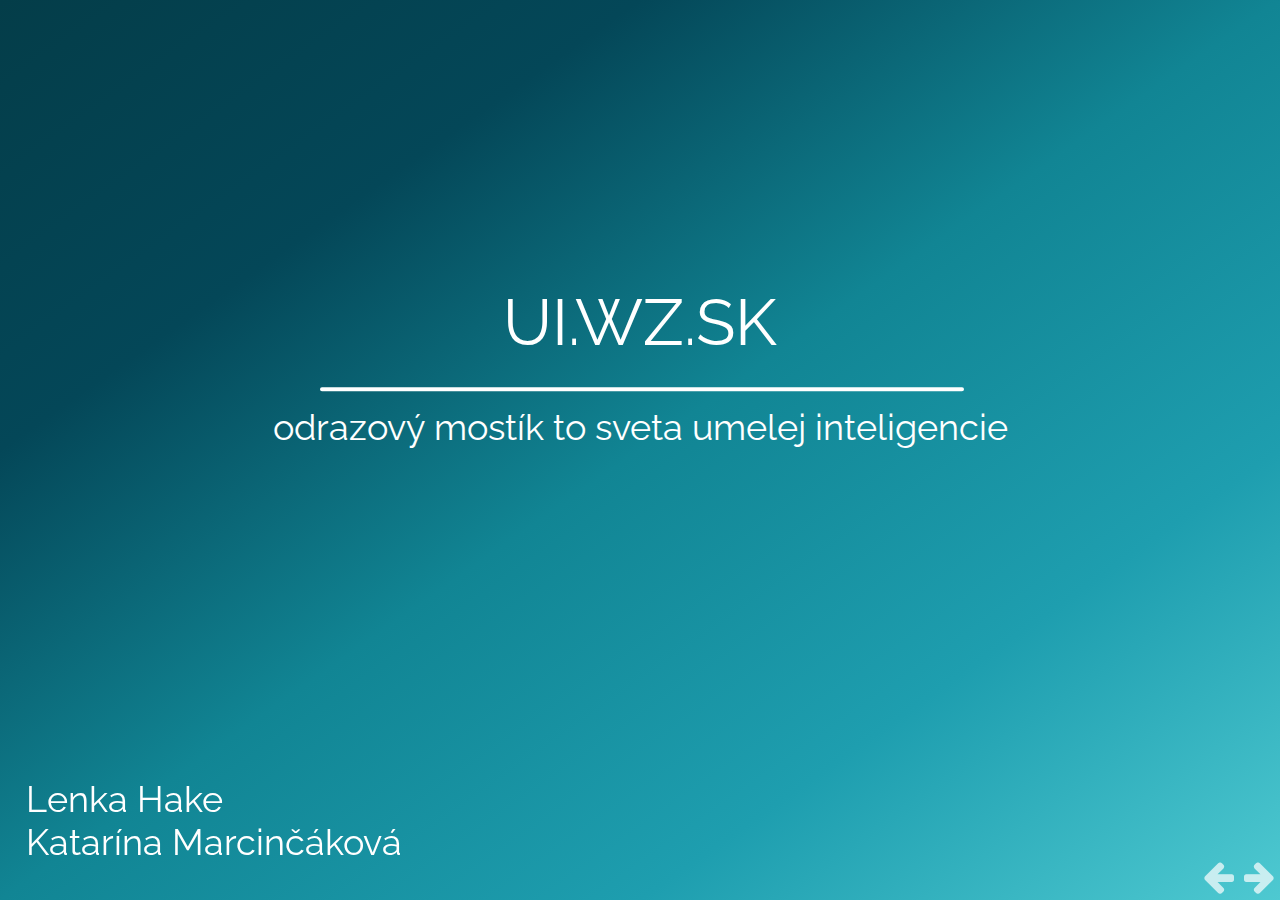
<file: presentation/index.html>
<!DOCTYPE html>
<html>
    <head>
        <title>AI - web</title>
        <meta charset="UTF-8">
        <meta name="viewport" content="width=device-width, initial-scale=1">
        <link rel="stylesheet" href="https://www.w3schools.com/w3css/4/w3.css">
        <link rel="stylesheet" href="https://fonts.googleapis.com/css?family=Raleway">
        <link rel="stylesheet" href="https://cdnjs.cloudflare.com/ajax/libs/font-awesome/4.7.0/css/font-awesome.min.css">
        <script src="//ajax.googleapis.com/ajax/libs/jquery/1.9.1/jquery.min.js"></script>
        <link href="style.css" rel="stylesheet">
    </head>
    <body onkeydown="myFunction(event)">

        <div class="content shown">
            <div class="title"> 
                <p class="titleText">UI.WZ.SK</p> <br>
                <hr>
                <p>odrazový mostík to sveta umelej inteligencie</p> 
            </div>
            <p class="author">
                Lenka Hake <br>
                Katarína Marcinčáková
            </p>
        </div>

        <div class="content hidden">
            <div class="w3-row w3-center">
                <div class="w3-quater w3-hide-small"> </div>
                <div class="w3-rest">
                    <p class="titleText ttContent">Ciele</p> <br>
                    <hr>
                </div>
                <div class="w3-quater w3-hide-small"> </div>
            </div>
            <div class="w3-row-padding w3-center text">
                <div class="w3-third">
                    <i class="fa fa-desktop w3-margin-bottom w3-jumbo w3-center"></i>
                    <p>Propagovať</p>
                </div>
                <div class="w3-third">
                    <i class="fa fa-heart w3-margin-bottom w3-jumbo"></i>
                    <p>Láska k UI</p>
                </div>
                <div class="w3-third">
                    <i class="fa fa-leanpub w3-margin-bottom w3-jumbo"></i>
                    <p>Vysvetľovať</p>
                </div>
            </div>
        </div>

        <div class="content hidden">
            <div class="w3-row w3-center">
                <div class="w3-quater w3-hide-small"> </div>
                <div class="w3-rest">
                    <p class="titleText ttContent">Nástroje</p> <br>
                    <hr>
                </div>
                <div class="w3-quater w3-hide-small"> </div>
            </div>
            <div class="w3-row-padding w3-center text2">
                <div class="w3-third">
                    <img src="../images/html.png" alt="html logo" class="logo">
                </div>
                <div class="w3-third">
                    <img src="../images/css.png" alt="css logo" class="logo">
                </div>
                <div class="w3-third">
                    <img src="../images/js.png" alt="js logo" class="logo">
                </div>
            </div>
            <div class="w3-row-padding w3-center text2">
                <div class="w3-col s2 m2 l2 padText">a </div>
                <div class="w3-col s3 m3 l3">
                    <img src="../images/Octocat.png" alt="github logo" class="logo">
                </div>
                <div class="w3-col s2 m2 l2 padText">a </div>
                <div class="w3-col s3 m3 l3">
                    <img src="../images/vscode.png" alt="vs code logo" class="logo">
                </div>
                <div class="w3-col s2 m2 l2 padText">a </div>
            </div>
        </div>

        <div class="title">
            <div class="content hidden"> 
                <p class="titleText">Výsledok</p> <br>
                <hr>
            </div>
        </div> 

        <div class="content hidden">
            <div class="w3-row w3-center">
                <div class="w3-quater w3-hide-small"> </div>
                <div class="w3-rest">
                    <p class="titleText ttContent">Plány do budúcna</p> <br>
                    <hr>
                </div>
                <div class="w3-quater w3-hide-small"> </div>
            </div>
            <div class="text2 w3-center">
                <p>
                    <ul>
                        <li>prihlasovanie</li><br>
                        <li>on-line testy</li><br>
                        <li>viac ukážkových kódov</li><br>
                    </ul>
                </p>
            </div>
        </div>

        <div class="content hidden">
            <div class="w3-row w3-center">
                <div class="w3-quater w3-hide-small"> </div>
                <div class="w3-rest">
                    <p class="titleText ttContent">Zhrnutie</p> <br>
                    <hr>
                </div>
                <div class="w3-quater w3-hide-small"> </div>
            </div>
            <div class="text2 w3-center">
                <p>
                    <ul>
                        <li>základné poznatky o AI v slovenskom jazyku</li><br>
                        <li>ľahko dostupný zdroj informácií</li><br>
                        <li>vhodný aj pre úplných nováčikov</li><br>
                        <li>odrazový mostík do sveta umelej inteligencie</li><br>
                    </ul>
                </p>
            </div>
        </div>
 
        <div class="title">
            <div class="content hidden"> 
                <p class="titleText">Ďakujeme za pozornosť</p> <br>
                <hr>
            </div>
        </div> 

        <div class="navbar">
            <i class="fa fa-arrow-right navArrow" aria-hidden="true" onclick="changeSlide(0)"></i>
            <i class="fa fa-arrow-left navArrow" aria-hidden="true" onclick="changeSlide(1)"></i>
        </div>

        <script src="https://ajax.aspnetcdn.com/ajax/jQuery/jquery-3.4.1.min.js"></script>
        <script src="https://github.com/twbs/bootstrap/blob/master/dist/js/bootstrap.bundle.min.js"></script>
        <script src="script.js"></script>
    </body>
</html>
</file>
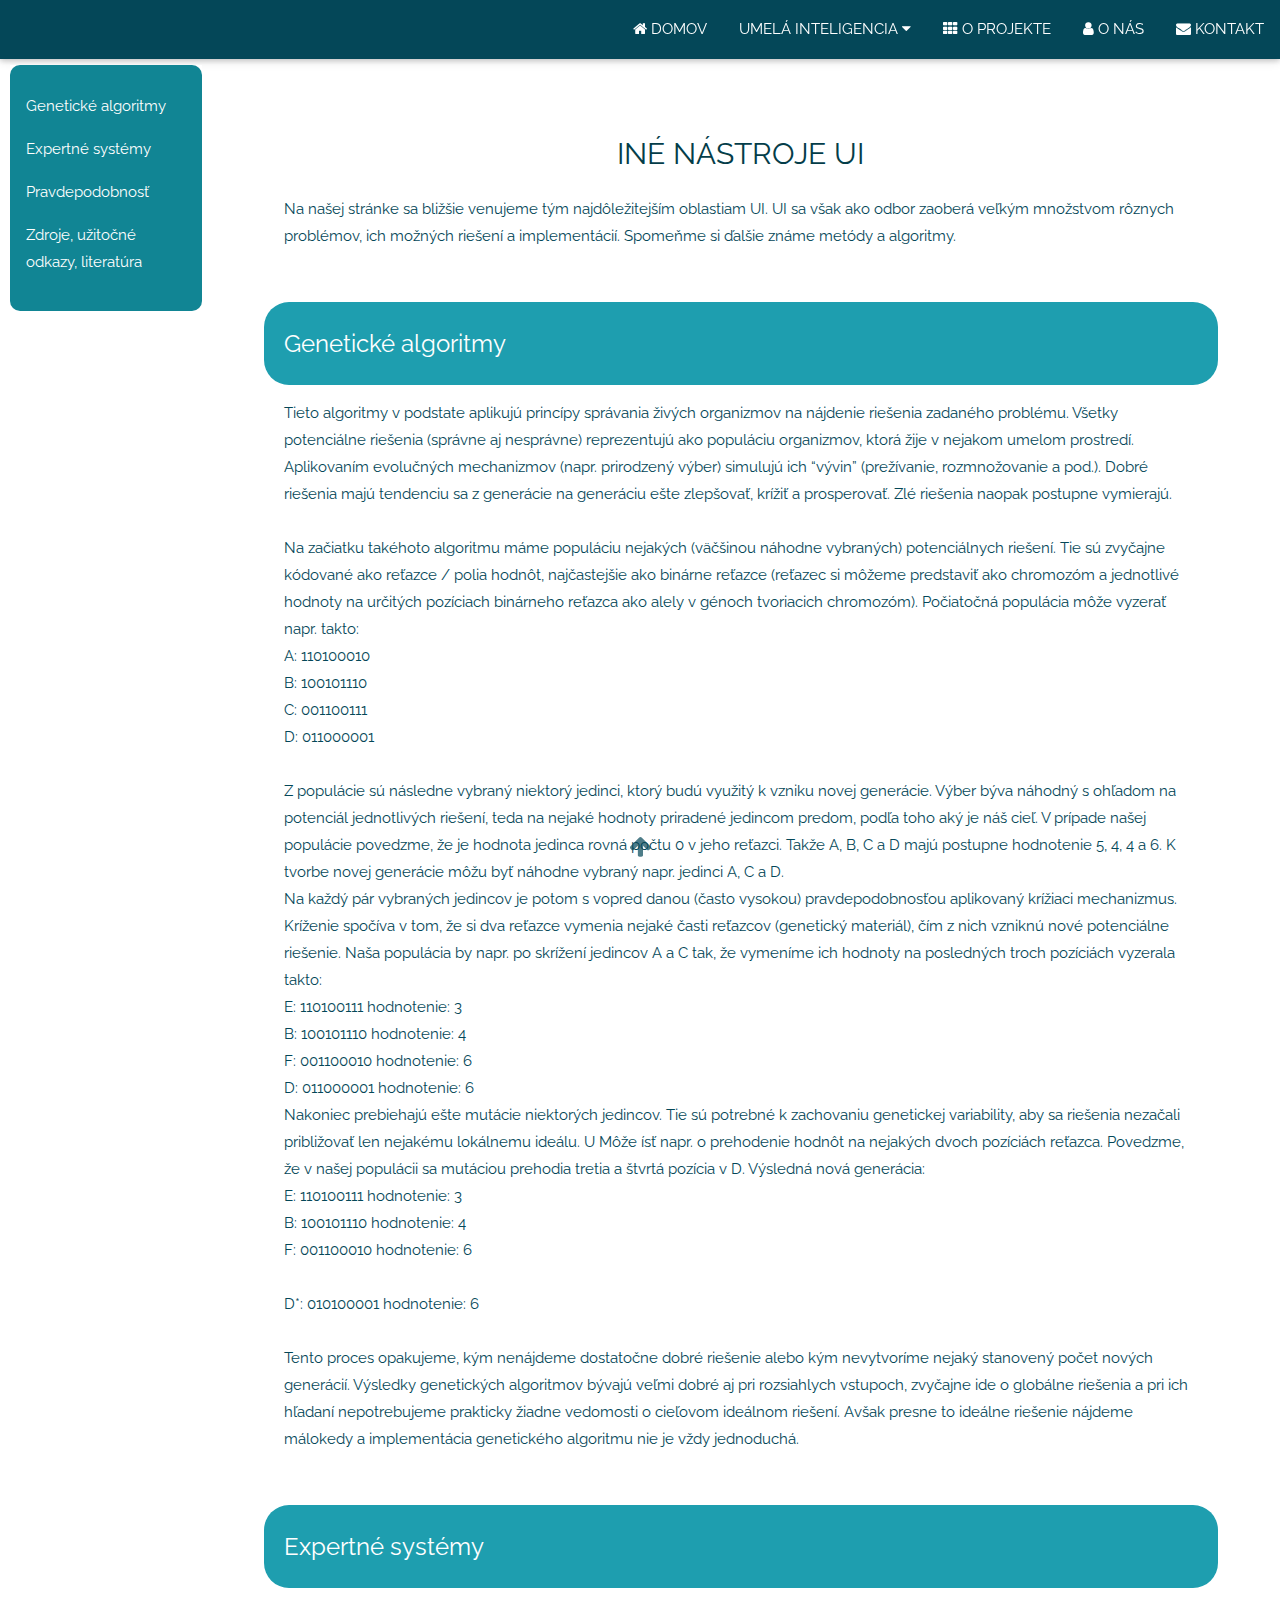
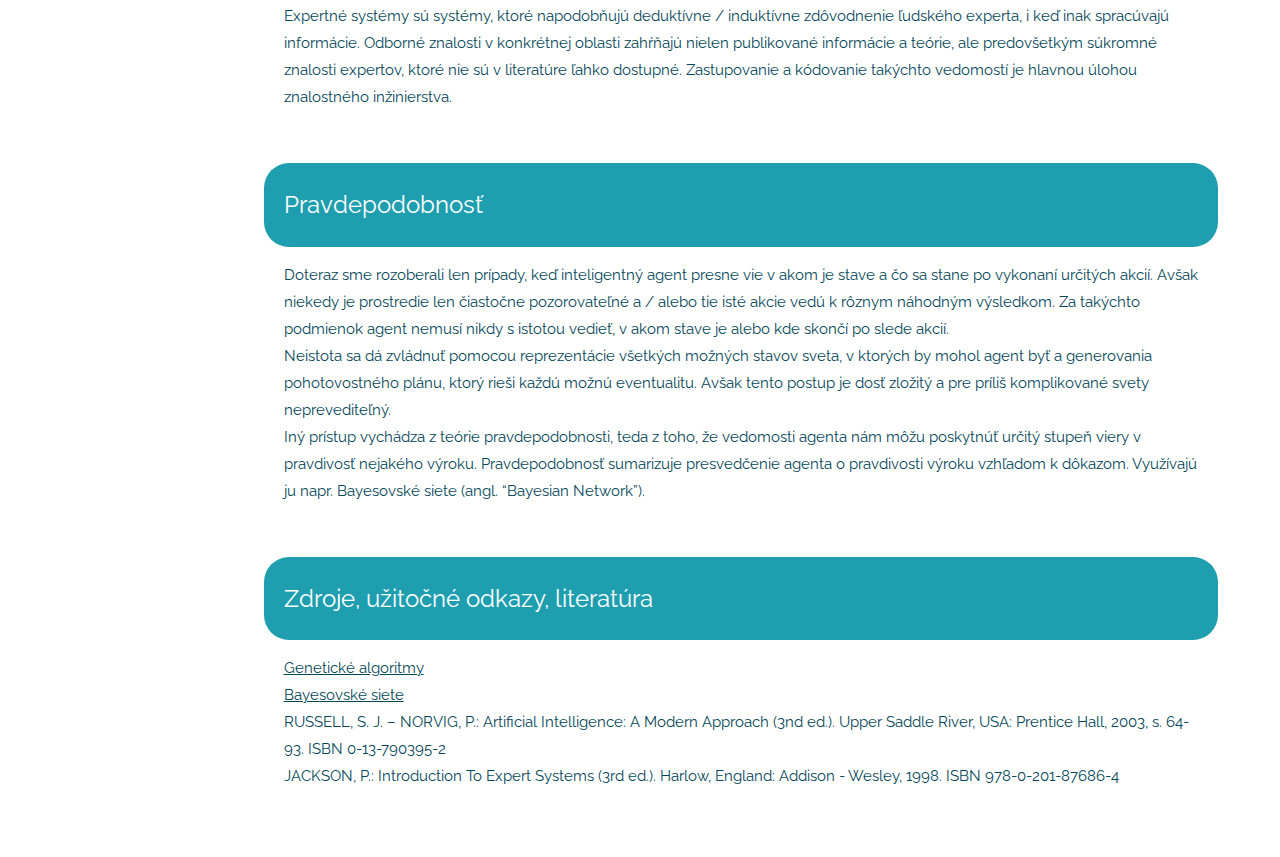
<file: in.html>
<!DOCTYPE html>
<html>
  <title>Umelá inteligencia</title>
  <meta charset="UTF-8">
  <meta name="viewport" content="width=device-width, initial-scale=1">
  <link rel="stylesheet" href="https://www.w3schools.com/w3css/4/w3.css">
  <link rel="stylesheet" href="https://fonts.googleapis.com/css?family=Raleway">
  <link rel="stylesheet" href="https://cdnjs.cloudflare.com/ajax/libs/font-awesome/4.7.0/css/font-awesome.min.css">
  <link href="style.css" rel="stylesheet">

  <body>

    <!-- Navbar (sit on top) -->
    <div class="w3-top">
      <div class="w3-bar bgcol-0 w3-card" id="myNavbar">
        <!-- Right-sided navbar links -->
        <div class="w3-right w3-hide-small w3-hide-medium">
        <a href="index.html#home" class="w3-bar-item w3-button"><i class="fa fa-home"></i> DOMOV</a>
        <div class="w3-dropdown-hover w3-mobile">
          <button class="w3-button">UMELÁ INTELIGENCIA <i class="fa fa-caret-down"></i></button>
          <div class="w3-dropdown-content w3-bar-block scbr">
            <a href="uvod.html" class="w3-bar-item w3-button w3-mobile">Úvod</a>
            <a href="uav.html" class="w3-bar-item w3-button w3-mobile">Úlohy a výzvy</a>
            <a href="sh.html" class="w3-bar-item w3-button w3-mobile">Stručná história</a>
            <a href="nv.html" class="w3-bar-item w3-button w3-mobile">Nástroje - Vyhľadávanie</a>
            <a href="ns.html" class="w3-bar-item w3-button w3-mobile">Nástroje - Strojové učenie a UNS</a>
            <a href="nl.html" class="w3-bar-item w3-button w3-mobile">Nástroje - Logika</a>
            <a href="in.html" class="w3-bar-item w3-button w3-mobile">Iné nástroje UI</a>
          </div>
        </div>
          <a href="index.html#work" class="w3-bar-item w3-button"><i class="fa fa-th"></i> O PROJEKTE</a>
          <a href="index.html#team" class="w3-bar-item w3-button"><i class="fa fa-user"></i> O NÁS</a>
          <a href="index.html#contact" class="w3-bar-item w3-button"><i class="fa fa-envelope"></i> KONTAKT</a>
        </div>
        <!-- Hide right-floated links on small screens and replace them with a menu icon -->

        <a href="javascript:void(0)" class="w3-bar-item w3-button w3-right w3-hide-large" onclick="w3_open()">
          <i class="fa fa-bars"></i>
        </a>
      </div>
    </div>

    <!-- Sidebar on small screens when clicking the menu icon -->
    <nav class="w3-sidebar w3-bar-block w3-black w3-card w3-animate-left w3-hide-large" style="display:none" id="mySidebar">
      <a href="javascript:void(0)" onclick="w3_close()" class="w3-bar-item w3-button w3-large w3-padding-16">Close ×</a>
      <a href="index.html#home" onclick="w3_close()" class="w3-bar-item w3-button">DOMOV</a>
      <div class="w3-dropdown-hover w3-mobile">
        <button class="w3-button">UMELÁ INTELIGENCIA <i class="fa fa-caret-down"></i></button>
        <div class="w3-dropdown-content w3-bar-block scbr">
          <a href="uvod.html" class="w3-bar-item w3-button w3-mobile">Úvod</a>
          <a href="uav.html" class="w3-bar-item w3-button w3-mobile">Úlohy a výzvy</a>
          <a href="sh.html" class="w3-bar-item w3-button w3-mobile">Stručná história</a>
          <a href="nv.html" class="w3-bar-item w3-button w3-mobile">Nástroje - Vyhľadávanie</a>
          <a href="ns.html" class="w3-bar-item w3-button w3-mobile">Nástroje - Strojové učenie a UNS</a>
          <a href="nl.html" class="w3-bar-item w3-button w3-mobile">Nástroje - Logika</a>
          <a href="in.html" class="w3-bar-item w3-button w3-mobile">Iné nástroje UI</a>
        </div>
      </div>
      <a href="index.html#work" onclick="w3_close()" class="w3-bar-item w3-button">O PROJEKTE</a>
      <a href="index.html#team" onclick="w3_close()" class="w3-bar-item w3-button">O NÁS</a>
      <a href="index.html#contact" onclick="w3_close()" class="w3-bar-item w3-button">KONTAKT</a>
    </nav>


    <!-- content -->
         <div id="main">

           <div class="w3-sidebar w3-bar-block" id="nav">
             <div id="sideNav">
               <!-- Navbar (ntb/pc screen) -->
               <div class="w3-hide-small w3-hide-medium">
                 <a href="#ga" class="w3-bar-item w3-button">Genetické algoritmy</a>
                 <a href="#es" class="w3-bar-item w3-button">Expertné systémy</a>
                 <a href="#pr" class="w3-bar-item w3-button">Pravdepodobnosť</a>
                 <a href="#zao" class="w3-bar-item w3-button">Zdroje, užitočné odkazy, literatúra</a> <br>
               </div>
               <!-- Hide right-floated links on small screens and replace them with a menu icon -->
               <a href="javascript:void(0)" class="w3-bar-item w3-button w3-right w3-hide-large" onclick="s_open()">
                 <i class="fa fa-bars"></i>
               </a>
             </div>
           </div>

           <!-- Sidebar on small screens when clicking the menu icon -->
           <nav class="w3-sidebar w3-bar-block w3-black w3-card w3-animate-left w3-hide-large" style="display:none" id="Sidebar">
             <a href="javascript:void(0)" onclick="s_close()" class="w3-bar-item w3-button w3-large w3-padding-16">Close ×</a>
             <a href="#ga" onclick="s_close()" class="w3-bar-item w3-button">Genetické algoritmy</a> <br>
             <a href="#es" onclick="s_close()" class="w3-bar-item w3-button">Expertné systémy</a> <br>
             <a href="#pr" onclick="s_close()" class="w3-bar-item w3-button">Pravdepodobnosť</a> <br>
             <a href="#zao" onclick="s_close()" class="w3-bar-item w3-button">Zdroje, užitočné odkazy, literatúra</a>
           </nav>

           <!-- text -->
           <div class="bgcol-2 w3-right" id="content">
               <h2 class="w3-center">INÉ NÁSTROJE UI</h2>
               <p>
                 Na našej stránke sa bližšie venujeme tým najdôležitejším oblastiam UI. UI sa však ako odbor zaoberá veľkým množstvom rôznych problémov, ich možných riešení a implementácií. Spomeňme si ďalšie známe metódy a algoritmy.
               </p> <br>

               <span id="ga" class="spanPad"></span>
               <h3>Genetické algoritmy</h3>
               <p>
                 Tieto algoritmy v podstate aplikujú princípy správania živých organizmov na nájdenie riešenia zadaného problému. Všetky potenciálne riešenia (správne aj nesprávne) reprezentujú ako populáciu organizmov, ktorá žije v nejakom umelom prostredí. Aplikovaním evolučných mechanizmov (napr. prirodzený výber) simulujú ich “vývin” (prežívanie, rozmnožovanie a pod.). Dobré riešenia majú tendenciu sa z generácie na generáciu ešte zlepšovať, krížiť a prosperovať. Zlé riešenia naopak postupne vymierajú. <br> <br>
                 Na začiatku takéhoto algoritmu máme populáciu nejakých (väčšinou náhodne vybraných) potenciálnych riešení. Tie sú zvyčajne kódované ako reťazce / polia hodnôt, najčastejšie ako binárne reťazce (reťazec si môžeme predstaviť ako chromozóm a jednotlivé hodnoty na určitých pozíciach binárneho reťazca ako alely v génoch tvoriacich chromozóm). Počiatočná populácia môže vyzerať napr. takto:<br>
                 A:    110100010 <br>
                 B:    100101110 <br>
                 C:    001100111 <br>
                 D:    011000001 <br> <br>
                 Z populácie sú následne vybraný niektorý jedinci, ktorý budú využitý k vzniku novej generácie. Výber býva náhodný s ohľadom na potenciál jednotlivých riešení, teda na nejaké hodnoty priradené jedincom predom, podľa toho aký je náš cieľ. V prípade našej populácie povedzme, že je hodnota jedinca rovná počtu 0 v jeho reťazci. Takže A, B, C a D majú postupne hodnotenie 5, 4, 4 a 6. K tvorbe novej generácie môžu byť náhodne vybraný napr. jedinci A, C a D. <br>
                 Na každý pár vybraných jedincov je potom s vopred danou (často vysokou) pravdepodobnosťou aplikovaný krížiaci mechanizmus. Kríženie spočíva v tom, že si dva reťazce vymenia nejaké časti reťazcov (genetický materiál), čím z nich vzniknú nové potenciálne riešenie. Naša populácia by napr. po skrížení jedincov A a C tak, že vymeníme ich hodnoty na posledných troch pozíciách vyzerala takto: <br>
                 E:    110100111    hodnotenie:    3 <br>
                 B:    100101110    hodnotenie:    4 <br>
                 F:    001100010    hodnotenie:    6 <br>
                 D:    011000001    hodnotenie:    6 <br>
                 Nakoniec prebiehajú ešte mutácie niektorých jedincov. Tie sú potrebné k zachovaniu genetickej variability, aby sa riešenia nezačali približovať len nejakému lokálnemu ideálu. U Môže ísť napr. o prehodenie hodnôt na nejakých dvoch pozíciách reťazca. Povedzme, že v našej populácii sa mutáciou prehodia tretia a štvrtá pozícia v D. Výsledná nová generácia: <br>
                 E:    110100111    hodnotenie:    3 <br>
                 B:    100101110    hodnotenie:    4 <br>
                 F:    001100010    hodnotenie:    6 <br> <br>
                 D*:    010100001    hodnotenie:    6 <br> <br>
                Tento proces opakujeme, kým nenájdeme dostatočne dobré riešenie alebo kým nevytvoríme nejaký stanovený počet nových generácií. Výsledky genetických algoritmov bývajú veľmi dobré aj pri rozsiahlych vstupoch, zvyčajne ide o globálne riešenia a pri ich hľadaní nepotrebujeme prakticky žiadne vedomosti o cieľovom ideálnom riešení. Avšak presne to ideálne riešenie nájdeme málokedy a implementácia genetického algoritmu nie je vždy jednoduchá.

               </p> <br>

               <span id="es" class="spanPad"></span>
               <h3>Expertné systémy</h3>
               <p>
                 Expertné systémy sú systémy, ktoré napodobňujú deduktívne / induktívne zdôvodnenie ľudského experta, i keď inak spracúvajú informácie. Odborné znalosti v konkrétnej oblasti zahŕňajú nielen publikované informácie a teórie, ale predovšetkým súkromné znalosti expertov, ktoré nie sú v literatúre ľahko dostupné. Zastupovanie a kódovanie takýchto vedomostí je hlavnou úlohou znalostného inžinierstva.
               </p> <br>

               <span id="pr" class="spanPad"></span>
               <h3>Pravdepodobnosť</h3>
               <p>
                 Doteraz sme rozoberali len prípady, keď inteligentný agent presne vie v akom je stave a čo sa stane po vykonaní určitých akcií. Avšak niekedy je prostredie len čiastočne pozorovateľné a / alebo tie isté akcie vedú k rôznym náhodným výsledkom. Za takýchto podmienok agent nemusí nikdy s istotou vedieť, v akom stave je alebo kde skončí po slede akcií. <br>
                 Neistota sa dá zvládnuť pomocou reprezentácie všetkých možných stavov sveta, v ktorých by mohol agent byť a generovania pohotovostného plánu, ktorý rieši každú možnú eventualitu. Avšak tento postup je dosť zložitý a pre príliš komplikované svety neprevediteľný. <br>
                 Iný prístup vychádza z teórie pravdepodobnosti, teda z toho, že vedomosti agenta nám môžu poskytnúť určitý stupeň viery v pravdivosť nejakého výroku. Pravdepodobnosť sumarizuje presvedčenie agenta o pravdivosti výroku vzhľadom k dôkazom. Využívajú ju napr. Bayesovské siete (angl. “Bayesian Network”). <br>

               </p> <br>

               <span id="zao" class="spanPad"></span>
               <h3>Zdroje, užitočné odkazy, literatúra</h3>
               <p>
                 <a href="https://cgg.mff.cuni.cz/~pepca/prg022/luner.html">Genetické algoritmy</a> <br>
                 <a href="http://staff.utia.cas.cz/vomlel/slides/presentace-medic-info-new-1250.pdf">Bayesovské siete</a> <br>
                 RUSSELL, S. J. – NORVIG, P.: Artificial Intelligence: A Modern Approach (3nd ed.). Upper Saddle River, USA: Prentice Hall, 2003, s. 64-93. ISBN 0-13-790395-2 <br>
                 JACKSON, P.: Introduction To Expert Systems (3rd ed.). Harlow, England: Addison - Wesley, 1998. ISBN 978-0-201-87686-4
               </p>

           </div>

         </div>


        <!-- Footer -->
        <footer class="w3-xlarge w3-center w3-padding-32 w3-bottom">
          <a href="#main" class="w3-center arrow w3-circle"><i class="fa fa-arrow-up w3-center"></i></a>
        <!--
            <div class="w3-xlarge w3-section">
            <i class="fa fa-facebook-official w3-hover-opacity"></i>
            <i class="fa fa-instagram w3-hover-opacity"></i>
            <i class="fa fa-snapchat w3-hover-opacity"></i>
            <i class="fa fa-pinterest-p w3-hover-opacity"></i>
            <i class="fa fa-twitter w3-hover-opacity"></i>
            <i class="fa fa-linkedin w3-hover-opacity"></i>
          </div> -->
        </footer>

        <script>

        // Toggle between showing and hiding the sidebar when clicking the menu icon
        var mySidebar = document.getElementById("mySidebar");

        function w3_open() {
          if (mySidebar.style.display === 'block') {
            mySidebar.style.display = 'none';
          } else {
            mySidebar.style.display = 'block';
            sidebar.style.display = "none";
          }
        }

        // Close the sidebar with the close button
        function w3_close() {
            mySidebar.style.display = "none";
        }

        var sidebar = document.getElementById("Sidebar");

        function s_open() {
          if (sidebar.style.display === 'block') {
            sidebar.style.display = 'none';
          } else {
            sidebar.style.display = 'block';
            mySidebar.style.display = "none";
          }
        }

        // Close the sidebar with the close button
        function s_close() {
            sidebar.style.display = "none";
        }

        </script>

      </body>
</html>
</file>
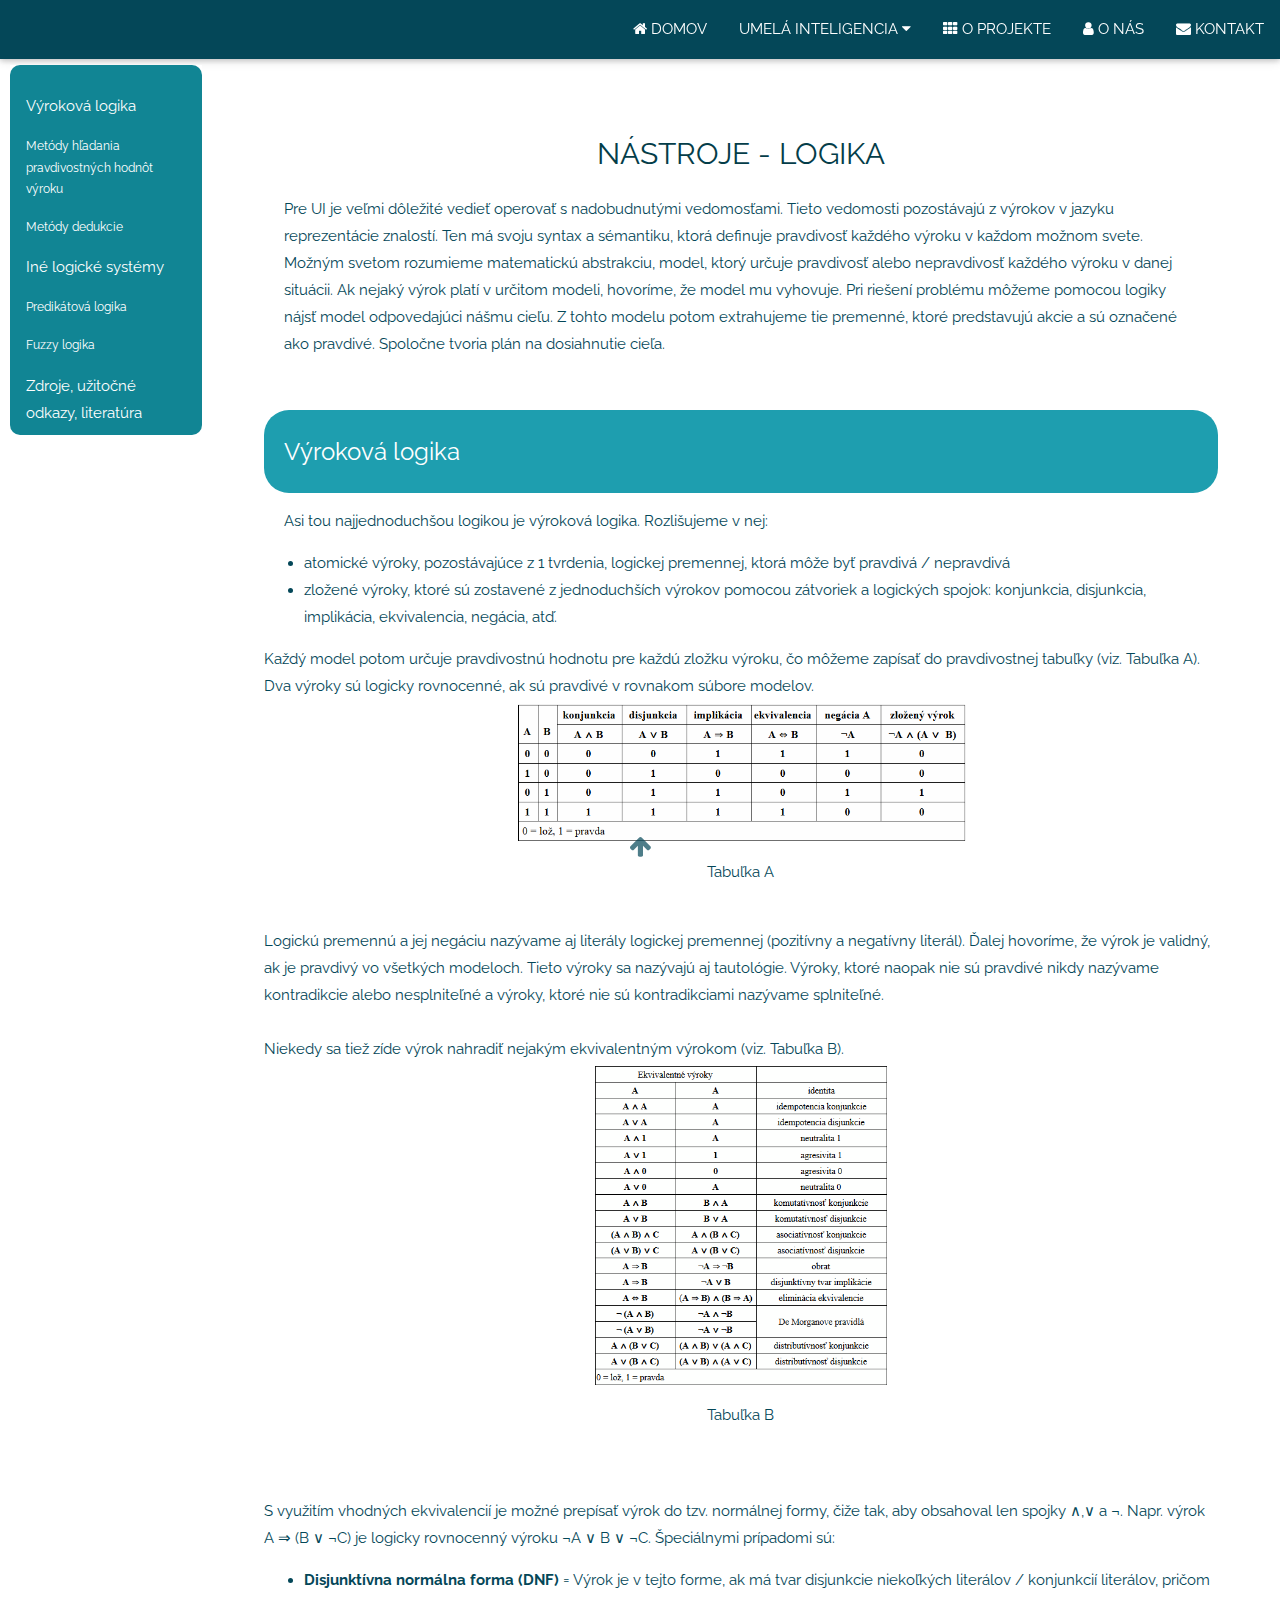
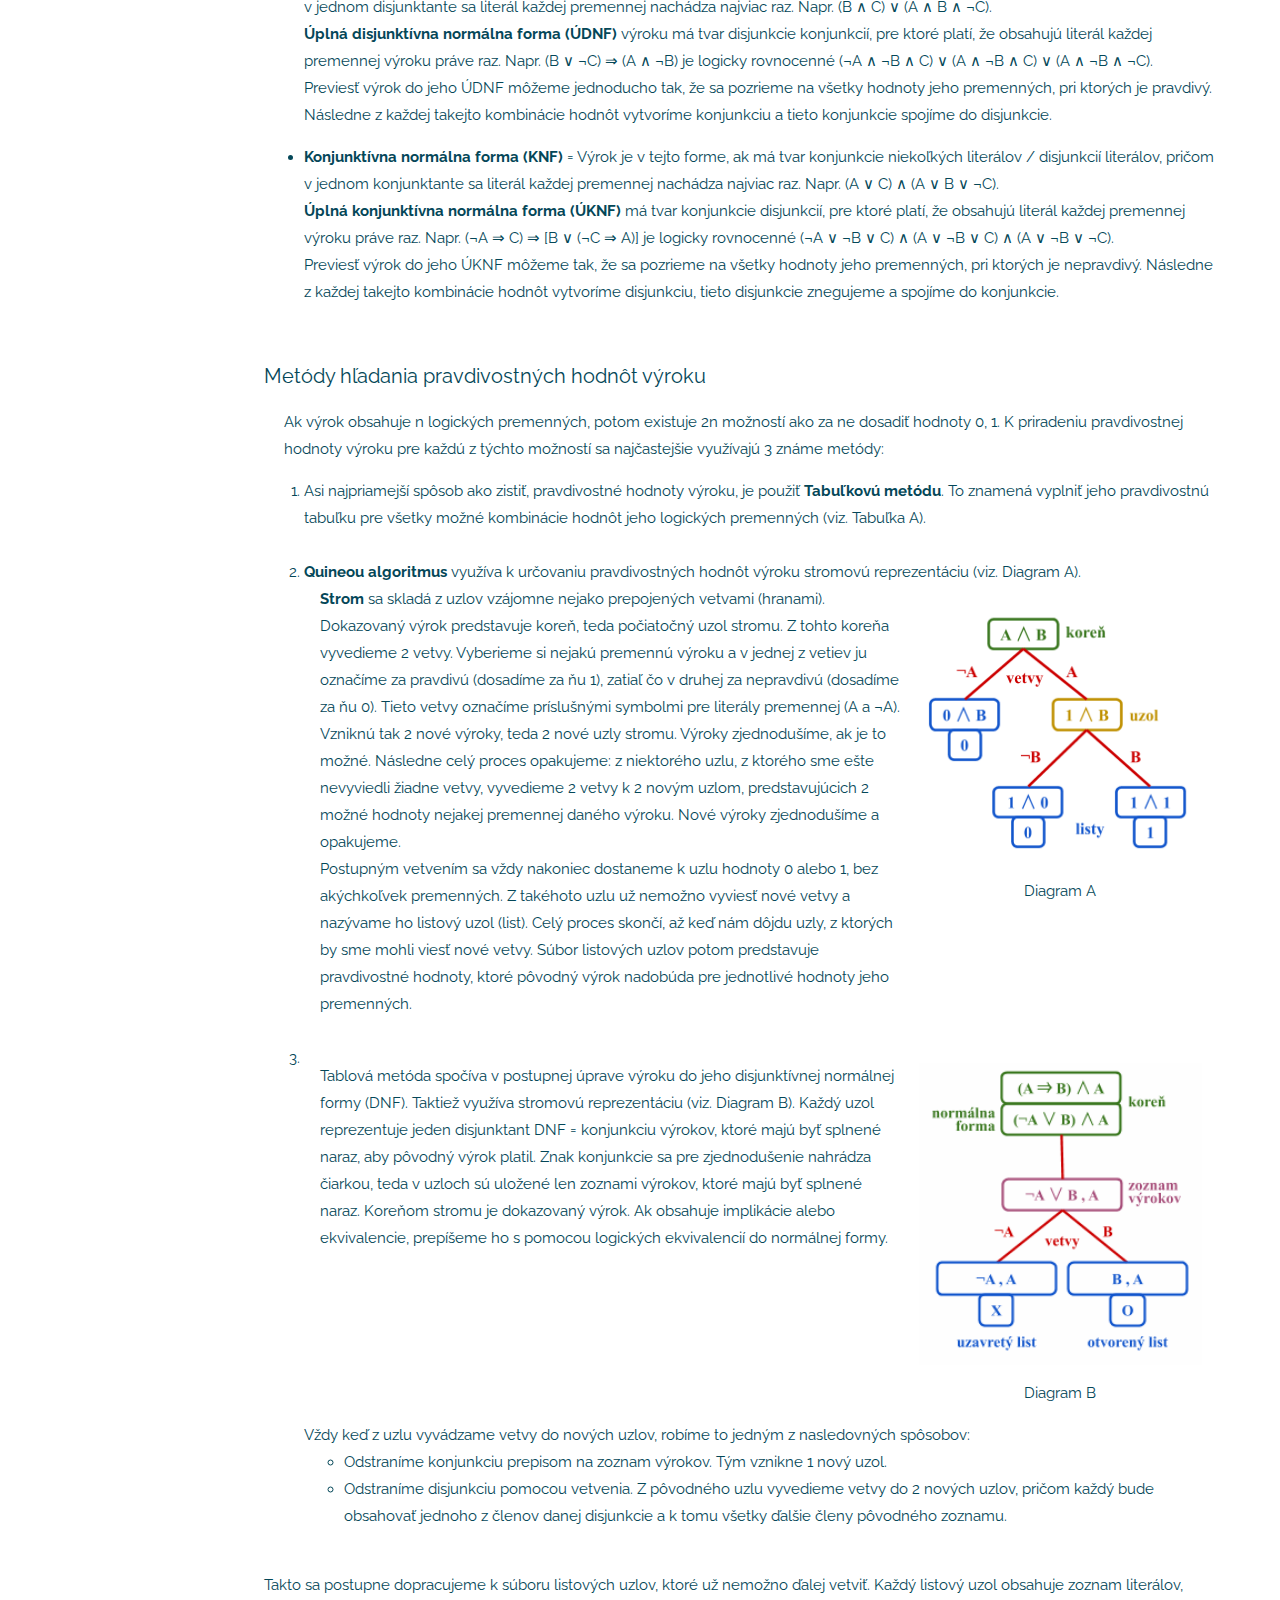
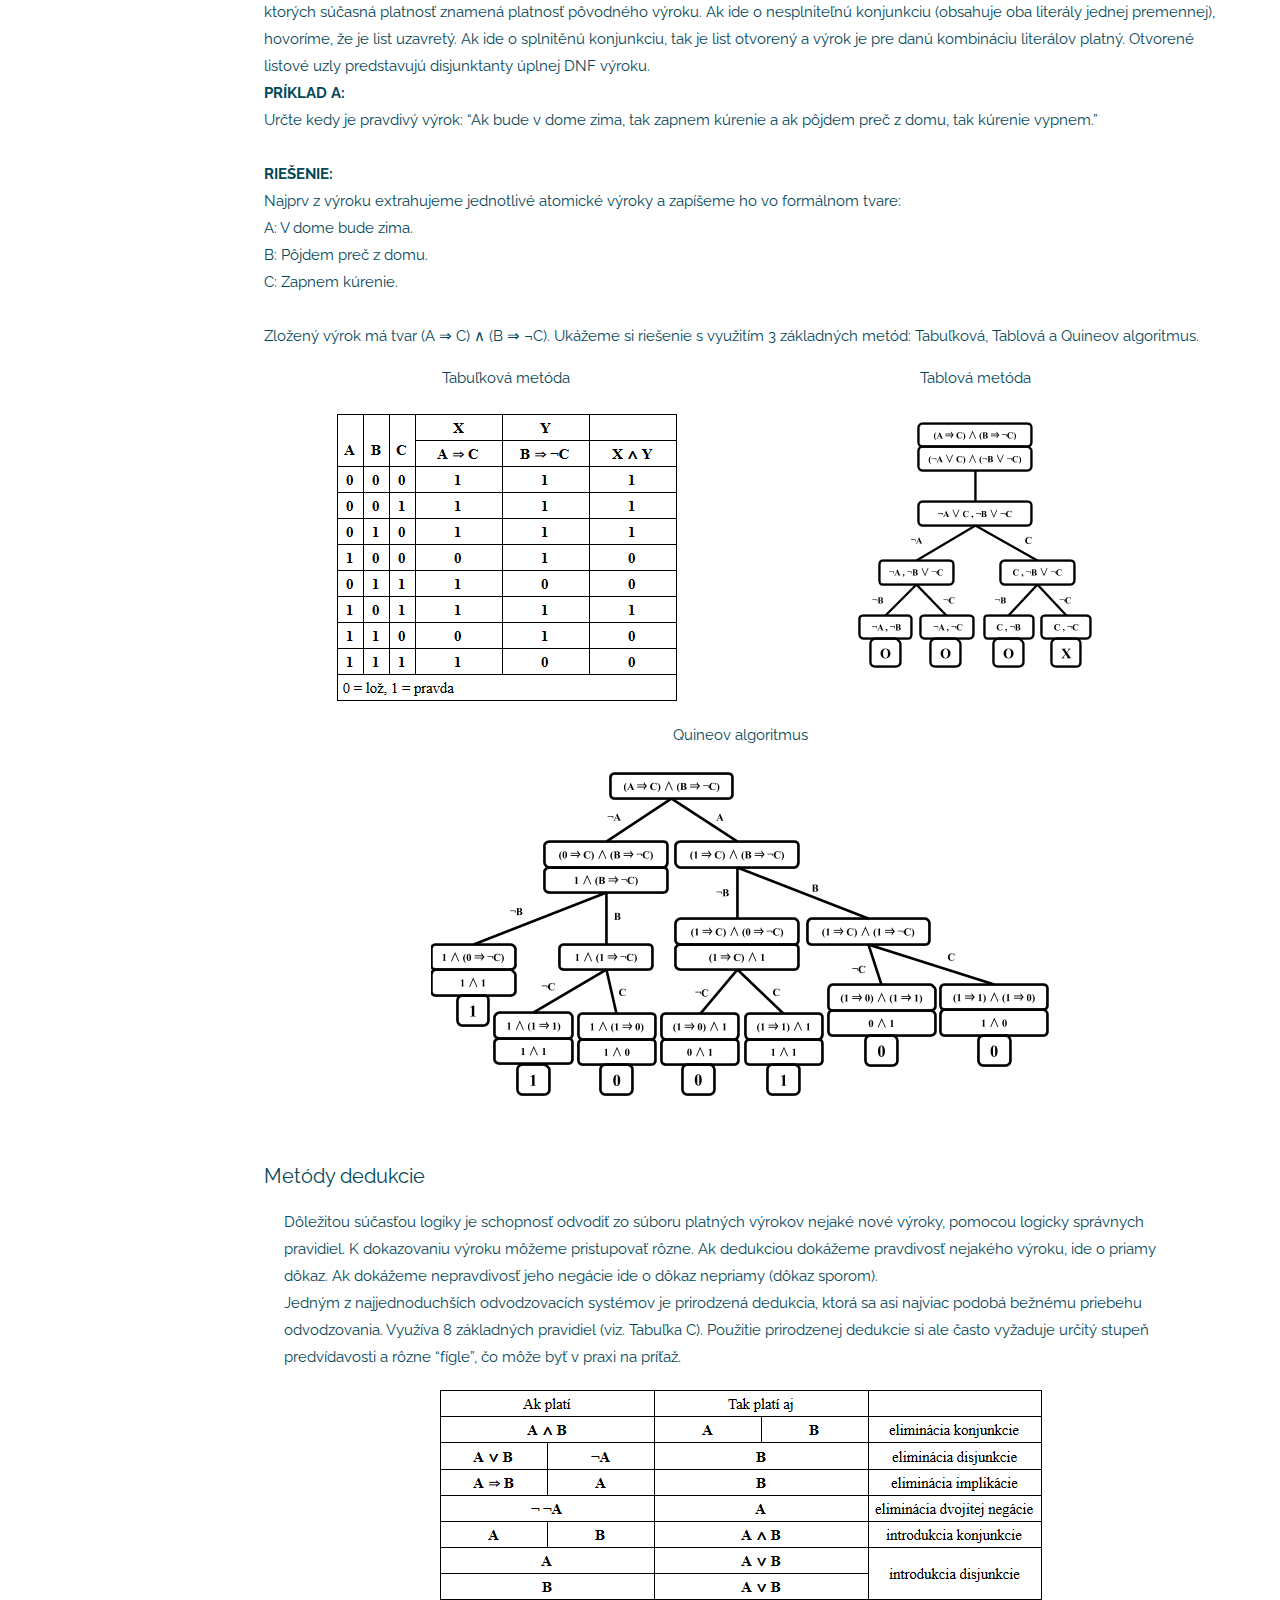
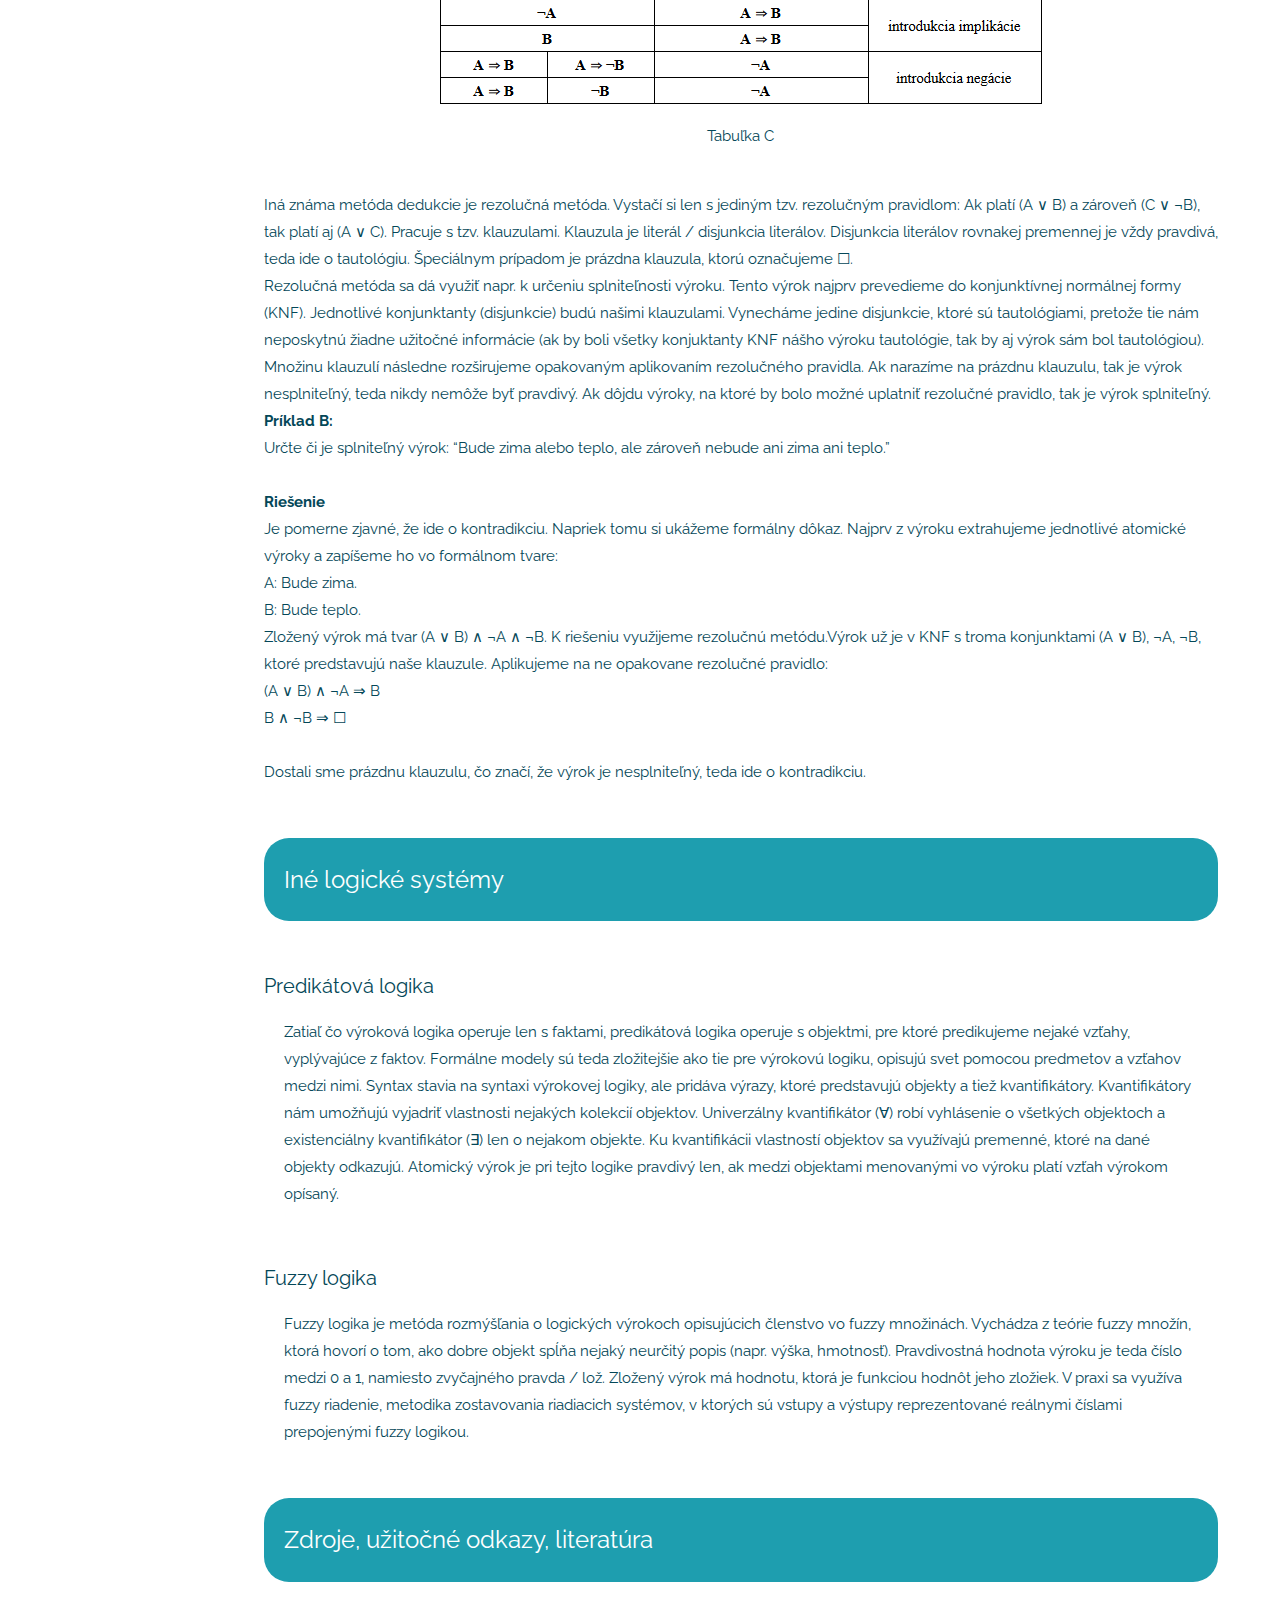
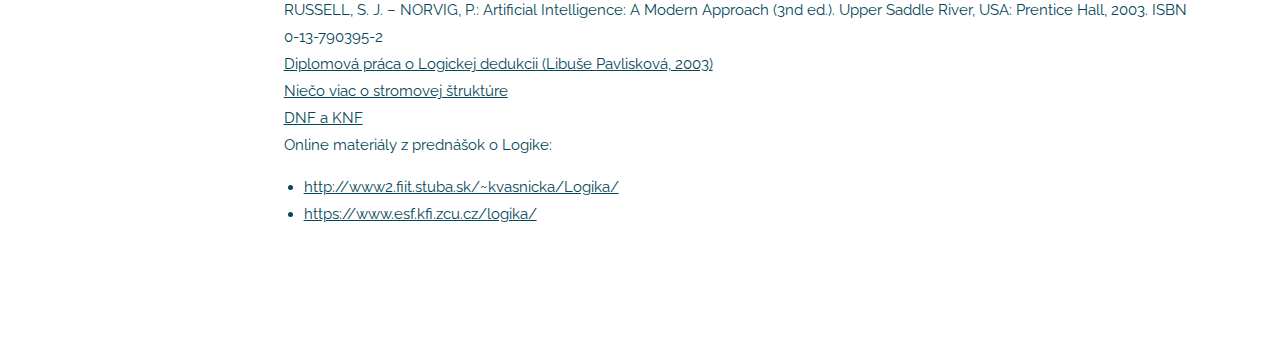
<file: nl.html>
<!DOCTYPE html>
<html>
  <head>
    <title>Umelá inteligencia</title>
    <meta charset="UTF-8">
    <meta name="viewport" content="width=device-width, initial-scale=1">
    <link rel="stylesheet" href="https://www.w3schools.com/w3css/4/w3.css">
    <link rel="stylesheet" href="https://fonts.googleapis.com/css?family=Raleway">
    <link rel="stylesheet" href="https://cdnjs.cloudflare.com/ajax/libs/font-awesome/4.7.0/css/font-awesome.min.css">
    <link href="style.css" rel="stylesheet">
    <link href="https://fonts.googleapis.com/css?family=Montserrat&display=swap" rel="stylesheet">
    
  </head>

  <body>

    <!-- Navbar (ntb/pc screen) -->
    <div class="w3-top">
      <div class="w3-bar bgcol-0 w3-card" id="myNavbar">
        <div class="w3-right w3-hide-small w3-hide-medium">
        <a href="index.html#home" class="w3-bar-item w3-button"><i class="fa fa-home"></i> DOMOV</a>
        <div class="w3-dropdown-hover w3-mobile">
          <button class="w3-button">UMELÁ INTELIGENCIA <i class="fa fa-caret-down"></i></button>
          <div class="w3-dropdown-content w3-bar-block scbr">
            <a href="uvod.html" class="w3-bar-item w3-button w3-mobile">Úvod</a>
            <a href="uav.html" class="w3-bar-item w3-button w3-mobile">Úlohy a výzvy</a>
            <a href="sh.html" class="w3-bar-item w3-button w3-mobile">Stručná história</a>
            <a href="nv.html" class="w3-bar-item w3-button w3-mobile">Nástroje - Vyhľadávanie</a>
            <a href="ns.html" class="w3-bar-item w3-button w3-mobile">Nástroje - Strojové učenie a UNS</a>
            <a href="nl.html" class="w3-bar-item w3-button w3-mobile">Nástroje - Logika</a>
            <a href="in.html" class="w3-bar-item w3-button w3-mobile">Iné nástroje UI</a>
          </div>
        </div>
          <a href="index.html#work" class="w3-bar-item w3-button"><i class="fa fa-th"></i> O PROJEKTE</a>
          <a href="index.html#team" class="w3-bar-item w3-button"><i class="fa fa-user"></i> O NÁS</a>
          <a href="index.html#contact" class="w3-bar-item w3-button"><i class="fa fa-envelope"></i> KONTAKT</a>
        </div>
        <!-- Hide right-floated links on small screens and replace them with a menu icon -->

        <a href="javascript:void(0)" class="w3-bar-item w3-button w3-right w3-hide-large" onclick="w3_open()">
          <i class="fa fa-bars"></i>
        </a>
      </div>
    </div>

    <!-- Sidebar on small screens when clicking the menu icon -->
    <nav class="w3-sidebar w3-bar-block w3-black w3-card w3-animate-left w3-hide-large" style="display:none" id="mySidebar">
      <a href="javascript:void(0)" onclick="w3_close()" class="w3-bar-item w3-button w3-large w3-padding-16">Close ×</a>
      <a href="#home" onclick="w3_close()" class="w3-bar-item w3-button">DOMOV</a>
      <div class="w3-dropdown-hover w3-mobile">
        <button class="w3-button">UMELÁ INTELIGENCIA <i class="fa fa-caret-down"></i></button>
        <div class="w3-dropdown-content w3-bar-block scbr">
          <a href="uvod.html" class="w3-bar-item w3-button w3-mobile">Úvod</a>
          <a href="uav.html" class="w3-bar-item w3-button w3-mobile">Úlohy a výzvy</a>
          <a href="sh.html" class="w3-bar-item w3-button w3-mobile">Stručná história</a>
          <a href="nv.html" class="w3-bar-item w3-button w3-mobile">Nástroje - Vyhľadávanie</a>
          <a href="ns.html" class="w3-bar-item w3-button w3-mobile">Nástroje - Strojové učenie a UNS</a>
          <a href="nl.html" class="w3-bar-item w3-button w3-mobile">Nástroje - Logika</a>
          <a href="in.html" class="w3-bar-item w3-button w3-mobile">Iné nástroje UI</a>
        </div>
      </div>
      <a href="#work" onclick="w3_close()" class="w3-bar-item w3-button">O PROJEKTE</a>
      <a href="#team" onclick="w3_close()" class="w3-bar-item w3-button">O NÁS</a>
      <a href="#contact" onclick="w3_close()" class="w3-bar-item w3-button">KONTAKT</a>
    </nav>

<!-- content -->
         <div id="main">

           <div class="w3-sidebar w3-bar-block" id="nav">
             <div id="sideNav">
               <!-- Navbar (ntb/pc screen) -->
               <div class="w3-hide-small w3-hide-medium">
                 <a href="#vl" class="w3-bar-item w3-button">Výroková logika</a>
                 <a href="#mhphv" class="w3-bar-item w3-button podtema">Metódy hľadania pravdivostných hodnôt výroku</a>
                 <a href="#md" class="w3-bar-item w3-button podtema">Metódy dedukcie</a>
                 <a href="#ils" class="w3-bar-item w3-button">Iné logické systémy</a>
                 <a href="#pl" class="w3-bar-item w3-button podtema">Predikátová logika</a>
                 <a href="#fl" class="w3-bar-item w3-button podtema">Fuzzy logika</a>
                 <a href="#zao" class="w3-bar-item w3-button">Zdroje, užitočné odkazy, literatúra</a>
               </div>
               <!-- Hide right-floated links on small screens and replace them with a menu icon -->
               <a href="javascript:void(0)" class="w3-bar-item w3-button w3-right w3-hide-large" onclick="s_open()">
                 <i class="fa fa-bars"></i>
               </a>
             </div>
           </div>

           <!-- Sidebar on small screens when clicking the menu icon -->
           <nav class="w3-sidebar w3-bar-block w3-black w3-card w3-animate-left w3-hide-large" style="display:none" id="Sidebar">
             <a href="javascript:void(0)" onclick="s_close()" class="w3-bar-item w3-button w3-large w3-padding-16">Close ×</a>
             <a href="#vl" onclick="s_close()" class="w3-bar-item w3-button">Výroková logika</a> <br>
             <a href="#mhphv" onclick="s_close()" class="w3-bar-item w3-button podtema">Metódy hľadania pravdivostných hodnôt výroku</a> <br>
             <a href="#md" onclick="s_close()" class="w3-bar-item w3-button podtema">Metódy dedukcie</a> <br>
             <a href="#ils" onclick="s_close()" class="w3-bar-item w3-button">Iné logické systémy</a> <br>
             <a href="#pl" onclick="s_close()" class="w3-bar-item w3-button podtema">Predikátová logika</a> <br>
             <a href="#fl" onclick="s_close()" class="w3-bar-item w3-button podtema">Fuzzy logika</a> <br>
             <a href="#zao" onclick="s_close()" class="w3-bar-item w3-button">Zdroje, užitočné odkazy, literatúra</a>
           </nav>

           <!-- text -->
           <div class="bgcol-2" id="content">
               <h2 class="w3-center">NÁSTROJE - LOGIKA</h2>
               <p>
                 Pre UI je veľmi dôležité vedieť operovať s nadobudnutými vedomosťami. Tieto vedomosti pozostávajú z výrokov v jazyku reprezentácie znalostí. Ten má svoju syntax a sémantiku, ktorá definuje pravdivosť každého výroku v každom možnom svete. Možným svetom rozumieme matematickú abstrakciu, model, ktorý určuje pravdivosť alebo nepravdivosť každého výroku v danej situácii. Ak nejaký výrok platí v určitom modeli, hovoríme, že model mu vyhovuje. Pri riešení problému môžeme pomocou logiky nájsť model odpovedajúci nášmu cieľu. Z tohto modelu potom extrahujeme tie premenné, ktoré predstavujú akcie a sú označené ako pravdivé. Spoločne tvoria plán na dosiahnutie cieľa.
               </p> <br>

               <span id="vl" class="spanPad"></span><h3>Výroková logika</h3>
               <p>
                 Asi tou najjednoduchšou logikou je výroková logika. Rozlišujeme v nej: <br>
                 <ul>
                   <li>atomické výroky, pozostávajúce z 1 tvrdenia, logickej premennej, ktorá môže byť pravdivá / nepravdivá</li>
                   <li>zložené výroky, ktoré sú zostavené z jednoduchších výrokov pomocou zátvoriek a logických spojok: konjunkcia, disjunkcia, implikácia, ekvivalencia, negácia, atď.</li>
                 </ul>
                 Každý model potom určuje pravdivostnú hodnotu pre každú zložku výroku, čo môžeme zapísať do pravdivostnej tabuľky (viz. Tabuľka A). Dva výroky sú logicky rovnocenné, ak sú pravdivé v rovnakom súbore modelov. <br>

                 <div class="w3-row-padding">
                   <div class="w3-col m3 l3">
                     <p> </p>
                   </div>
                   <div class="w3-col m6 l6">
                     <img src="images/table1.png" alt="tabulka 1" width="100%" height="auto">
                     <p class="center-T">Tabuľka A</p>
                   </div>
                   <div class="w3-col m3 l3">
                     <p> </p>
                   </div>
                 </div> <br>

                 Logickú premennú a jej negáciu nazývame aj literály logickej premennej (pozitívny a negatívny literál). Ďalej hovoríme, že výrok je validný, ak je pravdivý vo všetkých modeloch. Tieto výroky sa nazývajú aj tautológie. Výroky, ktoré naopak nie sú pravdivé nikdy nazývame kontradikcie alebo nesplniteľné a výroky, ktoré nie sú kontradikciami nazývame splniteľné. <br> <br>
                 Niekedy sa tiež zíde výrok nahradiť nejakým ekvivalentným výrokom (viz. Tabuľka B).
                 <div class="w3-row-padding">
                   <div class="w3-col m4 l4">
                     <p> </p>
                   </div>
                   <div class="w3-col m4 l4">
                     <img src="images/table2.png" alt="tabulka 2" width="100%" height="auto">
                     <p class="center-T">Tabuľka B</p>
                   </div>
                   <div class="w3-col m4 l4">
                     <p> </p>
                   </div>
                 </div> <br> <br>

                 S využitím vhodných ekvivalencií je možné prepísať výrok do tzv. normálnej formy, čiže tak, aby obsahoval len spojky ∧,∨ a ¬. Napr. výrok A ⇒ (B ∨ ¬C) je logicky rovnocenný výroku ¬A ∨ B ∨ ¬C. Špeciálnymi prípadomi sú:
                 <ul>
                   <li>
                     <b>Disjunktívna normálna forma (DNF)</b> = Výrok je v tejto forme, ak má tvar disjunkcie niekoľkých  literálov / konjunkcií literálov, pričom v jednom disjunktante sa literál každej premennej nachádza najviac raz. Napr. (B ∧ C) ∨ (A ∧ B ∧ ¬C). <br>
                     <b>Úplná disjunktívna normálna forma (ÚDNF)</b> výroku má tvar disjunkcie konjunkcií, pre ktoré platí, že obsahujú literál každej premennej výroku práve raz. Napr. (B ∨ ¬C) ⇒ (A ∧ ¬B) je logicky rovnocenné (¬A ∧ ¬B ∧ C) ∨ (A ∧ ¬B ∧ C) ∨ (A ∧ ¬B ∧ ¬C). <br>
                     Previesť výrok do jeho ÚDNF môžeme jednoducho tak, že sa pozrieme na všetky hodnoty jeho premenných, pri ktorých je pravdivý. Následne z každej takejto kombinácie hodnôt vytvoríme konjunkciu a tieto konjunkcie spojíme do disjunkcie.
                   </li>
                 </ul>
                 <ul>
                   <li>
                     <b>Konjunktívna normálna forma (KNF)</b>   = Výrok je v tejto forme, ak má tvar konjunkcie niekoľkých literálov / disjunkcií literálov, pričom v jednom konjunktante sa literál každej premennej nachádza najviac raz. Napr. (A ∨ C) ∧ (A ∨ B ∨ ¬C). <br>
                     <b>Úplná konjunktívna normálna forma (ÚKNF)</b> má tvar konjunkcie disjunkcií, pre ktoré platí, že obsahujú literál každej premennej výroku práve raz. Napr. (¬A ⇒ C) ⇒ [B ∨ (¬C ⇒ A)] je logicky rovnocenné (¬A ∨ ¬B ∨ C) ∧ (A ∨ ¬B ∨ C) ∧ (A ∨ ¬B ∨ ¬C). <br>
                     Previesť výrok do jeho ÚKNF môžeme tak, že sa pozrieme na všetky hodnoty jeho premenných, pri ktorých je nepravdivý. Následne z každej takejto kombinácie hodnôt vytvoríme disjunkciu, tieto disjunkcie znegujeme a spojíme do konjunkcie.
                   </li>
                 </ul>

               </p><br>

               <span id="mhphv" class="spanPad"></span><h4>Metódy hľadania pravdivostných hodnôt výroku</h4>
               <p>
                 Ak výrok obsahuje n logických premenných, potom existuje 2n možností ako za ne dosadiť hodnoty 0, 1. K priradeniu pravdivostnej hodnoty výroku pre každú z týchto možností sa najčastejšie využívajú 3 známe metódy: <br>
                 <ol>
                   <li>Asi najpriamejší spôsob ako zistiť, pravdivostné hodnoty výroku, je použiť <b>Tabuľkovú metódu</b>. To znamená vyplniť jeho pravdivostnú tabuľku pre všetky možné kombinácie hodnôt jeho logických premenných (viz. Tabuľka A).</li> <br>
                   <li>
                     <b>Quineou algoritmus</b> využíva k určovaniu pravdivostných hodnôt výroku stromovú reprezentáciu (viz. Diagram A). <br>
                     <div class="w3-row-padding">
                       <div class="w3-col m8 l8">
                         <b>Strom</b> sa skladá z uzlov vzájomne nejako prepojených vetvami (hranami). Dokazovaný výrok predstavuje koreň, teda počiatočný uzol stromu. Z tohto koreňa vyvedieme 2 vetvy. Vyberieme si nejakú premennú výroku a v jednej z vetiev ju označíme za pravdivú (dosadíme za ňu 1), zatiaľ čo v druhej za nepravdivú (dosadíme za ňu 0). Tieto vetvy označíme príslušnými symbolmi pre literály premennej (A a ¬A). Vzniknú tak 2 nové výroky, teda 2 nové uzly stromu. Výroky zjednodušíme, ak je to možné. Následne celý proces opakujeme: z niektorého uzlu, z ktorého sme ešte nevyviedli žiadne vetvy, vyvedieme 2 vetvy k 2 novým uzlom, predstavujúcich 2 možné hodnoty nejakej premennej daného výroku. Nové výroky zjednodušíme a opakujeme. <br>
                         Postupným vetvením sa vždy nakoniec dostaneme k uzlu hodnoty 0 alebo 1, bez akýchkoľvek premenných. Z takéhoto uzlu už nemožno vyviesť nové vetvy a nazývame ho listový uzol (list). Celý proces skončí, až keď nám dôjdu uzly, z ktorých by sme mohli viesť nové vetvy. Súbor listových uzlov potom predstavuje pravdivostné hodnoty, ktoré pôvodný výrok nadobúda pre jednotlivé hodnoty jeho premenných.
                       </div>
                         <div class="w3-col m4 l4">
                           <img src="images/strom.png" alt="strom" width="100%" height="auto">
                           <p class="center-T">Diagram A</p>
                         </div>
                     </div>
                   </li> <br>
                   <li>
                     <div class="w3-row-padding">
                       <div class="w3-col m8 l8">
                         Tablová metóda spočíva v postupnej úprave výroku do jeho disjunktívnej normálnej formy (DNF). Taktiež využíva stromovú reprezentáciu (viz. Diagram B). Každý uzol reprezentuje jeden disjunktant DNF = konjunkciu výrokov, ktoré majú byť splnené naraz, aby pôvodný výrok platil. Znak konjunkcie sa pre zjednodušenie nahrádza čiarkou, teda v uzloch sú uložené len zoznami výrokov, ktoré majú byť splnené naraz. Koreňom stromu je dokazovaný výrok. Ak obsahuje implikácie alebo ekvivalencie, prepíšeme ho s pomocou logických ekvivalencií do normálnej formy.<br>
                       </div>
                       <div class="w3-col m4 l4">
                         <img src="images/tablova.png" alt="tablova metoda" width="100%" height="auto">
                         <p class="center-T">Diagram B</p>
                       </div>
                     </div>
                     Vždy keď z uzlu vyvádzame vetvy do nových uzlov, robíme to jedným z nasledovných spôsobov:<br>
                     <ul>
                       <li>Odstraníme konjunkciu prepisom na zoznam výrokov. Tým vznikne 1 nový uzol.</li>
                       <li>Odstraníme disjunkciu pomocou vetvenia. Z pôvodného uzlu vyvedieme vetvy do 2 nových uzlov, pričom každý bude obsahovať jednoho z členov danej disjunkcie a k tomu všetky ďalšie členy pôvodného zoznamu.</li>
                     </ul>
                   </li>
                 </ol> <br>
                 Takto sa postupne dopracujeme k súboru listových uzlov, ktoré už nemožno ďalej vetviť. Každý listový uzol obsahuje zoznam literálov, ktorých súčasná platnosť znamená platnosť pôvodného výroku. Ak ide o nesplniteľnú konjunkciu (obsahuje oba literály jednej premennej), hovoríme, že je list uzavretý. Ak ide o splnitěnú konjunkciu, tak je list otvorený a výrok je pre danú kombináciu literálov platný. Otvorené listové uzly predstavujú disjunktanty úplnej DNF výroku. <br>
                 <b>PRÍKLAD A:</b><br>
                 Určte kedy je pravdivý výrok: “Ak bude v dome zima, tak zapnem kúrenie a ak pôjdem preč z domu, tak kúrenie vypnem.” <br> <br>
                 <b>RIEŠENIE:</b><br>
                 Najprv z výroku extrahujeme jednotlivé atomické výroky a zapíšeme ho vo formálnom tvare: <br>
                 A: V dome bude zima. <br>
                 B: Pôjdem preč z domu. <br>
                 C: Zapnem kúrenie. <br><br>

                 Zložený výrok má tvar (A ⇒ C) ∧ (B ⇒ ¬C). Ukážeme si riešenie s využitím 3 základných metód: Tabuľková, Tablová a Quineov algoritmus. <br>

                 <div class="w3-row-padding">
                   <div class="w3-col m6 l6 w3-center">
                     <p class="center-T">Tabuľková metóda</p>
                     <img src="images/nltabm.png" alt="tabulka">
                   </div>
                   <div class="w3-col m6 l6 w3-center">
                     <p class="center-T">Tablová metóda</p>
                     <img src="images/nltablm.png" alt="tabulka">
                   </div>
                 </div>
                 <div class="w3-center">
                   <p class="center-T">Quineov algoritmus</p>
                   <img src="images/quina.png" alt="Quineov algoritmus">
                 </div>

               </p> <br>

               <span id="md" class="spanPad"></span><h4>Metódy dedukcie</h4>
               <p>
                 Dôležitou súčasťou logiky je schopnosť odvodiť zo súboru platných výrokov nejaké nové výroky, pomocou logicky správnych pravidiel. K dokazovaniu výroku môžeme pristupovať rôzne. Ak dedukciou dokážeme pravdivosť nejakého výroku, ide o priamy dôkaz. Ak dokážeme nepravdivosť jeho negácie ide o dôkaz nepriamy (dôkaz sporom). <br>
                 Jedným z najjednoduchších odvodzovacích systémov je prirodzená dedukcia, ktorá sa asi najviac podobá bežnému priebehu odvodzovania. Využíva 8 základných pravidiel (viz. Tabuľka C). Použitie prirodzenej dedukcie si ale často vyžaduje určitý stupeň predvídavosti a rôzne “fígle”, čo môže byť v praxi na príťaž.<br>
                 <div class="w3-center">
                   <img src="images/mdtab.png" alt="tabulka">
                     <p class="center-T">Tabuľka C</p>
                 </div> <br>
                 Iná známa metóda dedukcie je rezolučná metóda. Vystačí si len s jediným tzv. rezolučným pravidlom: Ak platí (A ∨ B) a zároveň (C ∨ ¬B), tak platí aj (A ∨ C). Pracuje s tzv. klauzulami. Klauzula je literál / disjunkcia literálov. Disjunkcia literálov rovnakej premennej je vždy pravdivá, teda ide o tautológiu. Špeciálnym prípadom je prázdna klauzula, ktorú označujeme ☐. <br>
                 Rezolučná metóda sa dá využiť napr. k určeniu splniteľnosti výroku. Tento výrok najprv prevedieme do konjunktívnej normálnej formy (KNF). Jednotlivé konjunktanty (disjunkcie) budú našimi klauzulami. Vynecháme jedine disjunkcie, ktoré sú tautológiami, pretože tie nám neposkytnú žiadne užitočné informácie (ak by boli všetky konjuktanty KNF nášho výroku tautológie, tak by aj výrok sám bol tautológiou). Množinu klauzulí následne rozširujeme opakovaným aplikovaním rezolučného pravidla. Ak narazíme na prázdnu klauzulu, tak je výrok nesplniteľný, teda nikdy nemôže byť pravdivý. Ak dôjdu výroky, na ktoré by bolo možné uplatniť rezolučné pravidlo, tak je výrok splniteľný. <br>

                 <b>Príklad B:</b><br>
                 Určte či je splniteľný výrok: “Bude zima alebo teplo, ale zároveň nebude ani zima ani teplo.” <br><br>
                 <b>Riešenie</b> <br>
                 Je pomerne zjavné, že ide o kontradikciu. Napriek tomu si ukážeme formálny dôkaz. Najprv z výroku extrahujeme jednotlivé atomické výroky a zapíšeme ho vo formálnom tvare: <br>
                 A: Bude zima.<br>
                 B: Bude teplo.<br>
                 Zložený výrok má tvar (A ∨ B) ∧ ¬A ∧ ¬B. K riešeniu využijeme rezolučnú metódu.Výrok už je v KNF s troma konjunktami (A ∨ B), ¬A, ¬B, ktoré predstavujú naše klauzule. Aplikujeme na ne opakovane rezolučné pravidlo: <br>
                 (A ∨ B) ∧ ¬A ⇒ B <br>
                 B ∧ ¬B ⇒ ☐  <br> <br>
                 Dostali sme prázdnu klauzulu, čo značí, že výrok je nesplniteľný, teda ide o kontradikciu.
               </p> <br>

               <span id="ils" class="spanPad"></span><h3>Iné logické systémy</h3> <br>

               <span id="pl" class="spanPad"></span><h4>Predikátová logika</h4>
               <p>
                 Zatiaľ čo výroková logika operuje len s faktami, predikátová logika operuje s objektmi, pre ktoré predikujeme nejaké vzťahy, vyplývajúce z faktov. Formálne modely sú teda zložitejšie ako tie pre výrokovú logiku, opisujú svet pomocou predmetov a vzťahov medzi nimi. Syntax stavia na syntaxi výrokovej logiky, ale pridáva výrazy, ktoré predstavujú objekty a tiež kvantifikátory. Kvantifikátory nám umožňujú vyjadriť vlastnosti nejakých kolekcií objektov. Univerzálny kvantifikátor (∀) robí vyhlásenie o všetkých objektoch a existenciálny kvantifikátor (∃) len o nejakom objekte. Ku kvantifikácii vlastností objektov sa využívajú premenné, ktoré na dané objekty odkazujú. Atomický výrok je pri tejto logike pravdivý len, ak medzi objektami menovanými vo výroku platí vzťah výrokom opísaný.
               </p> <br>

               <span id="fl" class="spanPad"></span><h4>Fuzzy logika</h4>
               <p>
                 Fuzzy logika je metóda rozmýšľania o logických výrokoch opisujúcich členstvo vo fuzzy množinách. Vychádza z teórie fuzzy množín, ktorá hovorí o tom, ako dobre objekt spĺňa nejaký neurčitý popis (napr. výška, hmotnosť). Pravdivostná hodnota výroku je teda číslo medzi 0 a 1, namiesto zvyčajného pravda / lož. Zložený výrok má hodnotu, ktorá je funkciou hodnôt jeho zložiek. V praxi sa využíva fuzzy riadenie, metodika zostavovania riadiacich systémov, v ktorých sú vstupy a výstupy reprezentované reálnymi číslami prepojenými fuzzy logikou.
               </p> <br>

               <span id="zao" class="spanPad"></span><h3>Zdroje, užitočné odkazy, literatúra</h3>
               <p>
                 RUSSELL, S. J. – NORVIG, P.: Artificial Intelligence: A Modern Approach (3nd ed.). Upper Saddle River, USA: Prentice Hall, 2003. ISBN 0-13-790395-2 <br>
                 <a href=" https://www1.osu.cz/home/habibal/dedukce/">Diplomová práca o Logickej dedukcii (Libuše Pavlisková, 2003)</a> <br>
                 <a href="https://cs.wikipedia.org/wiki/Strom_(datov%C3%A1_struktura)#Hloubka,_v%C3%BD%C5%A1ka,_%C5%A1%C3%AD%C5%99ka,_%C3%BArove%C5%88_a_cesta">Niečo viac o stromovej štruktúre</a> <br>
                 <a href="https://is.mendelu.cz/eknihovna/opory/zobraz_cast.pl?cast=65564">DNF a KNF</a> <br>
                 Online materiály z prednášok o Logike:
                 <ul>
                   <li><a href="http://www2.fiit.stuba.sk/~kvasnicka/Logika/">http://www2.fiit.stuba.sk/~kvasnicka/Logika/</a></li>
                   <li><a href="https://www.esf.kfi.zcu.cz/logika/">https://www.esf.kfi.zcu.cz/logika/</a></li>
                 </ul> <br>
               </p>

           </div>

         </div>





        <!-- Footer -->
        <footer class="w3-xlarge w3-center w3-padding-32 w3-bottom">
          <a href="#main" class="w3-center arrow w3-circle"><i class="fa fa-arrow-up w3-center"></i></a>
        <!--
            <div class="w3-xlarge w3-section">
            <i class="fa fa-facebook-official w3-hover-opacity"></i>
            <i class="fa fa-instagram w3-hover-opacity"></i>
            <i class="fa fa-snapchat w3-hover-opacity"></i>
            <i class="fa fa-pinterest-p w3-hover-opacity"></i>
            <i class="fa fa-twitter w3-hover-opacity"></i>
            <i class="fa fa-linkedin w3-hover-opacity"></i>
          </div> -->
        </footer>

        <script>

        // Toggle between showing and hiding the sidebar when clicking the menu icon
        var mySidebar = document.getElementById("mySidebar");

        function w3_open() {
          if (mySidebar.style.display === 'block') {
            mySidebar.style.display = 'none';
          } else {
            mySidebar.style.display = 'block';
            sidebar.style.display = "none";
          }
        }

        // Close the sidebar with the close button
        function w3_close() {
            mySidebar.style.display = "none";
        }

        var sidebar = document.getElementById("Sidebar");

        function s_open() {
          if (sidebar.style.display === 'block') {
            sidebar.style.display = 'none';
          } else {
            sidebar.style.display = 'block';
            mySidebar.style.display = "none";
          }
        }

        // Close the sidebar with the close button
        function s_close() {
            sidebar.style.display = "none";
        }

        </script>

      </body>
</html>
</file>
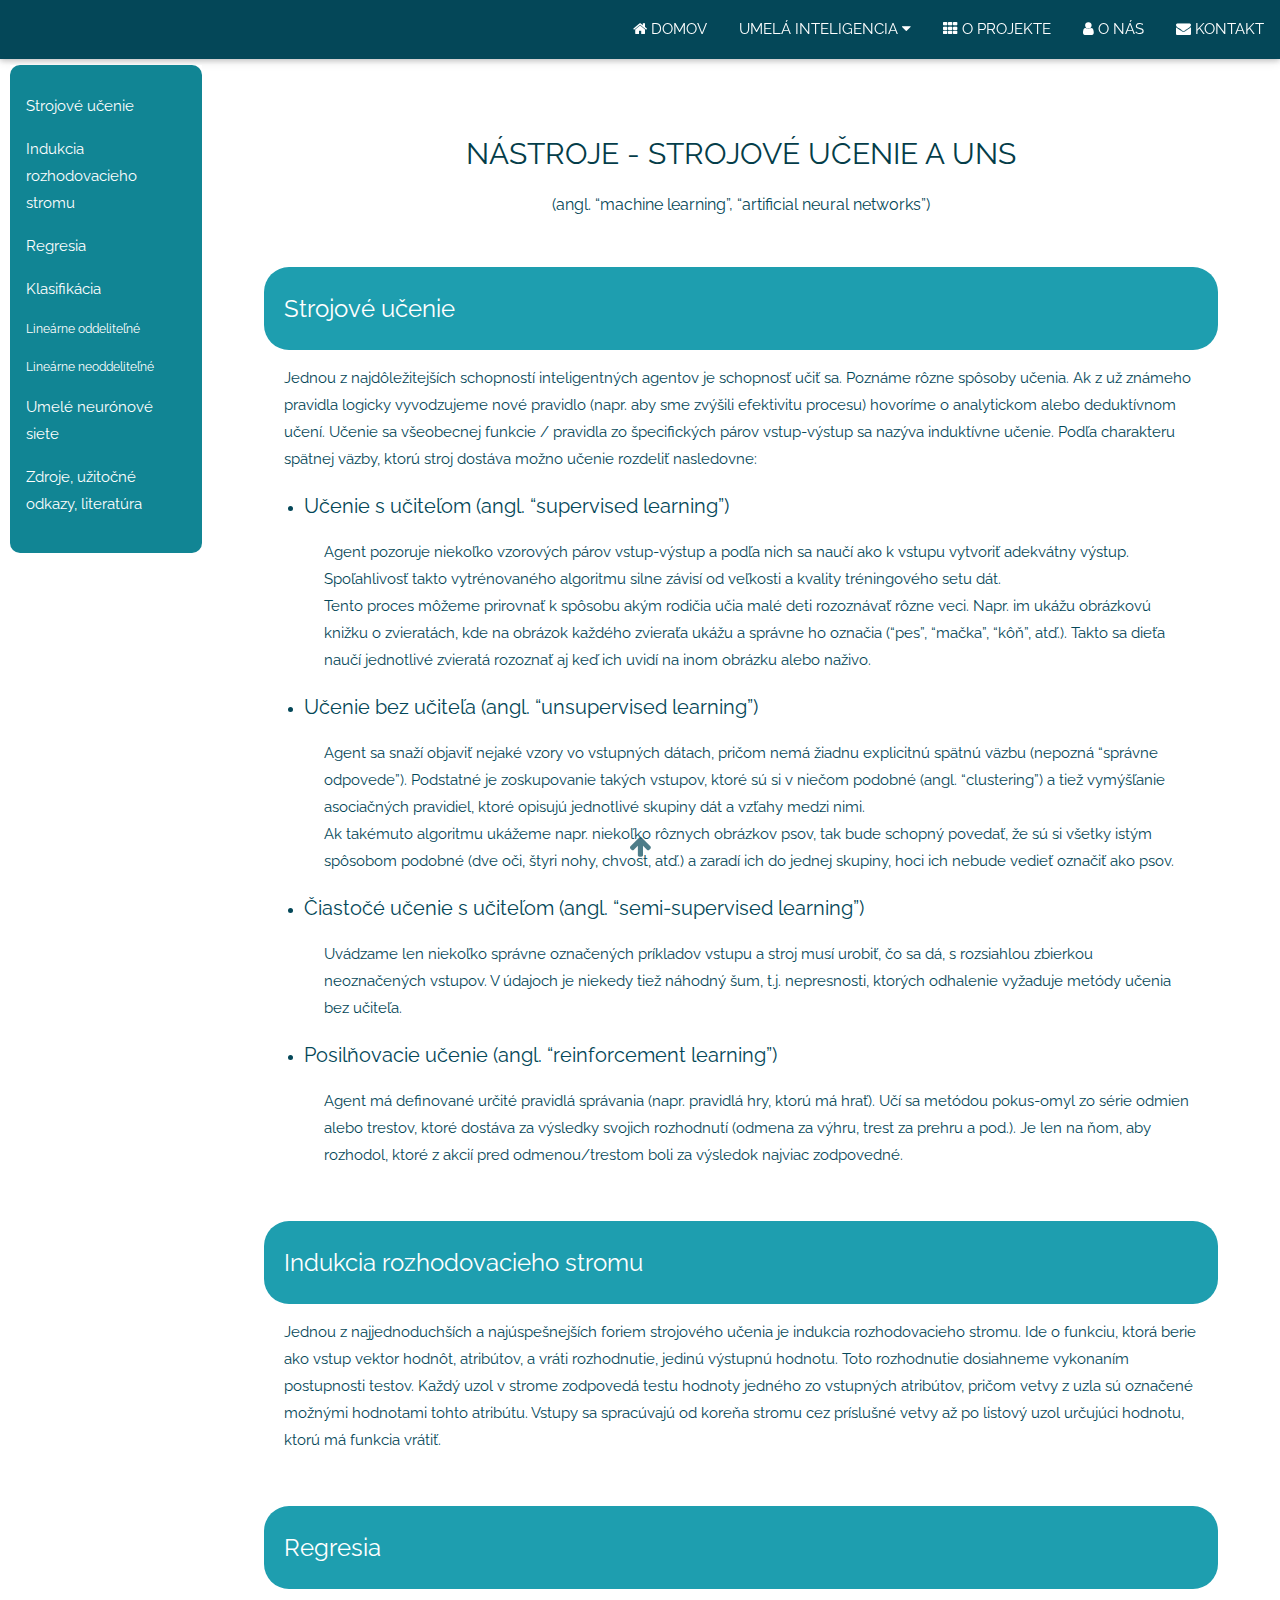
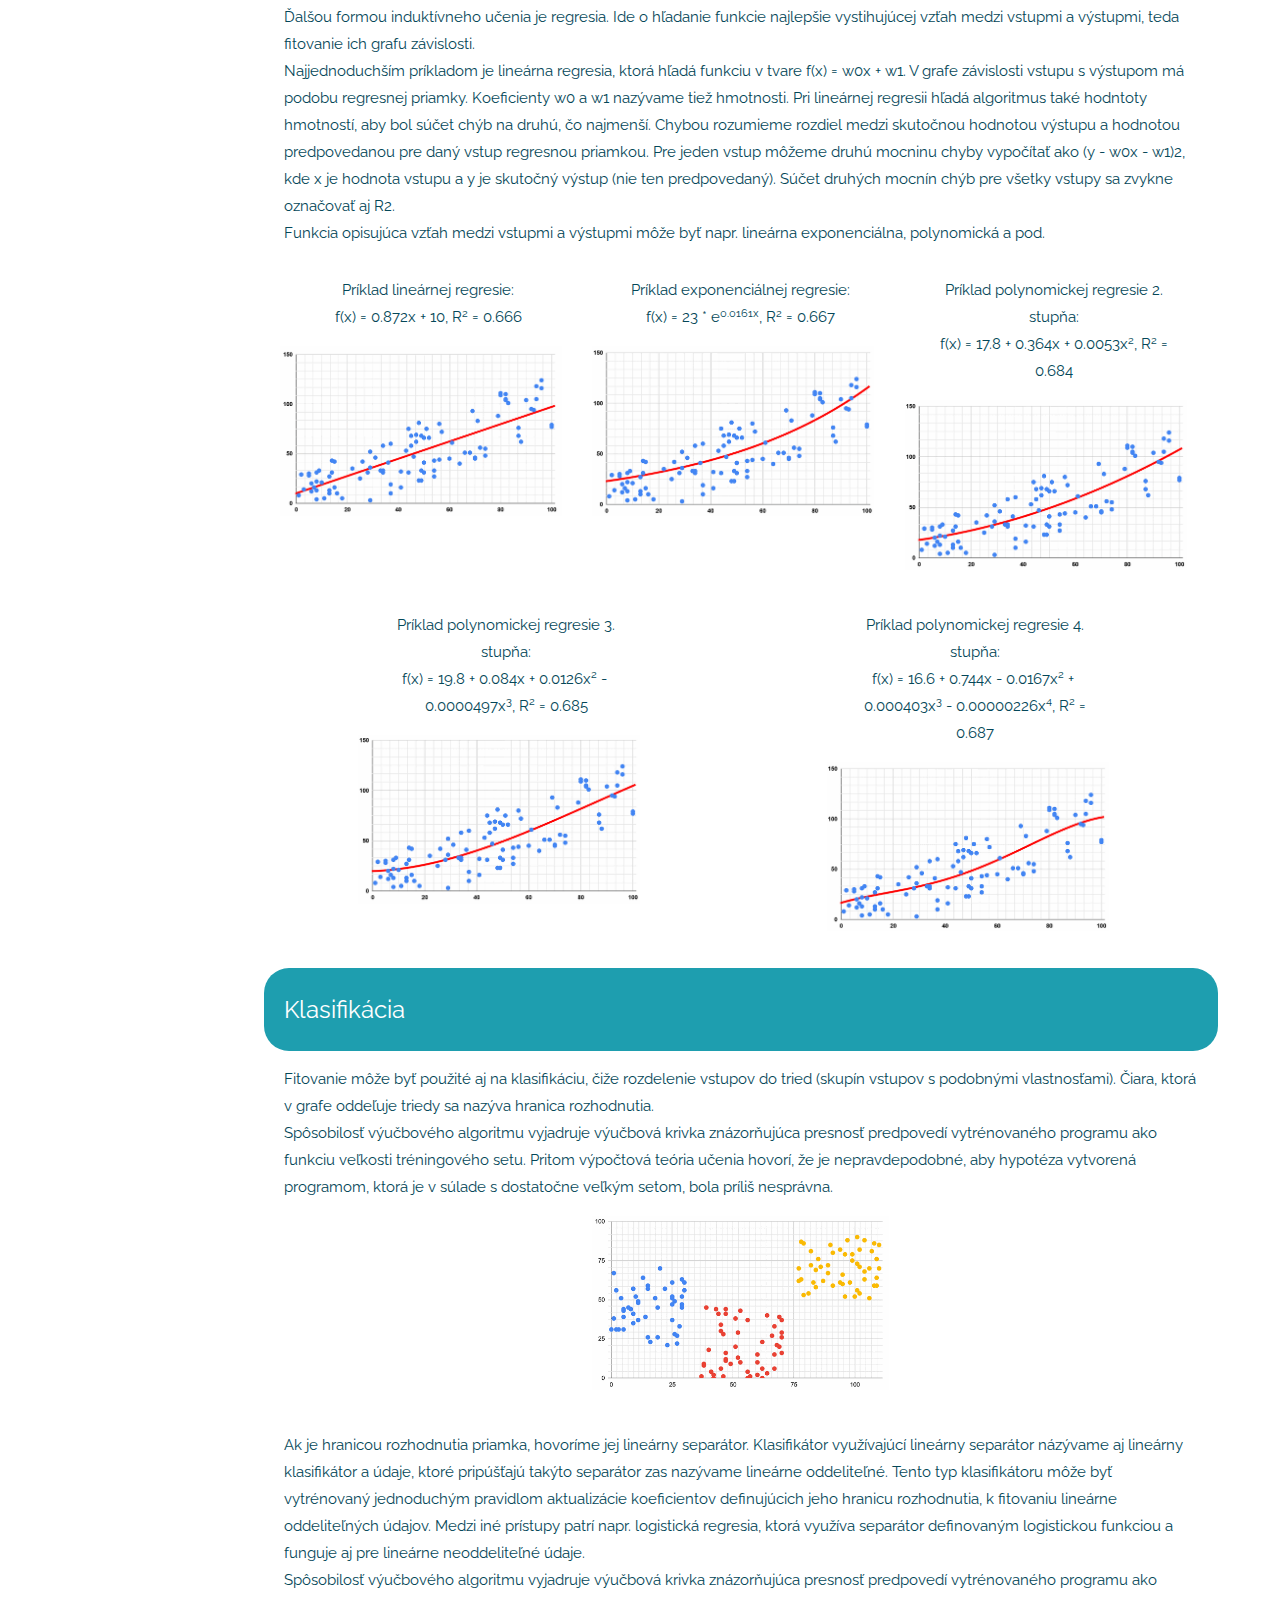
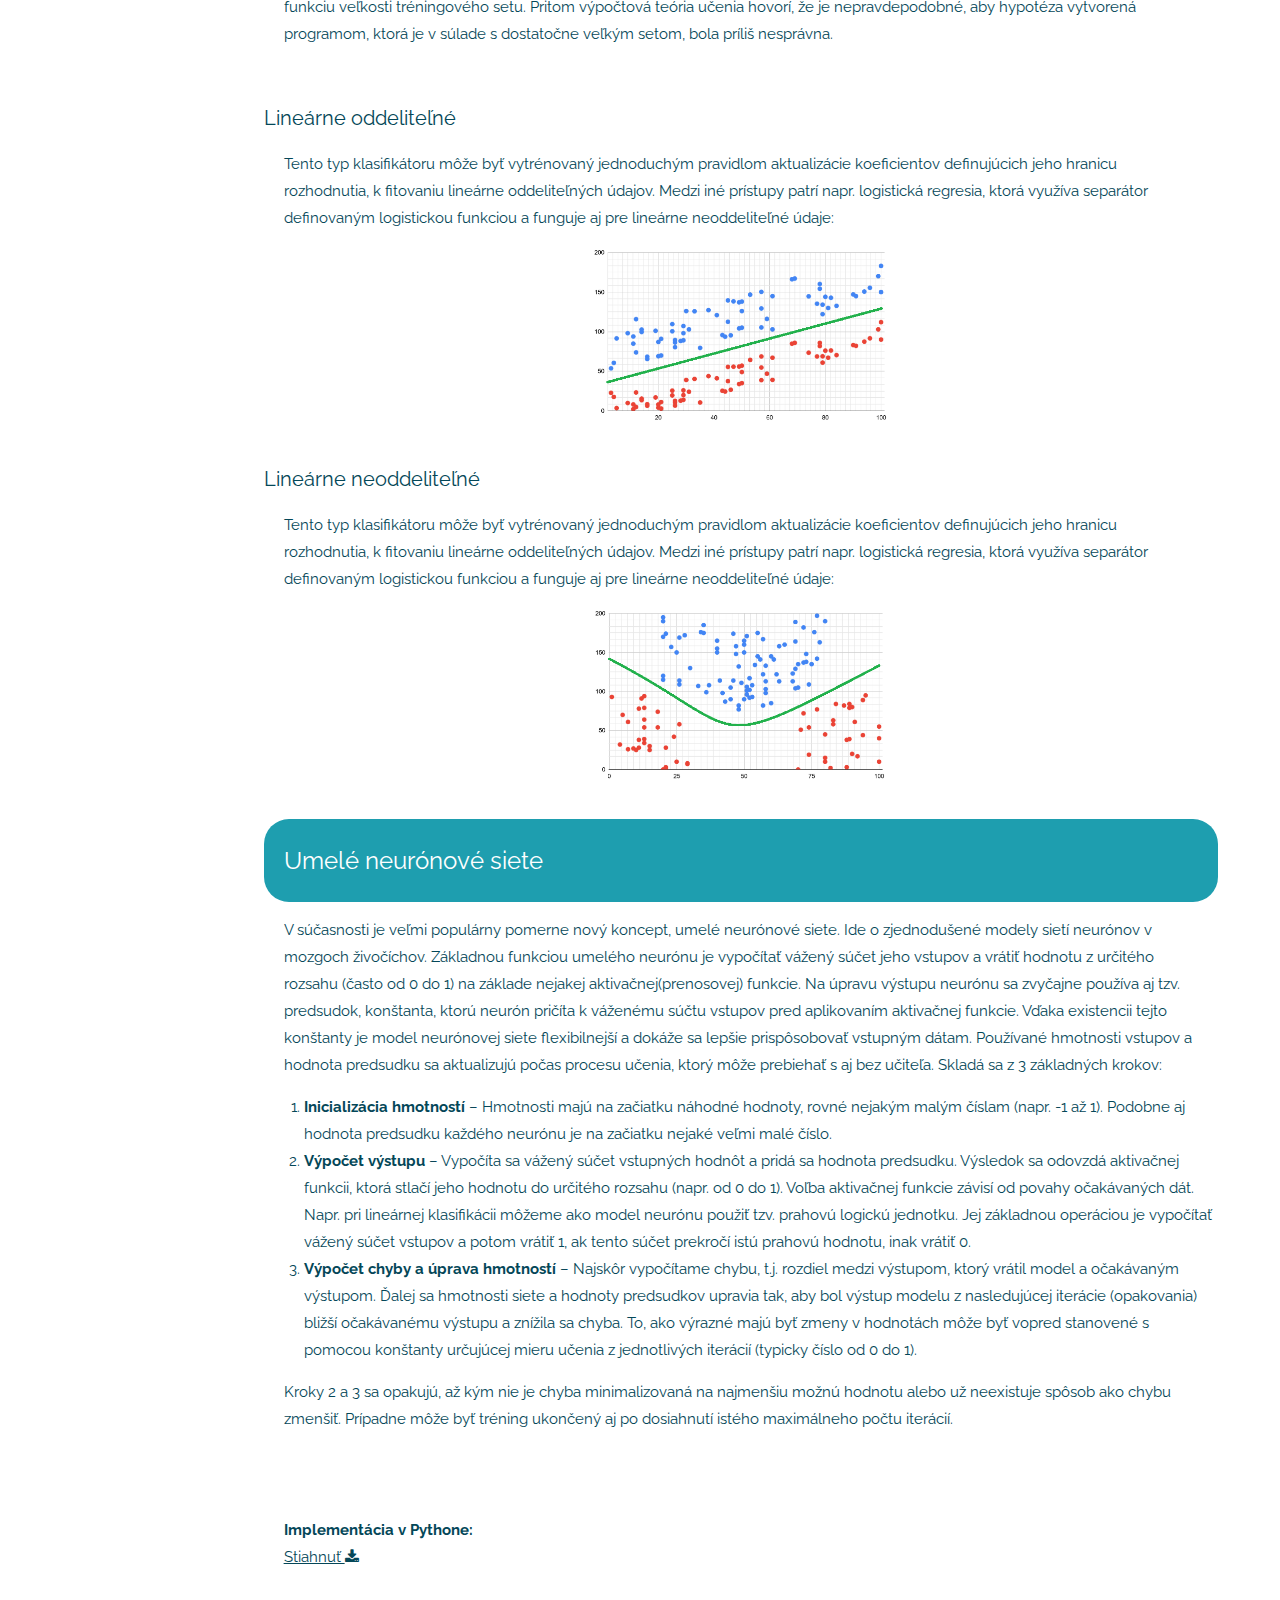
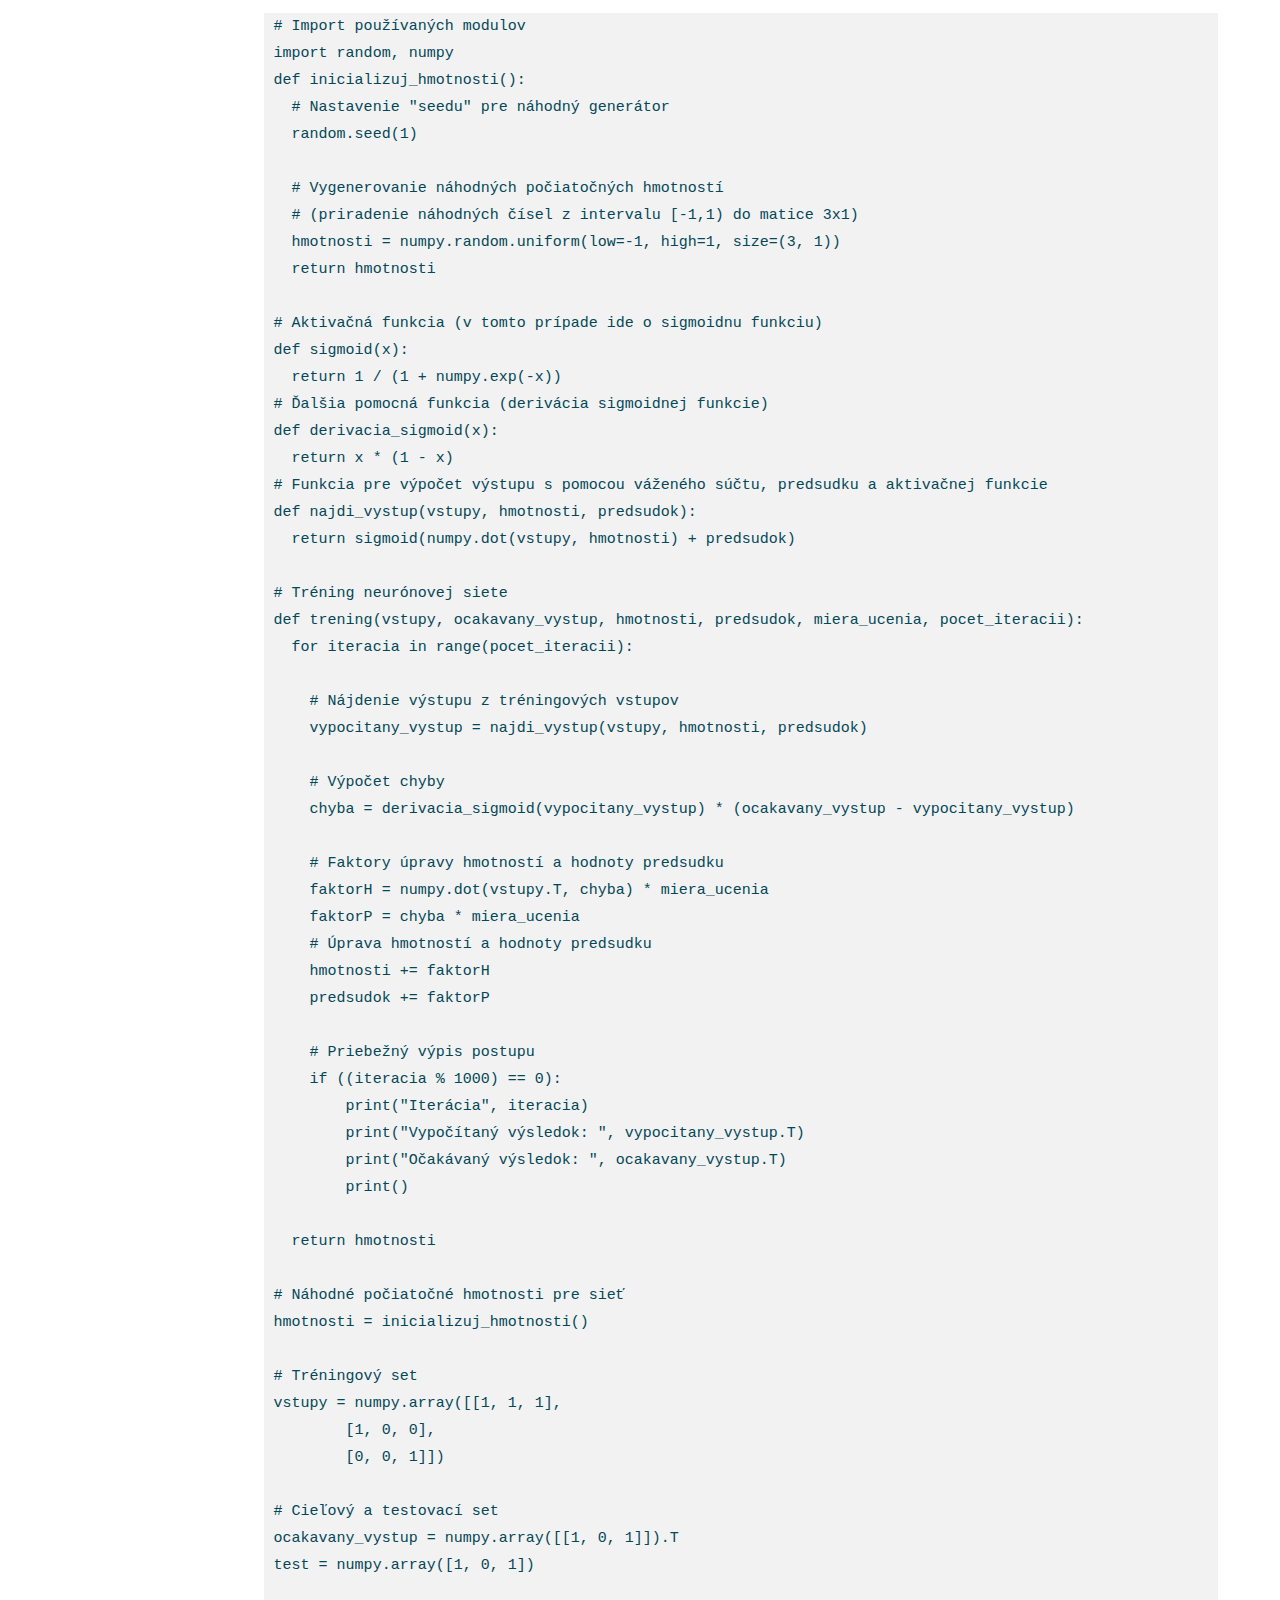
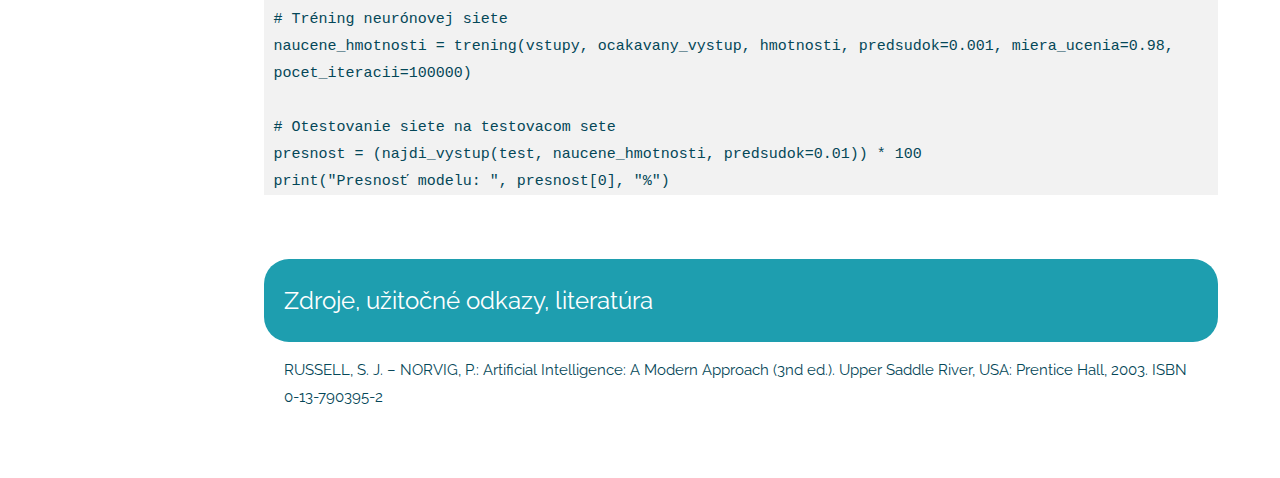
<file: ns.html>
<!DOCTYPE html>
<html>
  <head>
    <title>Umelá inteligencia</title>
    <meta charset="UTF-8">
    <link rel="icon" href="/images/icon9.png" type="image/png">
    <meta name="viewport" content="width=device-width, initial-scale=1">
    <link rel="stylesheet" href="https://www.w3schools.com/w3css/4/w3.css">
    <link rel="stylesheet" href="https://fonts.googleapis.com/css?family=Raleway">
    <link rel="stylesheet" href="https://cdnjs.cloudflare.com/ajax/libs/font-awesome/4.7.0/css/font-awesome.min.css">
    <link href="style.css" rel="stylesheet">
    <script src="script.js"></script>
    <link href="https://fonts.googleapis.com/css?family=Montserrat&display=swap" rel="stylesheet">
    <link rel="manifest" href="manifest.json">
    <script>
      if ("serviceWorker" in navigator) {
        window.addEventListener("load", function () {
            navigator.serviceWorker.register("sw.js");
        });
      }
    </script>
  </head>

  <body>

    <!-- Navbar (sit on top) -->
    <div class="w3-top">
      <div class="w3-bar bgcol-0 w3-card" id="myNavbar">
        <!-- Right-sided navbar links -->
        <div class="w3-right w3-hide-small w3-hide-medium">
        <a href="index.html#home" class="w3-bar-item w3-button"><i class="fa fa-home"></i> DOMOV</a>
        <div class="w3-dropdown-hover w3-mobile">
          <button class="w3-button">UMELÁ INTELIGENCIA <i class="fa fa-caret-down"></i></button>
          <div class="w3-dropdown-content w3-bar-block scbr">
            <a href="uvod.html" class="w3-bar-item w3-button w3-mobile">Úvod</a>
            <a href="uav.html" class="w3-bar-item w3-button w3-mobile">Úlohy a výzvy</a>
            <a href="sh.html" class="w3-bar-item w3-button w3-mobile">Stručná história</a>
            <a href="nv.html" class="w3-bar-item w3-button w3-mobile">Nástroje - Vyhľadávanie</a>
            <a href="ns.html" class="w3-bar-item w3-button w3-mobile">Nástroje - Strojové učenie a UNS</a>
            <a href="nl.html" class="w3-bar-item w3-button w3-mobile">Nástroje - Logika</a>
            <a href="in.html" class="w3-bar-item w3-button w3-mobile">Iné nástroje UI</a>
          </div>
        </div>
          <a href="index.html#work" class="w3-bar-item w3-button"><i class="fa fa-th"></i> O PROJEKTE</a>
          <a href="index.html#team" class="w3-bar-item w3-button"><i class="fa fa-user"></i> O NÁS</a>
          <a href="index.html#contact" class="w3-bar-item w3-button"><i class="fa fa-envelope"></i> KONTAKT</a>
        </div>
        <!-- Hide right-floated links on small screens and replace them with a menu icon -->

        <a href="javascript:void(0)" class="w3-bar-item w3-button w3-right w3-hide-large" onclick="w3_open()">
          <i class="fa fa-bars"></i>
        </a>
      </div>
    </div>

    <!-- Sidebar on small screens when clicking the menu icon -->
    <nav class="w3-sidebar w3-bar-block w3-black w3-card w3-animate-left w3-hide-large" style="display:none" id="mySidebar">
      <a href="javascript:void(0)" onclick="w3_close()" class="w3-bar-item w3-button w3-large w3-padding-16">Close ×</a>
      <a href="index.html#home" onclick="w3_close()" class="w3-bar-item w3-button">DOMOV</a>
      <div class="w3-dropdown-hover w3-mobile">
        <button class="w3-button">UMELÁ INTELIGENCIA <i class="fa fa-caret-down"></i></button>
        <div class="w3-dropdown-content w3-bar-block scbr">
          <a href="uvod.html" class="w3-bar-item w3-button w3-mobile">Úvod</a>
          <a href="uav.html" class="w3-bar-item w3-button w3-mobile">Úlohy a výzvy</a>
          <a href="sh.html" class="w3-bar-item w3-button w3-mobile">Stručná história</a>
          <a href="nv.html" class="w3-bar-item w3-button w3-mobile">Nástroje - Vyhľadávanie</a>
          <a href="ns.html" class="w3-bar-item w3-button w3-mobile">Nástroje - Strojové učenie a UNS</a>
          <a href="nl.html" class="w3-bar-item w3-button w3-mobile">Nástroje - Logika</a>
          <a href="in.html" class="w3-bar-item w3-button w3-mobile">Iné nástroje UI</a>
        </div>
      </div>
      <a href="index.html#work" onclick="w3_close()" class="w3-bar-item w3-button">O PROJEKTE</a>
      <a href="index.html#team" onclick="w3_close()" class="w3-bar-item w3-button">O NÁS</a>
      <a href="index.html#contact" onclick="w3_close()" class="w3-bar-item w3-button">KONTAKT</a>
    </nav>


    <!-- content -->
         <div id="main">

           <div class="w3-sidebar w3-bar-block" id="nav">
             <div id="sideNav">
               <!-- Navbar (ntb/pc screen) -->
               <div class="w3-hide-small w3-hide-medium">
                 <a href="#su" class="w3-bar-item w3-button">Strojové učenie</a>
                 <a href="#irs" class="w3-bar-item w3-button">Indukcia rozhodovacieho stromu</a>
                 <a href="#reg" class="w3-bar-item w3-button">Regresia</a>
                 <a href="#klasif" class="w3-bar-item w3-button">Klasifikácia</a>
                 <a href="#lo" class="w3-bar-item w3-button podtema">Lineárne oddeliteľné</a>
                 <a href="#ln" class="w3-bar-item w3-button podtema">Lineárne neoddeliteľné</a>
                 <a href="#uns" class="w3-bar-item w3-button">Umelé neurónové siete</a>
                 <a href="#zao" class="w3-bar-item w3-button">Zdroje, užitočné odkazy, literatúra</a> <br>
               </div>
               <!-- Hide right-floated links on small screens and replace them with a menu icon -->
               <a href="javascript:void(0)" class="w3-bar-item w3-button w3-right w3-hide-large" onclick="s_open()">
                 <i class="fa fa-bars"></i>
               </a>
             </div>
           </div>

           <!-- Sidebar on small screens when clicking the menu icon -->
           <nav class="w3-sidebar w3-bar-block w3-black w3-card w3-animate-left w3-hide-large" style="display:none" id="Sidebar">
             <a href="javascript:void(0)" onclick="s_close()" class="w3-bar-item w3-button w3-large w3-padding-16">Close ×</a>
             <a href="#su" onclick="s_close()" class="w3-bar-item w3-button">Strojové učenie</a> <br>
             <a href="#irs" onclick="s_close()" class="w3-bar-item w3-button">Indukcia rozhodovacieho stromu</a> <br>
             <a href="#reg" onclick="s_close()" class="w3-bar-item w3-button">Regresia</a> <br>
             <a href="#klasif" onclick="s_close()" class="w3-bar-item w3-button">Klasifikácia</a> <br>
             <a href="#lo" onclick="s_close()" class="w3-bar-item w3-button podtema">Lineárne oddeliteľné</a> <br>
             <a href="#ln" onclick="s_close()" class="w3-bar-item w3-button podtema">Lineárne neoddeliteľné</a> <br>
             <a href="#uns" onclick="s_close()" class="w3-bar-item w3-button">Umelé neurónové siete</a> <br>
             <a href="#zao" onclick="s_close()" class="w3-bar-item w3-button">Zdroje, užitočné odkazy, literatúra</a>
           </nav>

           <!-- text -->
           <div class="bgcol-2" id="content">
               <h2 class="w3-center">NÁSTROJE - STROJOVÉ UČENIE A UNS</h2>
               <h6 class="w3-center">(angl. “machine learning”, “artificial neural networks”)</h6> <br>

               <span id="su" class="spanPad"></span><h3>Strojové učenie</h3>
               <p>
                 Jednou z najdôležitejších schopností inteligentných agentov je schopnosť učiť sa. Poznáme rôzne spôsoby učenia. Ak z už známeho pravidla logicky vyvodzujeme nové pravidlo (napr. aby sme zvýšili efektivitu procesu) hovoríme o analytickom alebo deduktívnom učení. Učenie sa všeobecnej funkcie / pravidla zo špecifických párov vstup-výstup sa nazýva induktívne učenie. Podľa charakteru spätnej väzby, ktorú stroj dostáva možno učenie rozdeliť nasledovne: <br>
                 <ul>
                   <li>
                     <h4>Učenie s učiteľom (angl. “supervised learning”)</h4>
                     <p>
                       Agent pozoruje niekoľko vzorových párov vstup-výstup a podľa nich sa naučí ako k vstupu vytvoriť adekvátny výstup. Spoľahlivosť takto vytrénovaného algoritmu silne závisí od veľkosti a kvality tréningového setu dát.<br>
                       Tento proces môžeme prirovnať k spôsobu akým rodičia učia malé deti rozoznávať rôzne veci. Napr. im ukážu obrázkovú knižku o zvieratách, kde na obrázok každého zvieraťa ukážu a správne ho označia (“pes”, “mačka”, “kôň”, atď.). Takto sa dieťa naučí jednotlivé zvieratá rozoznať aj keď ich uvidí na inom obrázku alebo naživo.
                     </p>
                   </li>
                   <li>
                     <h4>Učenie bez učiteľa (angl. “unsupervised learning”)</h4>
                     <p>
                       Agent sa snaží objaviť nejaké vzory vo vstupných dátach, pričom nemá žiadnu explicitnú spätnú väzbu (nepozná “správne odpovede”). Podstatné je zoskupovanie takých vstupov, ktoré sú si v niečom podobné (angl. “clustering”) a tiež vymýšľanie asociačných pravidiel, ktoré opisujú jednotlivé skupiny dát a vzťahy medzi nimi. <br>
                       Ak takémuto algoritmu ukážeme napr. niekoľko rôznych obrázkov psov, tak bude schopný povedať, že sú si všetky istým spôsobom podobné (dve oči, štyri nohy, chvost, atď.) a zaradí ich do jednej skupiny, hoci ich nebude vedieť označiť ako psov.
                     </p>
                   </li>
                   <li>
                     <h4>Čiastočé učenie s učiteľom (angl. “semi-supervised learning”)</h4>
                     <p>
                       Uvádzame len niekoľko správne označených príkladov vstupu a stroj musí urobiť, čo sa dá, s rozsiahlou zbierkou neoznačených vstupov. V údajoch je niekedy tiež náhodný šum, t.j. nepresnosti, ktorých odhalenie vyžaduje metódy učenia bez učiteľa.
                     </p>
                   </li>
                   <li>
                     <h4>Posilňovacie učenie (angl. “reinforcement learning”)</h4>
                     <p>
                       Agent má definované určité pravidlá správania (napr. pravidlá hry, ktorú má hrať). Učí sa metódou pokus-omyl zo série odmien alebo trestov, ktoré dostáva za výsledky svojich rozhodnutí (odmena za výhru, trest za prehru a pod.). Je len na ňom, aby rozhodol, ktoré z akcií pred odmenou/trestom boli za výsledok najviac zodpovedné.
                     </p>
                   </li>
                 </ul>
               </p> <br>

               <span id="irs" class="spanPad"></span><h3>Indukcia rozhodovacieho stromu</h3>
               <p>
                 Jednou z najjednoduchších a najúspešnejších foriem strojového učenia je indukcia rozhodovacieho stromu. Ide o funkciu, ktorá berie ako vstup vektor hodnôt, atribútov, a vráti rozhodnutie, jedinú výstupnú hodnotu. Toto rozhodnutie dosiahneme vykonaním postupnosti testov. Každý uzol v strome zodpovedá testu hodnoty jedného zo vstupných atribútov, pričom vetvy z uzla sú označené možnými hodnotami tohto atribútu. Vstupy sa spracúvajú od koreňa stromu cez príslušné vetvy až po listový uzol určujúci hodnotu, ktorú má funkcia vrátiť.
               </p> <br>

               <span id="reg" class="spanPad"></span><h3>Regresia</h3>
               <p>
                 Ďalšou formou induktívneho učenia je regresia. Ide o hľadanie funkcie najlepšie vystihujúcej vzťah medzi vstupmi a výstupmi, teda fitovanie ich grafu závislosti. <br>
                 Najjednoduchším príkladom je lineárna regresia, ktorá hľadá funkciu v tvare f(x) = w0x + w1. V grafe závislosti vstupu s výstupom má podobu regresnej priamky. Koeficienty w0 a w1 nazývame tiež hmotnosti. Pri lineárnej regresii hľadá algoritmus také hodntoty hmotností, aby bol súčet chýb na druhú, čo najmenší. Chybou rozumieme rozdiel medzi skutočnou hodnotou výstupu a hodnotou predpovedanou pre daný vstup regresnou priamkou. Pre jeden vstup môžeme druhú mocninu chyby vypočítať ako (y - w0x - w1)2, kde x je hodnota vstupu a y je skutočný výstup (nie ten predpovedaný). Súčet druhých mocnín chýb pre všetky vstupy sa zvykne označovať aj R2. <br>
                 Funkcia opisujúca vzťah medzi vstupmi a výstupmi môže byť napr. lineárna exponenciálna, polynomická a pod.
               </p>
               <div class="w3-row-padding">
                 <div class="w3-col m4 l4">
                   <p class="center-T">Príklad lineárnej regresie: <br> f(x) = 0.872x + 10, R<sup>2</sup> = 0.666</p>
                   <img src="images/lr.png" alt="obr1" width="95%" height="auto">
                 </div>
                 <div class="w3-col m4 l4">
                   <p class="center-T">Príklad exponenciálnej regresie: <br> f(x) = 23 * e<sup>0.0161x</sup>, R<sup>2</sup> = 0.667</p>
                   <img src="images/er.png" alt="obr2" width="95%" height="auto">
                 </div>
                 <div class="w3-col m4 l4">
                   <p class="center-T">Príklad polynomickej regresie 2. stupňa: <br> f(x) = 17.8 +​ 0.364​x + ​0.0053​x<sup>2</sup>, R<sup>2</sup> = 0.684</p>
                   <img src="images/pr.png" alt="obr3" width="95%" height="auto">
                 </div>
               </div> <br>

               <div class="w3-row-padding">
                 <div class="w3-col m1 l1">
                   <p> </p>
                 </div>
                 <div class="w3-col m4 l4">
                   <p class="center-T">Príklad polynomickej regresie 3. stupňa: <br> f(x) = 19.8 + ​0.084x + ​0.0126​x<sup>2</sup> - ​0.0000497x​<sup>3</sup>, R<sup>2</sup> = 0.685</p>
                   <img src="images/pr3.png" alt="obr1" width="95%" height="auto">
                 </div>
                 <div class="w3-col m2 l2">
                   <p> </p>
                 </div>
                 <div class="w3-col m4 l4">
                   <p class="center-T">Príklad polynomickej regresie 4. stupňa: <br> f(x) = 16.6 + ​0.744x - ​0.0167​x​<sup>2</sup> + ​0.000403x​<sup>3</sup> - 0.00000226x<sup>4</sup>, R<sup>2</sup> = 0.687</p>
                   <img src="images/pr4.png" alt="obr3" width="95%" height="auto">
                 </div>
                 <div class="w3-col m1 l1">
                   <p> </p>
                 </div>
               </div> <br>

               <span id="klasif" class="spanPad"></span><h3>Klasifikácia</h3>
               <p>
                 Fitovanie môže byť použité aj na klasifikáciu, čiže rozdelenie vstupov do tried (skupín vstupov s podobnými vlastnosťami). Čiara, ktorá v grafe oddeľuje triedy sa nazýva hranica rozhodnutia. <br>
                 Spôsobilosť výučbového algoritmu vyjadruje výučbová krivka znázorňujúca presnosť predpovedí vytrénovaného programu ako funkciu veľkosti tréningového setu. Pritom výpočtová teória učenia hovorí, že je nepravdepodobné, aby hypotéza vytvorená programom, ktorá je v súlade s dostatočne veľkým setom, bola príliš nesprávna.<br>
               </p>
                 <div class="w3-row-padding">
                   <div class="w3-col m4 l4">
                     <p> </p>
                   </div>
                   <div class="w3-col m4 l4">
                     <img src="images/klasif.png" alt="klasifikacia graf" width="100%" height="auto">
                   </div>
                   <div class="w3-col m4 l4">
                     <p> </p>
                   </div>
                 </div> <br>
               <p>
                  Ak je hranicou rozhodnutia priamka, hovoríme jej lineárny separátor. Klasifikátor využívajúcí lineárny separátor názývame aj lineárny klasifikátor a údaje, ktoré pripúšťajú takýto separátor zas nazývame lineárne oddeliteľné. Tento typ klasifikátoru môže byť vytrénovaný jednoduchým pravidlom aktualizácie koeficientov definujúcich jeho hranicu rozhodnutia, k fitovaniu lineárne oddeliteľných údajov. Medzi iné prístupy patrí napr. logistická regresia, ktorá využíva separátor definovaným logistickou funkciou a funguje aj pre lineárne neoddeliteľné údaje. <br>
                  Spôsobilosť výučbového algoritmu vyjadruje výučbová krivka znázorňujúca presnosť predpovedí vytrénovaného programu ako funkciu veľkosti tréningového setu. Pritom výpočtová teória učenia hovorí, že je nepravdepodobné, aby hypotéza vytvorená programom, ktorá je v súlade s dostatočne veľkým setom, bola príliš nesprávna.
               </p> <br>

               <span id="lo" class="spanPad"></span> <h4>Lineárne oddeliteľné</h4>
               <p>
                 Tento typ klasifikátoru môže byť vytrénovaný jednoduchým pravidlom aktualizácie koeficientov definujúcich jeho hranicu rozhodnutia, k fitovaniu lineárne oddeliteľných údajov. Medzi iné prístupy patrí napr. logistická regresia, ktorá využíva separátor definovaným logistickou funkciou a funguje aj pre lineárne neoddeliteľné údaje:
               </p>

               <div class="w3-row-padding">
                 <div class="w3-col m4 l4">
                   <p> </p>
                 </div>
                 <div class="w3-col m4 l4">
                   <img src="images/klasiflo.png" alt="klasifikacia linearne oddelitelna graf" width="100%" height="auto">
                 </div>
                 <div class="w3-col m4 l4">
                   <p> </p>
                 </div>
               </div> <br>

               <span id="ln" class="spanPad"></span> <h4>Lineárne neoddeliteľné</h4>
               <p>
                 Tento typ klasifikátoru môže byť vytrénovaný jednoduchým pravidlom aktualizácie koeficientov definujúcich jeho hranicu rozhodnutia, k fitovaniu lineárne oddeliteľných údajov. Medzi iné prístupy patrí napr. logistická regresia, ktorá využíva separátor definovaným logistickou funkciou a funguje aj pre lineárne neoddeliteľné údaje:
               </p>

               <div class="w3-row-padding">
                 <div class="w3-col m4 l4">
                   <p> </p>
                 </div>
                 <div class="w3-col m4 l4">
                   <img src="images/klasifln.png" alt="klasifikacia linearne neoddelitelna graf" width="100%" height="auto">
                 </div>
                 <div class="w3-col m4 l4">
                   <p> </p>
                 </div>
               </div> <br>

               <span id="uns" class="spanPad"></span><h3>Umelé neurónové siete</h3>
               <p>
                 V súčasnosti je veľmi populárny pomerne nový koncept, umelé neurónové siete. Ide o zjednodušené modely sietí neurónov v mozgoch živočíchov. Základnou funkciou umelého neurónu je vypočítať vážený súčet jeho vstupov a vrátiť hodnotu z určitého rozsahu (často od 0 do 1) na základe nejakej aktivačnej(prenosovej) funkcie. Na úpravu výstupu neurónu sa zvyčajne používa aj tzv. predsudok, konštanta, ktorú neurón pričíta k váženému súčtu vstupov pred aplikovaním aktivačnej funkcie. Vďaka existencii tejto konštanty je model neurónovej siete flexibilnejší a dokáže sa lepšie prispôsobovať vstupným dátam. Používané hmotnosti vstupov a hodnota predsudku sa aktualizujú počas procesu učenia, ktorý môže prebiehať s aj bez učiteľa. Skladá sa z 3 základných krokov:<br>
               </p>

               <ol>
                 <li>
                   <b>Inicializácia hmotností</b> – Hmotnosti majú na začiatku náhodné hodnoty, rovné nejakým malým číslam (napr. -1 až 1). Podobne aj hodnota predsudku každého neurónu je na začiatku nejaké veľmi malé číslo.
                 </li>
                 <li>
                   <b>Výpočet výstupu</b> – Vypočíta sa vážený súčet vstupných hodnôt a pridá sa hodnota predsudku. Výsledok sa odovzdá aktivačnej funkcii, ktorá stlačí jeho hodnotu do určitého rozsahu (napr. od 0 do 1). Voľba aktivačnej funkcie závisí od povahy očakávaných dát. Napr. pri lineárnej klasifikácii môžeme ako model neurónu použiť tzv. prahovú logickú jednotku. Jej základnou operáciou je vypočítať vážený súčet vstupov a potom vrátiť 1, ak tento súčet prekročí istú prahovú hodnotu, inak vrátiť 0.
                 </li>
                 <li>
                   <b>Výpočet chyby a úprava hmotností</b> – Najskôr vypočítame chybu, t.j. rozdiel medzi výstupom, ktorý vrátil model a očakávaným výstupom. Ďalej sa hmotnosti siete a hodnoty predsudkov upravia tak, aby bol výstup modelu z nasledujúcej iterácie (opakovania) bližší očakávanému výstupu a znížila sa chyba. To, ako výrazné majú byť zmeny v hodnotách môže byť vopred stanovené s pomocou konštanty určujúcej mieru učenia z jednotlivých iterácií (typicky číslo od 0 do 1).
                 </li>
               </ol>

               <p>
                 Kroky 2 a 3 sa opakujú, až kým nie je chyba minimalizovaná na najmenšiu možnú hodnotu alebo už neexistuje spôsob ako chybu zmenšiť. Prípadne môže byť tréning ukončený aj po dosiahnutí istého maximálneho počtu iterácií.
               </p><br> <br>

               <p> 
                 <b>Implementácia v Pythone:</b> <br>
                 <a href="python/neuronka.py" download="neuronka.py">Stiahnuť <i class="fa fa-download" aria-hidden="true"></i></a>
               </p> <br>
               <div class="code">
                 # Import používaných modulov <br>
                 import random, numpy <br>

                 def inicializuj_hmotnosti(): <br>
                &nbsp;&nbsp;# Nastavenie "seedu" pre náhodný generátor <br>
                &nbsp;&nbsp;random.seed(1) <br> <br>

                &nbsp;&nbsp;# Vygenerovanie náhodných počiatočných hmotností <br>
                &nbsp;&nbsp;# (priradenie náhodných čísel z intervalu [-1,1) do matice 3x1) <br>
                &nbsp;&nbsp;hmotnosti = numpy.random.uniform(low=-1, high=1, size=(3, 1)) <br>
                &nbsp;&nbsp;return hmotnosti <br> <br>

                 # Aktivačná funkcia (v tomto prípade ide o sigmoidnu funkciu)  <br>
                 def sigmoid(x): <br>
                &nbsp;&nbsp;return 1 / (1 + numpy.exp(-x)) <br>
                 # Ďalšia pomocná funkcia (derivácia sigmoidnej funkcie) <br>
                 def derivacia_sigmoid(x): <br>
                &nbsp;&nbsp;return x * (1 - x) <br>
                 # Funkcia pre výpočet výstupu s pomocou váženého súčtu, predsudku a aktivačnej funkcie <br>
                 def najdi_vystup(vstupy, hmotnosti, predsudok): <br>
                &nbsp;&nbsp;return sigmoid(numpy.dot(vstupy, hmotnosti) + predsudok) <br> <br>

                 # Tréning neurónovej siete <br>
                 def trening(vstupy, ocakavany_vystup, hmotnosti, predsudok, miera_ucenia, pocet_iteracii): <br>
                &nbsp;&nbsp;for iteracia in range(pocet_iteracii): <br> <br>

                  &nbsp;&nbsp;&nbsp;&nbsp;# Nájdenie výstupu z tréningových vstupov <br>
                  &nbsp;&nbsp;&nbsp;&nbsp;vypocitany_vystup = najdi_vystup(vstupy, hmotnosti, predsudok) <br> <br>

                  &nbsp;&nbsp;&nbsp;&nbsp;# Výpočet chyby <br>
                  &nbsp;&nbsp;&nbsp;&nbsp;chyba = derivacia_sigmoid(vypocitany_vystup) * (ocakavany_vystup - vypocitany_vystup) <br> <br>

                  &nbsp;&nbsp;&nbsp;&nbsp;# Faktory úpravy hmotností a hodnoty predsudku <br>
                  &nbsp;&nbsp;&nbsp;&nbsp;faktorH = numpy.dot(vstupy.T, chyba) * miera_ucenia <br>
                  &nbsp;&nbsp;&nbsp;&nbsp;faktorP = chyba * miera_ucenia <br>
                  &nbsp;&nbsp;&nbsp;&nbsp;# Úprava hmotností a hodnoty predsudku <br>
                  &nbsp;&nbsp;&nbsp;&nbsp;hmotnosti += faktorH <br>
                  &nbsp;&nbsp;&nbsp;&nbsp;predsudok += faktorP <br> <br>

                  &nbsp;&nbsp;&nbsp;&nbsp;# Priebežný výpis postupu <br>
                  &nbsp;&nbsp;&nbsp;&nbsp;if ((iteracia % 1000) == 0): <br>
                  &nbsp;&nbsp;&nbsp;&nbsp;&nbsp;&nbsp;&nbsp;&nbsp;print("Iterácia", iteracia) <br>
                  &nbsp;&nbsp;&nbsp;&nbsp;&nbsp;&nbsp;&nbsp;&nbsp;print("Vypočítaný výsledok: ", vypocitany_vystup.T) <br>
                  &nbsp;&nbsp;&nbsp;&nbsp;&nbsp;&nbsp;&nbsp;&nbsp;print("Očakávaný výsledok: ", ocakavany_vystup.T) <br>
                  &nbsp;&nbsp;&nbsp;&nbsp;&nbsp;&nbsp;&nbsp;&nbsp;print() <br> <br>

                 &nbsp;&nbsp;return hmotnosti <br> <br>

                 # Náhodné počiatočné hmotnosti pre sieť <br>
                 hmotnosti = inicializuj_hmotnosti() <br> <br>

                 # Tréningový set <br>
                 vstupy = numpy.array([[1, 1, 1], <br>
                 &nbsp;&nbsp;&nbsp;&nbsp;&nbsp;&nbsp;&nbsp;&nbsp;[1, 0, 0], <br>
                 &nbsp;&nbsp;&nbsp;&nbsp;&nbsp;&nbsp;&nbsp;&nbsp;[0, 0, 1]]) <br> <br>

                 # Cieľový a testovací set <br>
                 ocakavany_vystup = numpy.array([[1, 0, 1]]).T <br>
                 test = numpy.array([1, 0, 1]) <br> <br>

                 # Tréning neurónovej siete <br>
                 naucene_hmotnosti = trening(vstupy, ocakavany_vystup, hmotnosti, predsudok=0.001, miera_ucenia=0.98, pocet_iteracii=100000) <br> <br>

                 # Otestovanie siete na testovacom sete <br>
                 presnost = (najdi_vystup(test, naucene_hmotnosti, predsudok=0.01)) * 100 <br>
                 print("Presnosť modelu: ", presnost[0], "%") <br>
               </div> <br><br>

               <span id="zao" class="spanPad"></span><h3>Zdroje, užitočné odkazy, literatúra</h3>
               <p>
                  RUSSELL, S. J. – NORVIG, P.: Artificial Intelligence: A Modern Approach (3nd ed.). Upper Saddle River, USA: Prentice Hall, 2003. ISBN 0-13-790395-2
               </p>

           </div>

         </div>


        <!-- Footer -->
        <footer class="w3-xlarge w3-center w3-padding-32 w3-bottom">
          <a href="#main" class="w3-center arrow w3-circle"><i class="fa fa-arrow-up w3-center"></i></a>
        <!--
            <div class="w3-xlarge w3-section">
            <i class="fa fa-facebook-official w3-hover-opacity"></i>
            <i class="fa fa-instagram w3-hover-opacity"></i>
            <i class="fa fa-snapchat w3-hover-opacity"></i>
            <i class="fa fa-pinterest-p w3-hover-opacity"></i>
            <i class="fa fa-twitter w3-hover-opacity"></i>
            <i class="fa fa-linkedin w3-hover-opacity"></i>
          </div> -->
        </footer>

        <script>

        // Toggle between showing and hiding the sidebar when clicking the menu icon
        var mySidebar = document.getElementById("mySidebar");

        function w3_open() {
          if (mySidebar.style.display === 'block') {
            mySidebar.style.display = 'none';
          } else {
            mySidebar.style.display = 'block';
            sidebar.style.display = "none";
          }
        }

        // Close the sidebar with the close button
        function w3_close() {
            mySidebar.style.display = "none";
        }

        var sidebar = document.getElementById("Sidebar");

        function s_open() {
          if (sidebar.style.display === 'block') {
            sidebar.style.display = 'none';
          } else {
            sidebar.style.display = 'block';
            mySidebar.style.display = "none";
          }
        }

        // Close the sidebar with the close button
        function s_close() {
            sidebar.style.display = "none";
        }

        </script>

      </body>
</html>
</file>
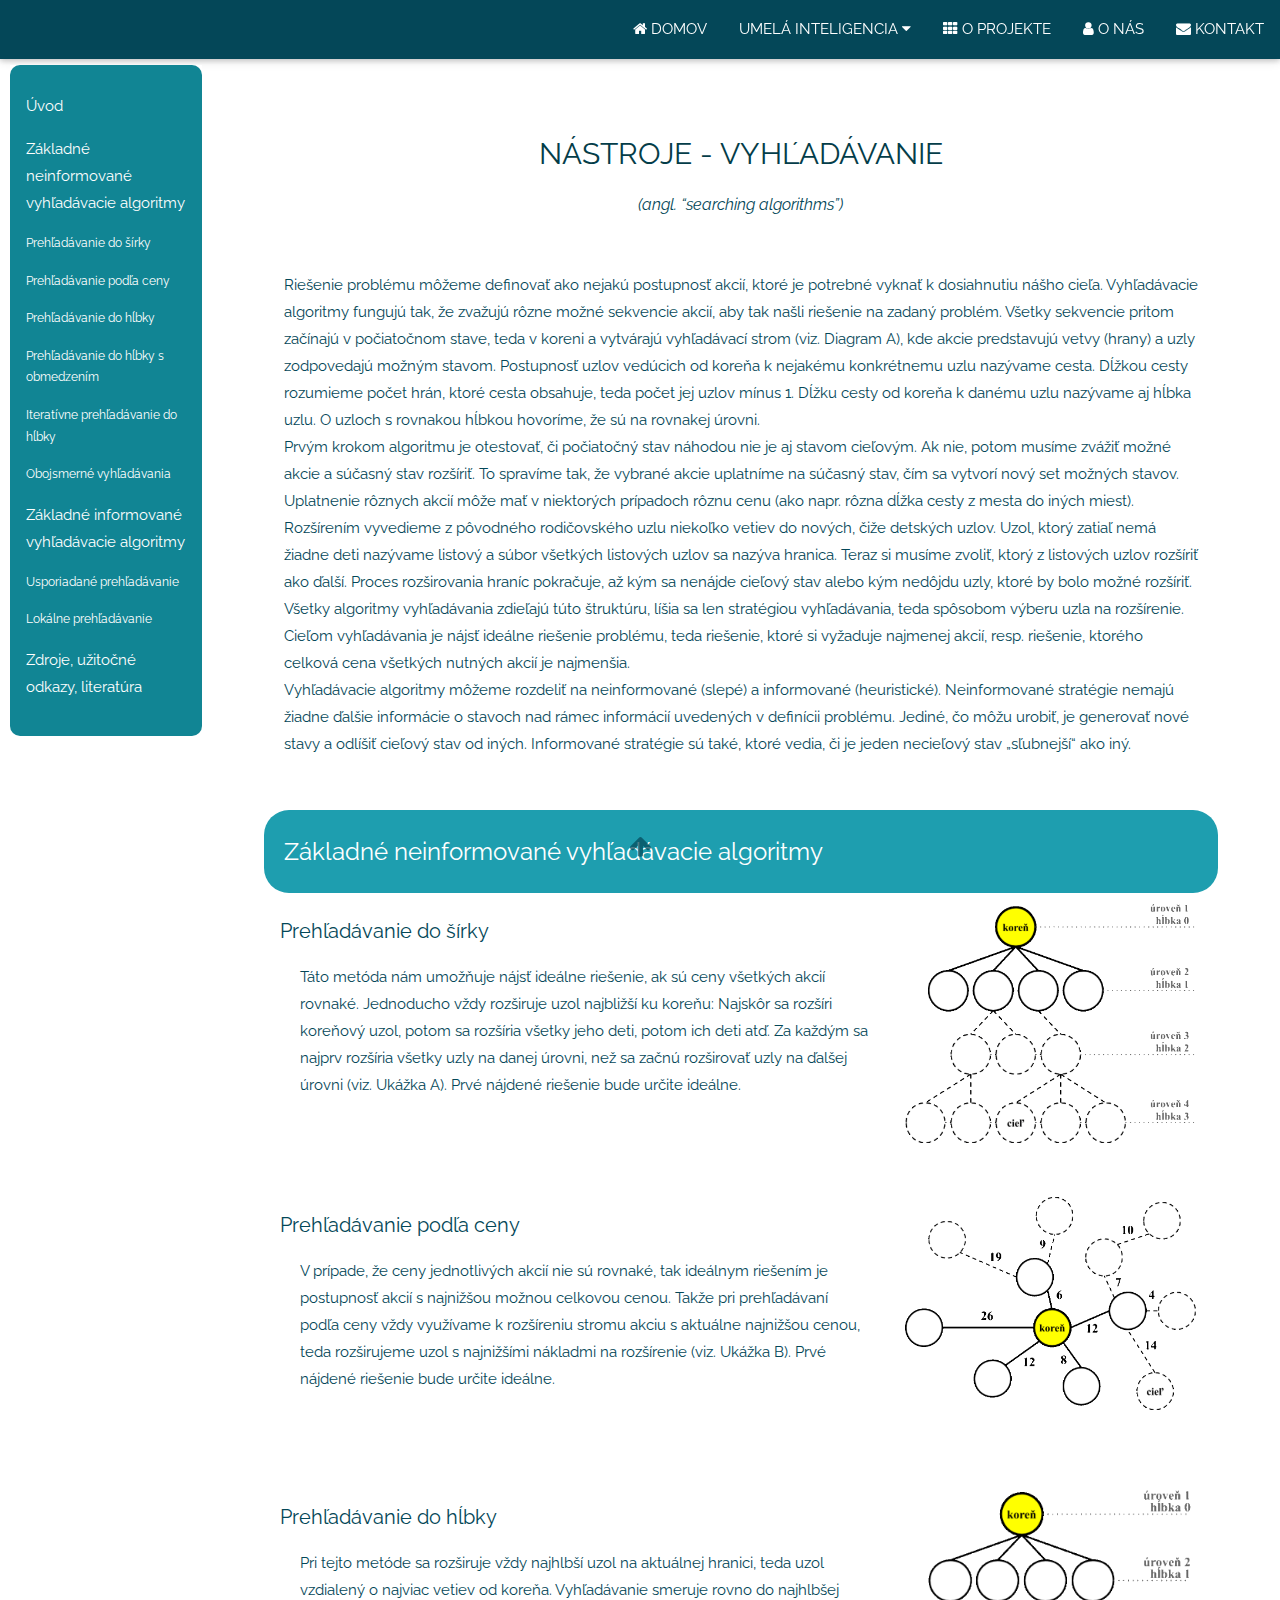
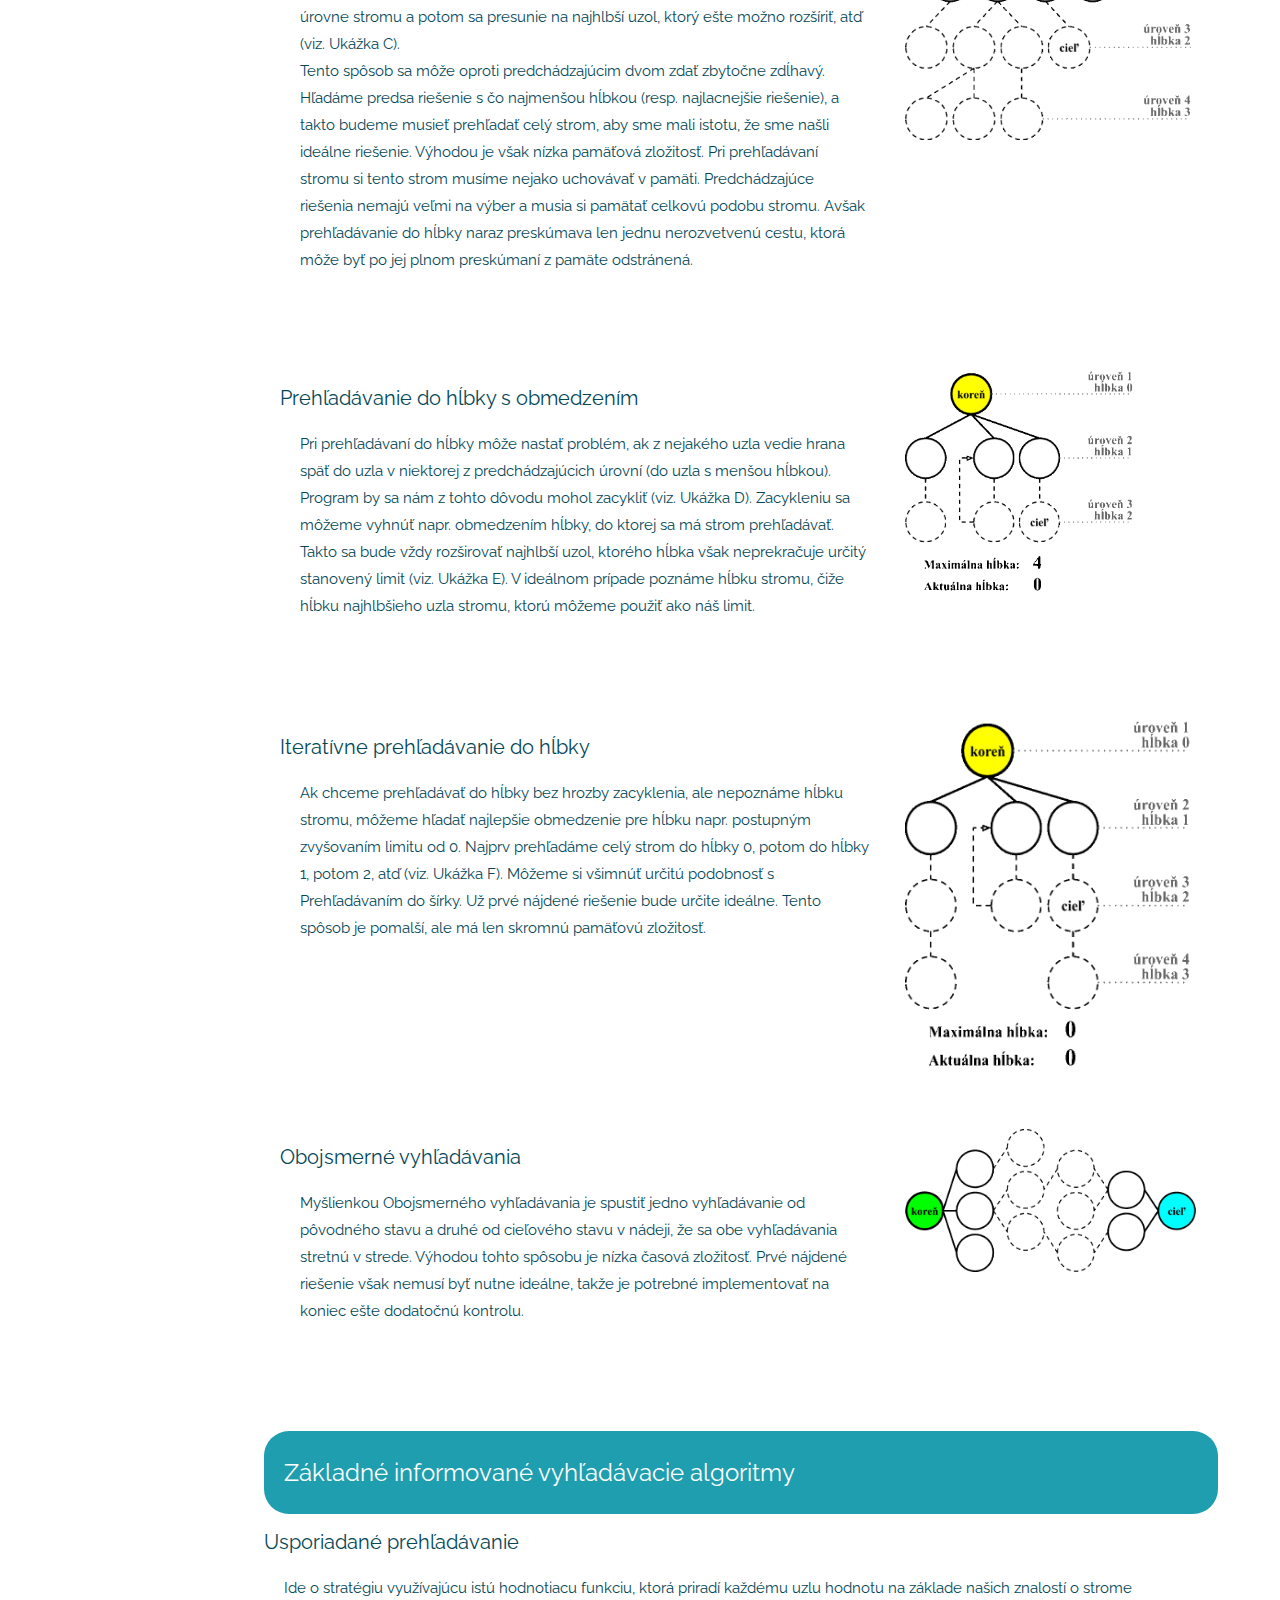
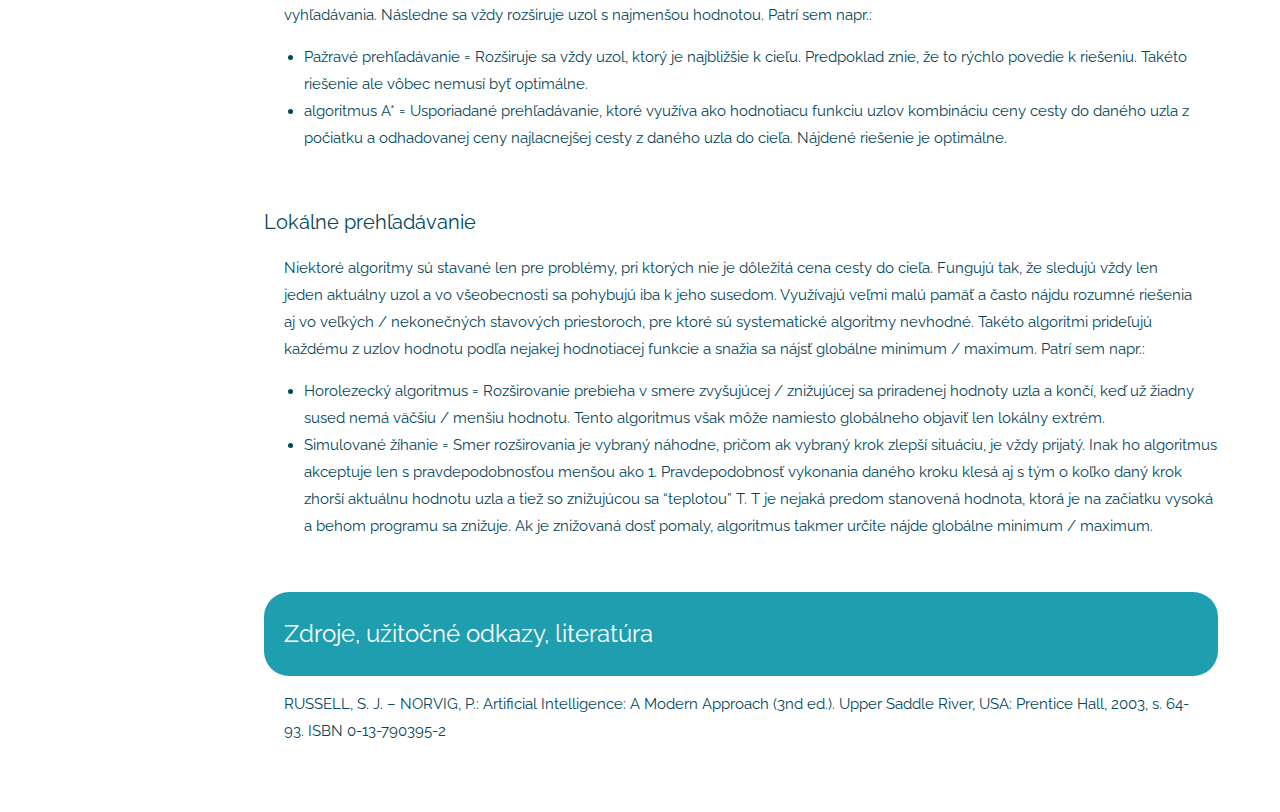
<file: nv.html>
<!DOCTYPE html>
<html>
  <head>
    <title>Umelá inteligencia</title>
    <meta charset="UTF-8">
    <link rel="icon" href="/images/icon9.png" type="image/png">
    <meta name="viewport" content="width=device-width, initial-scale=1">
    <link rel="stylesheet" href="https://www.w3schools.com/w3css/4/w3.css">
    <link rel="stylesheet" href="https://fonts.googleapis.com/css?family=Raleway">
    <link rel="stylesheet" href="https://cdnjs.cloudflare.com/ajax/libs/font-awesome/4.7.0/css/font-awesome.min.css">
    <link href="style.css" rel="stylesheet">
    <script src="script.js"></script>
    <link href="https://fonts.googleapis.com/css?family=Montserrat&display=swap" rel="stylesheet">
    <link rel="manifest" href="manifest.json">
    <script>
      if ("serviceWorker" in navigator) {
        window.addEventListener("load", function () {
            navigator.serviceWorker.register("sw.js");
        });
      }
    </script>
  </head>

  <body>

    <!-- Navbar (sit on top) -->
    <div class="w3-top">
      <div class="w3-bar bgcol-0 w3-card" id="myNavbar">
        <!-- Right-sided navbar links -->
        <div class="w3-right w3-hide-small w3-hide-medium">
        <a href="index.html#home" class="w3-bar-item w3-button"><i class="fa fa-home"></i> DOMOV</a>
        <div class="w3-dropdown-hover w3-mobile">
          <button class="w3-button">UMELÁ INTELIGENCIA <i class="fa fa-caret-down"></i></button>
          <div class="w3-dropdown-content w3-bar-block scbr">
            <a href="uvod.html" class="w3-bar-item w3-button w3-mobile">Úvod</a>
            <a href="uav.html" class="w3-bar-item w3-button w3-mobile">Úlohy a výzvy</a>
            <a href="sh.html" class="w3-bar-item w3-button w3-mobile">Stručná história</a>
            <a href="nv.html" class="w3-bar-item w3-button w3-mobile">Nástroje - Vyhľadávanie</a>
            <a href="ns.html" class="w3-bar-item w3-button w3-mobile">Nástroje - Strojové učenie a UNS</a>
            <a href="nl.html" class="w3-bar-item w3-button w3-mobile">Nástroje - Logika</a>
            <a href="in.html" class="w3-bar-item w3-button w3-mobile">Iné nástroje UI</a>
          </div>
        </div>
          <a href="index.html#work" class="w3-bar-item w3-button"><i class="fa fa-th"></i> O PROJEKTE</a>
          <a href="index.html#team" class="w3-bar-item w3-button"><i class="fa fa-user"></i> O NÁS</a>
          <a href="index.html#contact" class="w3-bar-item w3-button"><i class="fa fa-envelope"></i> KONTAKT</a>
        </div>
        <!-- Hide right-floated links on small screens and replace them with a menu icon -->

        <a href="javascript:void(0)" class="w3-bar-item w3-button w3-right w3-hide-large" onclick="w3_open()">
          <i class="fa fa-bars"></i>
        </a>
      </div>
    </div>

    <!-- Sidebar on small screens when clicking the menu icon -->
    <nav class="w3-sidebar w3-bar-block w3-black w3-card w3-animate-left w3-hide-medium w3-hide-large" style="display:none" id="mySidebar">
      <a href="javascript:void(0)" onclick="w3_close()" class="w3-bar-item w3-button w3-large w3-padding-16">Close ×</a>
      <a href="index.html#home" onclick="w3_close()" class="w3-bar-item w3-button">DOMOV</a>
      <div class="w3-dropdown-hover w3-mobile">
        <button class="w3-button">UMELÁ INTELIGENCIA <i class="fa fa-caret-down"></i></button>
        <div class="w3-dropdown-content w3-bar-block scbr">
          <a href="uvod.html" class="w3-bar-item w3-button w3-mobile">Úvod</a>
          <a href="uav.html" class="w3-bar-item w3-button w3-mobile">Úlohy a výzvy</a>
          <a href="sh.html" class="w3-bar-item w3-button w3-mobile">Stručná história</a>
          <a href="nv.html" class="w3-bar-item w3-button w3-mobile">Nástroje - Vyhľadávanie</a>
          <a href="ns.html" class="w3-bar-item w3-button w3-mobile">Nástroje - Strojové učenie a UNS</a>
          <a href="nl.html" class="w3-bar-item w3-button w3-mobile">Nástroje - Logika</a>
          <a href="in.html" class="w3-bar-item w3-button w3-mobile">Iné nástroje UI</a>
        </div>
      </div>
      <a href="index.html#work" onclick="w3_close()" class="w3-bar-item w3-button">O PROJEKTE</a>
      <a href="index.html#team" onclick="w3_close()" class="w3-bar-item w3-button">O NÁS</a>
      <a href="index.html#contact" onclick="w3_close()" class="w3-bar-item w3-button">KONTAKT</a>
    </nav>


    <!-- content -->
         <div id="main">

           <div class="w3-sidebar w3-bar-block" id="nav">
             <div id="sideNav">
               <!-- Navbar (ntb/pc screen) -->
               <div class="w3-hide-small w3-hide-medium">
                 <a href="#main" class="w3-bar-item w3-button">Úvod</a>
                 <a href="#znva" class="w3-bar-item w3-button">Základné neinformované vyhľadávacie algoritmy</a>
                 <a href="#pds" class="w3-bar-item w3-button podtema">Prehľadávanie do šírky</a>
                 <a href="#ppc" class="w3-bar-item w3-button podtema">Prehľadávanie podľa ceny</a>
                 <a href="#pdh" class="w3-bar-item w3-button podtema">Prehľadávanie do hĺbky</a>
                 <a href="#pdho" class="w3-bar-item w3-button podtema">Prehľadávanie do hĺbky s obmedzením</a>
                 <a href="#ipdh" class="w3-bar-item w3-button podtema">Iteratívne prehľadávanie do hĺbky</a>
                 <a href="#ov" class="w3-bar-item w3-button podtema">Obojsmerné vyhľadávania</a>
                 <a href="#ziva" class="w3-bar-item w3-button">Základné informované vyhľadávacie algoritmy</a>
                 <a href="#up" class="w3-bar-item w3-button podtema">Usporiadané prehľadávanie</a>
                 <a href="#lp" class="w3-bar-item w3-button podtema">Lokálne prehľadávanie</a>
                 <a href="#zao" class="w3-bar-item w3-button">Zdroje, užitočné odkazy, literatúra</a> <br>
               </div>
               <!-- Hide right-floated links on small screens and replace them with a menu icon -->
               <a href="javascript:void(0)" class="w3-bar-item w3-button w3-right w3-hide-large" onclick="s_open()">
                 <i class="fa fa-bars"></i>
               </a>
             </div>
           </div>

           <!-- Sidebar on small screens when clicking the menu icon -->
           <nav class="w3-sidebar w3-bar-block w3-black w3-card w3-animate-left w3-hide-large" style="display:none" id="Sidebar">
             <a href="javascript:void(0)" onclick="s_close()" class="w3-bar-item w3-button w3-large w3-padding-16">Close ×</a>
             <a href="#main" onclick="s_close()" class="w3-bar-item w3-button">Úvod</a> <br>
             <a href="#znva" onclick="s_close()" class="w3-bar-item w3-button">Základné neinformované vyhľadávacie algoritmy</a> <br>
             <a href="#pds" onclick="s_close()" class="w3-bar-item w3-button podtema">Prehľadávanie do šírky</a> <br>
             <a href="#ppc" onclick="s_close()" class="w3-bar-item w3-button podtema">Prehľadávanie podľa ceny</a> <br>
             <a href="#pdh" onclick="s_close()" class="w3-bar-item w3-button podtema">Prehľadávanie do hĺbky</a> <br>
             <a href="#pdho" onclick="s_close()" class="w3-bar-item w3-button podtema">Prehľadávanie do hĺbky s obmedzením</a> <br>
             <a href="#ipdh" onclick="s_close()" class="w3-bar-item w3-button podtema">Iteratívne prehľadávanie do hĺbky</a> <br>
             <a href="#ov" onclick="s_close()" class="w3-bar-item w3-button podtema">Obojsmerné vyhľadávania</a> <br>
             <a href="#ziva" onclick="s_close()" class="w3-bar-item w3-button">Základné informované vyhľadávacie algoritmy</a> <br>
             <a href="#up" onclick="s_close()" class="w3-bar-item w3-button podtema">Usporiadané prehľadávanie</a> <br>
             <a href="#lp" onclick="s_close()" class="w3-bar-item w3-button podtema">Lokálne prehľadávanie</a> <br>
             <a href="#zao" onclick="s_close()" class="w3-bar-item w3-button">Zdroje, užitočné odkazy, literatúra</a>
           </nav>


           <!-- text -->
           <div class="bgcol-2" id="content">
               <h2 class="w3-center">NÁSTROJE - VYHĽADÁVANIE</h2>
               <h6 class="w3-center"><i>(angl. “searching algorithms”)</i></h6> <br>

               <p>
                 Riešenie problému môžeme definovať ako nejakú postupnosť akcií, ktoré je potrebné vyknať k dosiahnutiu nášho cieľa. Vyhľadávacie algoritmy fungujú tak, že zvažujú rôzne možné sekvencie akcií, aby tak našli riešenie na zadaný problém. Všetky sekvencie pritom začínajú v počiatočnom stave, teda v koreni a vytvárajú vyhľadávací strom (viz. Diagram A), kde akcie predstavujú vetvy (hrany) a uzly zodpovedajú možným stavom. Postupnosť uzlov vedúcich od koreňa k nejakému konkrétnemu uzlu nazývame cesta. Dĺžkou cesty rozumieme počet hrán, ktoré cesta obsahuje, teda počet jej uzlov mínus 1. Dĺžku cesty od koreňa k danému uzlu nazývame aj hĺbka uzlu. O uzloch s rovnakou hĺbkou hovoríme, že sú na rovnakej úrovni. <br>
                 Prvým krokom algoritmu je otestovať, či počiatočný stav náhodou nie je aj stavom cieľovým. Ak nie, potom musíme zvážiť možné akcie a súčasný stav rozšíriť. To spravíme tak, že vybrané akcie uplatníme na súčasný stav, čím sa vytvorí nový set možných stavov. Uplatnenie rôznych akcií môže mať v niektorých prípadoch rôznu cenu (ako napr. rôzna dĺžka cesty z mesta do iných miest).  <br>
                 Rozšírením vyvedieme z pôvodného rodičovského uzlu niekoľko vetiev do nových, čiže detských uzlov. Uzol, ktorý zatiaľ nemá žiadne deti nazývame listový a súbor všetkých listových uzlov sa nazýva hranica. Teraz si musíme zvoliť, ktorý z listových uzlov rozšíriť ako ďalší. Proces rozširovania hraníc pokračuje, až kým sa nenájde cieľový stav alebo kým nedôjdu uzly, ktoré by bolo možné rozšíriť. Všetky algoritmy vyhľadávania zdieľajú túto štruktúru, líšia sa len stratégiou vyhľadávania, teda spôsobom výberu uzla na rozšírenie. Cieľom vyhľadávania je nájsť ideálne riešenie problému, teda riešenie, ktoré si vyžaduje najmenej akcií, resp. riešenie, ktorého celková cena všetkých nutných akcií je najmenšia. <br>
                 Vyhľadávacie algoritmy môžeme rozdeliť na neinformované (slepé) a informované (heuristické). Neinformované stratégie nemajú žiadne ďalšie informácie o stavoch nad rámec informácií uvedených v definícii problému. Jediné, čo môžu urobiť, je generovať nové stavy a odlíšiť cieľový stav od iných. Informované stratégie sú také, ktoré vedia, či je jeden necieľový stav „sľubnejší“ ako iný.
               </p> <br>

               <span id="znva" class="spanPad"></span><h3>Základné neinformované vyhľadávacie algoritmy</h3>
               <div class="w3-row-padding">
                 <div class="w3-col m8 l8">
                   <span id="pds" class="spanPad"></span><h4>Prehľadávanie do šírky</h4>
                   <p>
                     Táto metóda nám umožňuje nájsť ideálne riešenie, ak sú ceny všetkých akcií rovnaké. Jednoducho vždy rozširuje uzol najbližší ku koreňu: Najskôr sa rozšíri koreňový uzol, potom sa rozšíria všetky jeho deti, potom ich deti atď. Za každým sa najprv rozšíria všetky uzly na danej úrovni, než sa začnú rozširovať uzly na ďalšej úrovni (viz. Ukážka A). Prvé nájdené riešenie bude určite ideálne.
                   </p> <br>
                 </div>
                 <div class="w3-col m4 l4">
                    <img src="images/PDS.gif" alt=" animacia prehladavania do sirky" class="gif">
                 </div>
               </div> <br> <br>
               <div class="w3-row-padding">
                 <div class="w3-col m8 l8">
                   <span id="ppc" class="spanPad"></span><h4>Prehľadávanie podľa ceny</h4>
                   <p>
                     V prípade, že ceny jednotlivých akcií nie sú rovnaké, tak ideálnym riešením je postupnosť akcií s najnižšou možnou celkovou cenou. Takže pri prehľadávaní podľa ceny vždy využívame k rozšíreniu stromu akciu s aktuálne najnižšou cenou, teda rozširujeme uzol s najnižšími nákladmi na rozšírenie (viz. Ukážka B). Prvé nájdené riešenie bude určite ideálne.
                   </p> <br>
                 </div>
                 <div class="w3-col m4 l4">
                    <img src="images/PPC.gif" alt=" animacia prehladavania podla ceny" class="gif">
                 </div>
               </div> <br> <br>
               <div class="w3-row-padding">
                 <div class="w3-col m8 l8">
                   <span id="pdh" class="spanPad"></span><h4>Prehľadávanie do hĺbky</h4>
                   <p>
                     Pri tejto metóde sa rozširuje vždy najhlbší uzol na aktuálnej hranici, teda uzol vzdialený o najviac vetiev od koreňa. Vyhľadávanie smeruje rovno do najhlbšej úrovne stromu a potom sa presunie na najhlbší uzol, ktorý ešte možno rozšíriť, atď (viz. Ukážka C). <br>
                     Tento spôsob sa môže oproti predchádzajúcim dvom zdať zbytočne zdĺhavý. Hľadáme predsa riešenie s čo najmenšou hĺbkou (resp. najlacnejšie riešenie), a takto budeme musieť prehľadať celý strom, aby sme mali istotu, že sme našli ideálne riešenie. Výhodou je však nízka pamäťová zložitosť. Pri prehľadávaní stromu si tento strom musíme nejako uchovávať v pamäti. Predchádzajúce riešenia nemajú veľmi na výber a musia si pamätať celkovú podobu stromu. Avšak prehľadávanie do hĺbky naraz preskúmava len jednu nerozvetvenú cestu, ktorá môže byť po jej plnom preskúmaní z pamäte odstránená.
                   </p> <br>
                 </div>
                 <div class="w3-col m4 l4">
                    <img src="images/PDH.gif" alt=" animacia prehladavania do hlbky" class="gif">
                 </div>
               </div> <br> <br>
               <div class="w3-row-padding">
                 <div class="w3-col m8 l8">
                   <span id="pdho" class="spanPad"></span><h4>Prehľadávanie do hĺbky s obmedzením</h4>
                   <p>
                     Pri prehľadávaní do hĺbky môže nastať problém, ak z nejakého uzla vedie hrana späť do uzla v niektorej z predchádzajúcich úrovní (do uzla s menšou hĺbkou). Program by sa nám z tohto dôvodu mohol zacykliť (viz. Ukážka D). Zacykleniu sa môžeme vyhnúť napr. obmedzením hĺbky, do ktorej sa má strom prehľadávať. Takto sa bude vždy rozširovať najhlbší uzol, ktorého hĺbka však neprekračuje určitý stanovený limit (viz. Ukážka E). V ideálnom prípade poznáme hĺbku stromu, čiže hĺbku najhlbšieho uzla stromu, ktorú môžeme použiť ako náš limit.
                   </p> <br>
                 </div>
                 <div class="w3-col m4 l4">
                    <img src="images/OPDH.gif"alt=" animacia prehladavania do hlbky s obmedzenim" class="gif">
                 </div>
               </div> <br> <br>
               <div class="w3-row-padding">
                 <div class="w3-col m8 l8">
                   <span id="ipdh" class="spanPad"></span><h4>Iteratívne prehľadávanie do hĺbky</h4>
                   <p>
                     Ak chceme prehľadávať do hĺbky bez hrozby zacyklenia, ale nepoznáme hĺbku stromu, môžeme hľadať najlepšie obmedzenie pre hĺbku napr. postupným zvyšovaním limitu od 0. Najprv prehľadáme celý strom do hĺbky 0, potom do hĺbky 1, potom 2, atď (viz. Ukážka F). Môžeme si všimnúť určitú podobnosť s Prehľadávaním do šírky. Už prvé nájdené riešenie bude určite ideálne. Tento spôsob je pomalší, ale má len skromnú pamäťovú zložitosť.
                   </p> <br>
                 </div>
                 <div class="w3-col m4 l4">
                    <img src="images/IPDH.gif"alt=" animacia Iteratívneho prehľadávania do hĺbky" class="gif">
                 </div>
               </div> <br> <br>
               <div class="w3-row-padding">
                 <div class="w3-col m8 l8">
                   <span id="ov" class="spanPad"></span><h4>Obojsmerné vyhľadávania</h4>
                   <p>
                     Myšlienkou Obojsmerného vyhľadávania je spustiť jedno vyhľadávanie od pôvodného stavu a druhé od cieľového stavu v nádeji, že sa obe vyhľadávania stretnú v strede. Výhodou tohto spôsobu je nízka časová zložitosť. Prvé nájdené riešenie však nemusí byť nutne ideálne, takže je potrebné implementovať na koniec ešte dodatočnú kontrolu.
                   </p> <br>
                 </div>
                 <div class="w3-col m4 l4">
                    <img src="images/OV.gif"alt=" animacia obojsmerneho prehladavania" class="gif">
                 </div>
               </div> <br> <br>

               <span id="ziva" class="spanPad"></span><h3>Základné informované vyhľadávacie algoritmy</h3>
               <div>
                 <span id="up" class="spanPad"></span><h4>Usporiadané prehľadávanie</h4>
                 <p>
                   Ide o stratégiu využívajúcu istú hodnotiacu funkciu, ktorá priradí každému uzlu hodnotu na základe našich znalostí o strome vyhľadávania. Následne sa vždy rozširuje uzol s najmenšou hodnotou. Patrí sem napr.:<br>
                   <ul>
                     <li>Pažravé prehľadávanie =  Rozširuje sa vždy uzol, ktorý je najbližšie k cieľu. Predpoklad znie, že to rýchlo povedie k riešeniu. Takéto riešenie ale vôbec nemusí byť optimálne.</li>
                     <li>algoritmus A* = Usporiadané prehľadávanie, ktoré využíva ako hodnotiacu funkciu uzlov kombináciu ceny cesty do daného uzla z počiatku a odhadovanej ceny najlacnejšej cesty z daného uzla do cieľa. Nájdené riešenie je optimálne.</li>
                   </ul>
                 </p> <br>
                 <span id="lp" class="spanPad"></span><h4>Lokálne prehľadávanie</h4>
                 <p>
                   Niektoré algoritmy sú stavané len pre problémy, pri ktorých nie je dôležitá cena cesty do cieľa. Fungujú tak, že sledujú vždy len jeden aktuálny uzol a vo všeobecnosti sa pohybujú iba k jeho susedom. Využívajú veľmi malú pamäť a často nájdu rozumné riešenia aj vo veľkých / nekonečných stavových priestoroch, pre ktoré sú systematické algoritmy nevhodné. Takéto algoritmi prideľujú každému z uzlov hodnotu podľa nejakej hodnotiacej funkcie a snažia sa nájsť globálne minimum / maximum. Patrí sem napr.: <br>
                   <ul>
                     <li>Horolezecký algoritmus = Rozširovanie prebieha v smere zvyšujúcej / znižujúcej sa priradenej hodnoty uzla a končí, keď už žiadny sused nemá väčšiu / menšiu hodnotu. Tento algoritmus však môže namiesto globálneho objaviť len lokálny extrém.</li>
                     <li>Simulované žíhanie = Smer rozširovania je vybraný náhodne, pričom ak vybraný krok zlepší situáciu, je vždy prijatý. Inak ho algoritmus akceptuje len s pravdepodobnosťou menšou ako 1. Pravdepodobnosť vykonania daného kroku klesá aj s tým o koľko daný krok zhorší aktuálnu hodnotu uzla a tiež so znižujúcou sa “teplotou” T. T je nejaká predom stanovená hodnota, ktorá je na začiatku vysoká a behom programu sa znižuje. Ak je znižovaná dosť pomaly, algoritmus takmer určite nájde globálne minimum / maximum.</li>
                   </ul>
                 </p>
               </div> <br>

               <span id="zao" class="spanPad"></span><h3>Zdroje, užitočné odkazy, literatúra</h3>
               <p>
                 RUSSELL, S. J. – NORVIG, P.: Artificial Intelligence: A Modern Approach (3nd ed.). Upper Saddle River, USA: Prentice Hall, 2003, s. 64-93. ISBN 0-13-790395-2
               </p>

           </div>

         </div>





        <!-- Footer -->
        <footer class="w3-xlarge w3-center w3-padding-32 w3-bottom">
          <a href="#main" class="w3-center arrow w3-circle"><i class="fa fa-arrow-up w3-center"></i></a>
        <!--
            <div class="w3-xlarge w3-section">
            <i class="fa fa-facebook-official w3-hover-opacity"></i>
            <i class="fa fa-instagram w3-hover-opacity"></i>
            <i class="fa fa-snapchat w3-hover-opacity"></i>
            <i class="fa fa-pinterest-p w3-hover-opacity"></i>
            <i class="fa fa-twitter w3-hover-opacity"></i>
            <i class="fa fa-linkedin w3-hover-opacity"></i>
          </div> -->
        </footer>

        <script>

        // Toggle between showing and hiding the sidebar when clicking the menu icon
        var mySidebar = document.getElementById("mySidebar");

        function w3_open() {
          if (mySidebar.style.display === 'block') {
            mySidebar.style.display = 'none';
          } else {
            mySidebar.style.display = 'block';
          }
        }

        // Close the sidebar with the close button
        function w3_close() {
            mySidebar.style.display = "none";
        }

        var sidebar = document.getElementById("Sidebar");

        function s_open() {
          if (sidebar.style.display === 'block') {
            sidebar.style.display = 'none';
          } else {
            sidebar.style.display = 'block';
          }
        }

        // Close the sidebar with the close button
        function s_close() {
            sidebar.style.display = "none";
        }

        </script>

      </body>
</html>
</file>
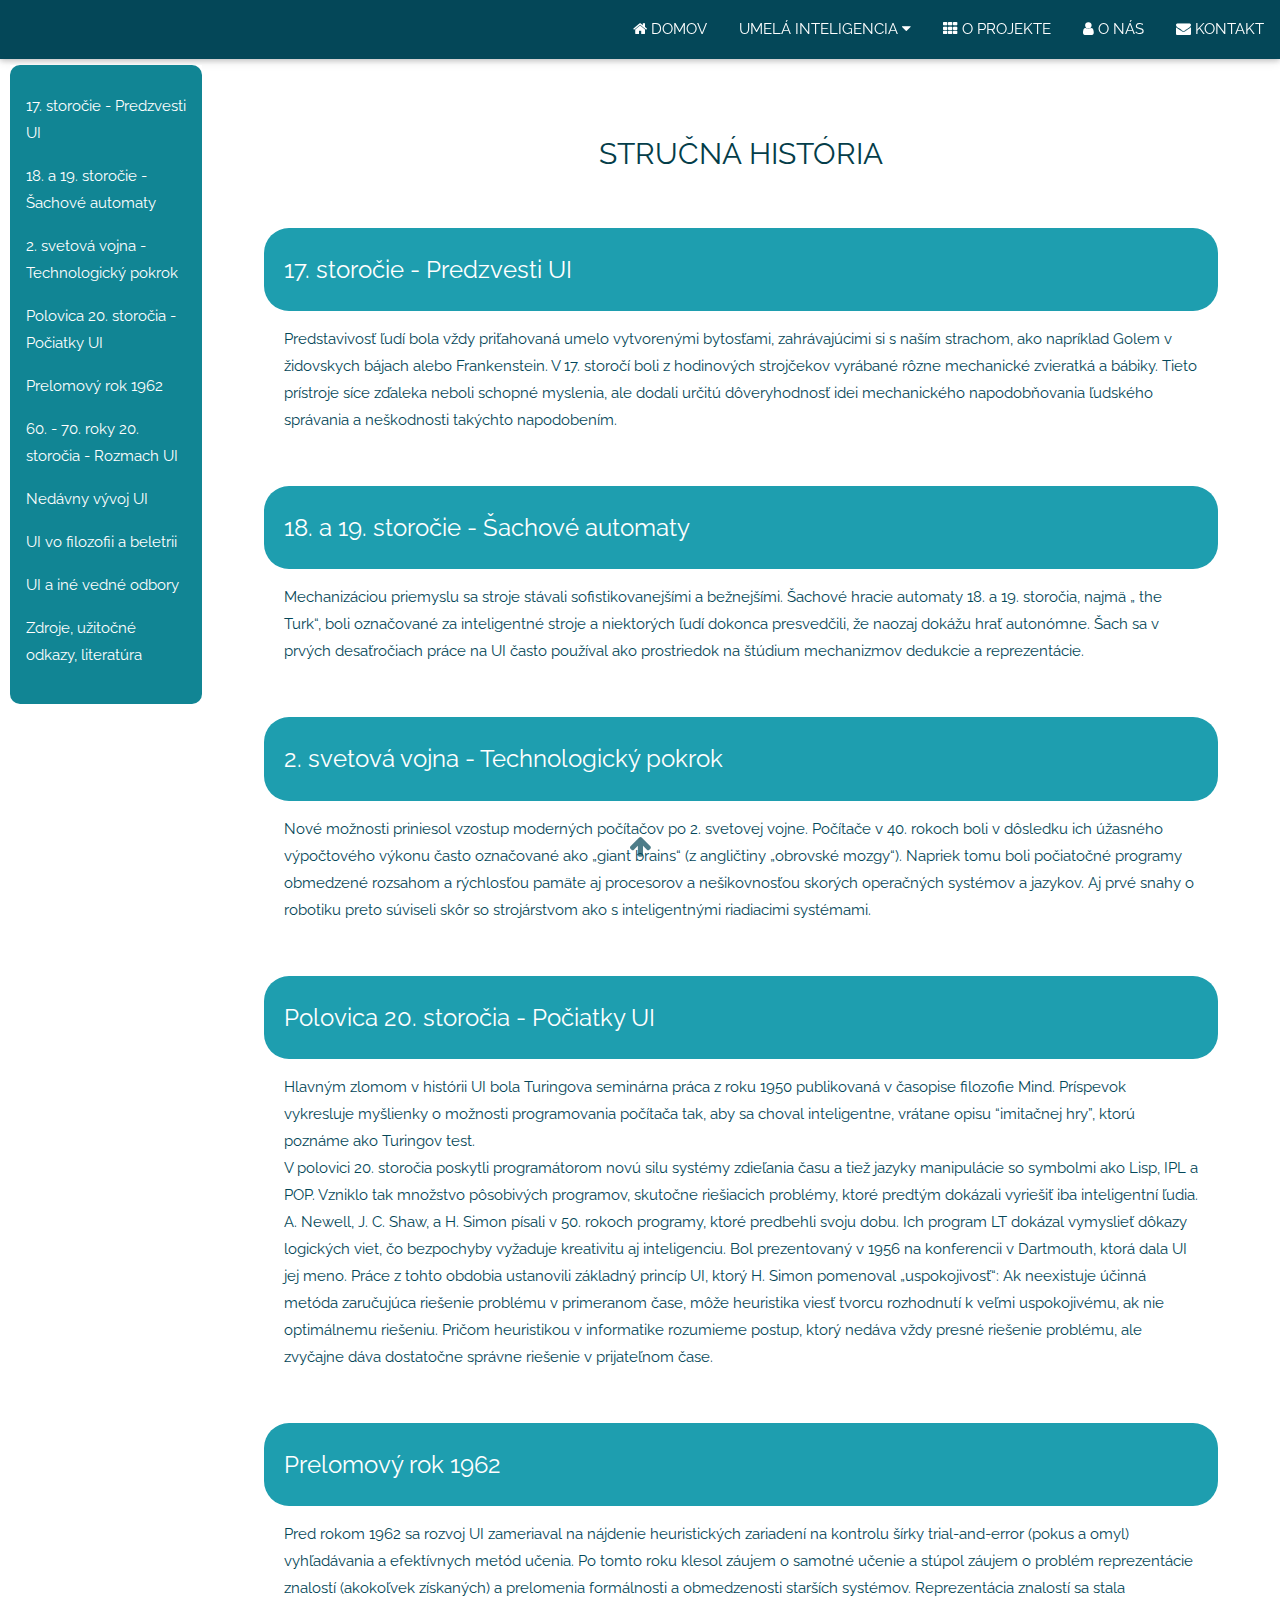
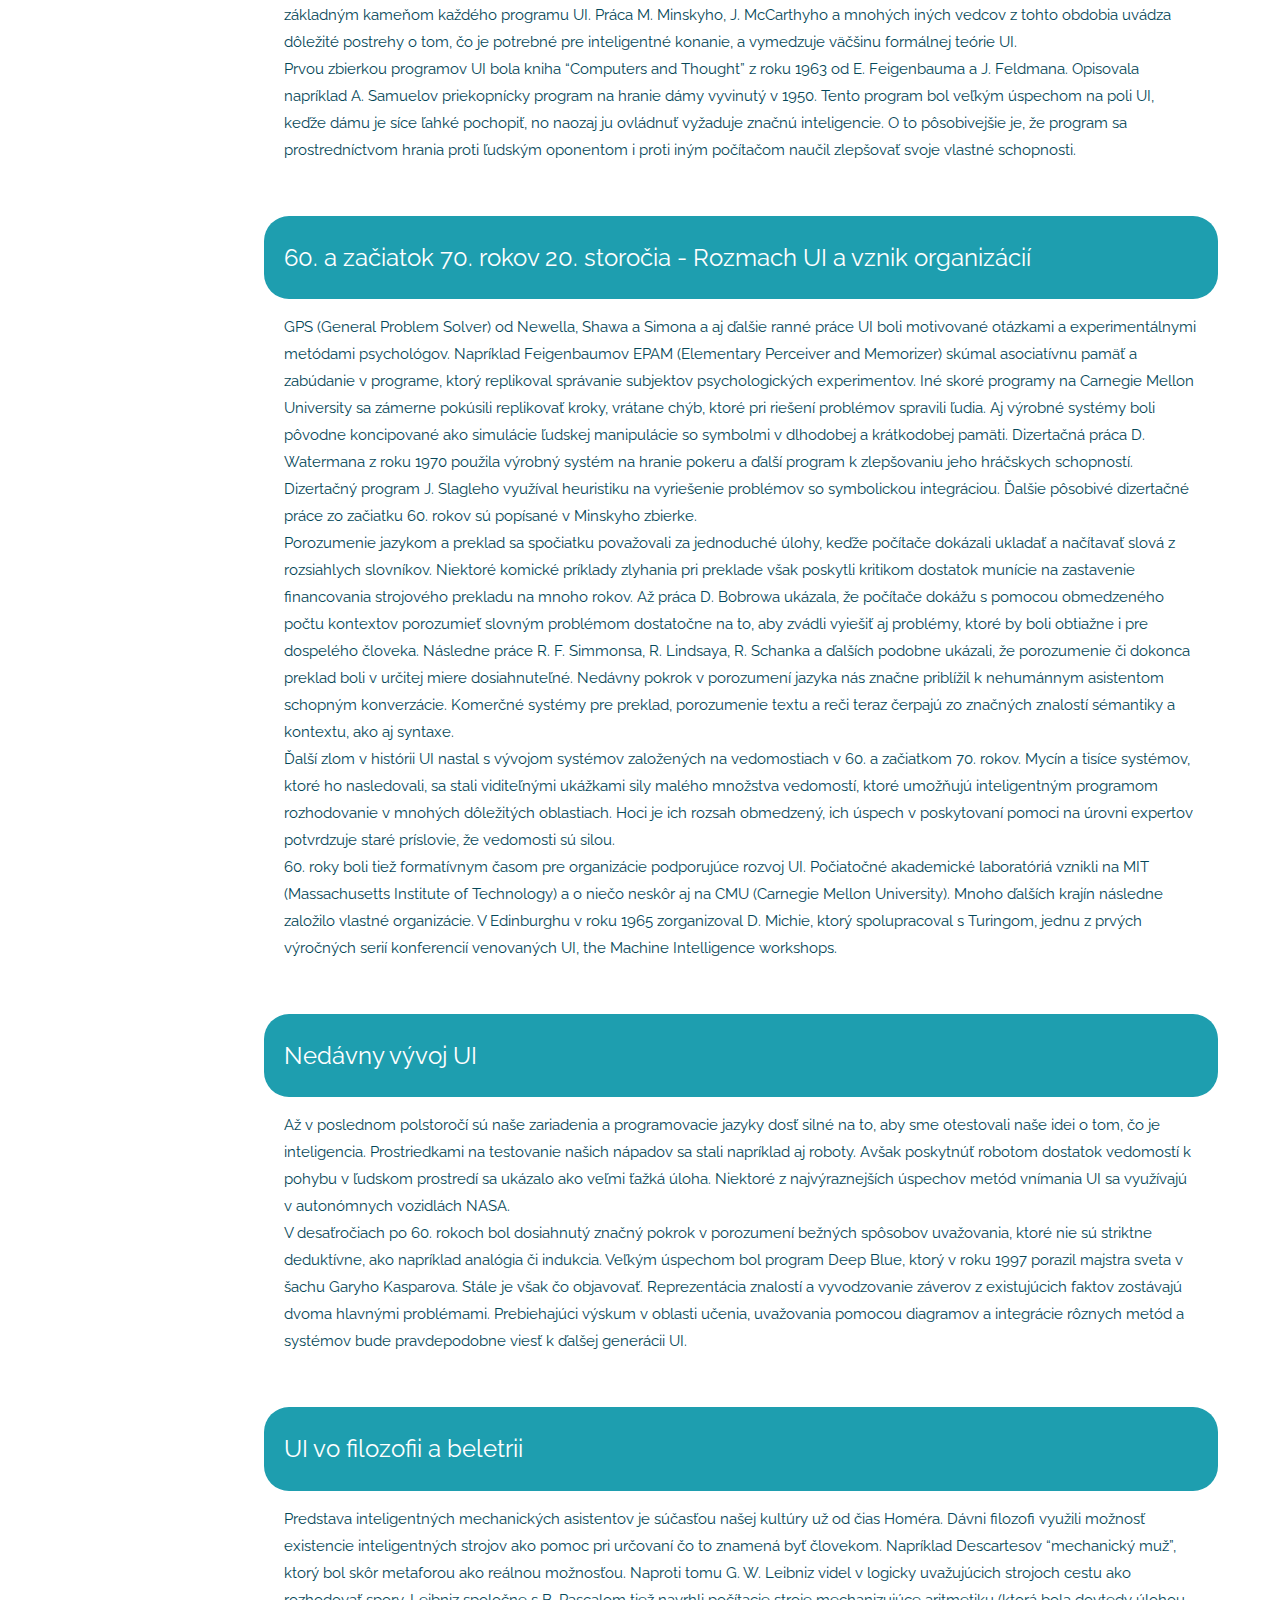
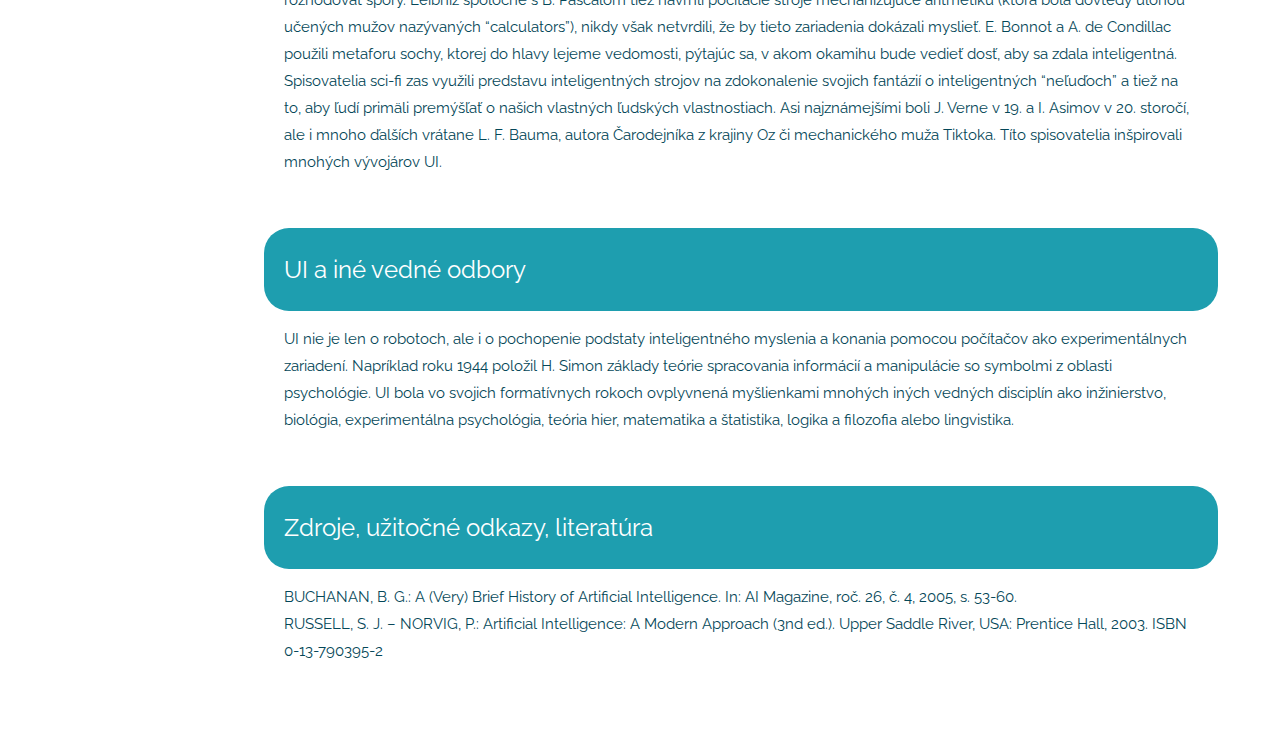
<file: sh.html>
<!DOCTYPE html>
<html>
  <head>
    <title>Umelá inteligencia</title>
    <meta charset="UTF-8">
    <link rel="icon" href="/images/icon9.png" type="image/png">
    <meta name="viewport" content="width=device-width, initial-scale=1">
    <link rel="stylesheet" href="https://www.w3schools.com/w3css/4/w3.css">
    <link rel="stylesheet" href="https://fonts.googleapis.com/css?family=Raleway">
    <link rel="stylesheet" href="https://cdnjs.cloudflare.com/ajax/libs/font-awesome/4.7.0/css/font-awesome.min.css">
    <link href="style.css" rel="stylesheet">
    <link href="https://fonts.googleapis.com/css?family=Montserrat&display=swap" rel="stylesheet">
    
  </head>

  <body>

    <!-- Navbar (sit on top) -->
    <div class="w3-top">
      <div class="w3-bar bgcol-0 w3-card" id="myNavbar">
        <!-- Right-sided navbar links -->
        <div class="w3-right w3-hide-small w3-hide-medium">
        <a href="index.html#home" class="w3-bar-item w3-button"><i class="fa fa-home"></i> DOMOV</a>
        <div class="w3-dropdown-hover w3-mobile">
          <button class="w3-button">UMELÁ INTELIGENCIA <i class="fa fa-caret-down"></i></button>
          <div class="w3-dropdown-content w3-bar-block scbr">
            <a href="uvod.html" class="w3-bar-item w3-button w3-mobile">Úvod</a>
            <a href="uav.html" class="w3-bar-item w3-button w3-mobile">Úlohy a výzvy</a>
            <a href="sh.html" class="w3-bar-item w3-button w3-mobile">Stručná história</a>
            <a href="nv.html" class="w3-bar-item w3-button w3-mobile">Nástroje - Vyhľadávanie</a>
            <a href="ns.html" class="w3-bar-item w3-button w3-mobile">Nástroje - Strojové učenie a UNS</a>
            <a href="nl.html" class="w3-bar-item w3-button w3-mobile">Nástroje - Logika</a>
            <a href="in.html" class="w3-bar-item w3-button w3-mobile">Iné nástroje UI</a>
          </div>
        </div>
          <a href="index.html#work" class="w3-bar-item w3-button"><i class="fa fa-th"></i> O PROJEKTE</a>
          <a href="index.html#team" class="w3-bar-item w3-button"><i class="fa fa-user"></i> O NÁS</a>
          <a href="index.html#contact" class="w3-bar-item w3-button"><i class="fa fa-envelope"></i> KONTAKT</a>
        </div>
        <!-- Hide right-floated links on small screens and replace them with a menu icon -->

        <a href="javascript:void(0)" class="w3-bar-item w3-button w3-right w3-hide-large" onclick="w3_open()">
          <i class="fa fa-bars"></i>
        </a>
      </div>
    </div>

    <!-- Sidebar on small screens when clicking the menu icon -->
    <nav class="w3-sidebar w3-bar-block w3-black w3-card w3-animate-left w3-hide-large" style="display:none" id="mySidebar">
      <a href="javascript:void(0)" onclick="w3_close()" class="w3-bar-item w3-button w3-large w3-padding-16">Close ×</a>
      <a href="index.html#home" onclick="w3_close()" class="w3-bar-item w3-button">DOMOV</a>
      <div class="w3-dropdown-hover w3-mobile">
        <button class="w3-button">UMELÁ INTELIGENCIA <i class="fa fa-caret-down"></i></button>
        <div class="w3-dropdown-content w3-bar-block scbr">
          <a href="uvod.html" class="w3-bar-item w3-button w3-mobile">Úvod</a>
          <a href="uav.html" class="w3-bar-item w3-button w3-mobile">Úlohy a výzvy</a>
          <a href="sh.html" class="w3-bar-item w3-button w3-mobile">Stručná história</a>
          <a href="nv.html" class="w3-bar-item w3-button w3-mobile">Nástroje - Vyhľadávanie</a>
          <a href="ns.html" class="w3-bar-item w3-button w3-mobile">Nástroje - Strojové učenie a UNS</a>
          <a href="nl.html" class="w3-bar-item w3-button w3-mobile">Nástroje - Logika</a>
          <a href="in.html" class="w3-bar-item w3-button w3-mobile">Iné nástroje UI</a>
        </div>
      </div>
      <a href="index.html#work" onclick="w3_close()" class="w3-bar-item w3-button">O PROJEKTE</a>
      <a href="index.html#team" onclick="w3_close()" class="w3-bar-item w3-button">O NÁS</a>
      <a href="index.html#contact" onclick="w3_close()" class="w3-bar-item w3-button">KONTAKT</a>
    </nav>


    <!-- content -->
         <div id="main">

           <div class="w3-sidebar w3-bar-block" id="nav">
             <div id="sideNav">
               <!-- Navbar (ntb/pc screen) -->
               <div class="w3-hide-small w3-hide-medium">
                 <a href="#17" class="w3-bar-item w3-button">17. storočie - Predzvesti UI</a>
                 <a href="#18" class="w3-bar-item w3-button">18. a 19. storočie - Šachové automaty</a>
                 <a href="#ww2" class="w3-bar-item w3-button">2. svetová vojna - Technologický pokrok</a>
                 <a href="#p20" class="w3-bar-item w3-button">Polovica 20. storočia - Počiatky UI</a>
                 <a href="#62" class="w3-bar-item w3-button">Prelomový rok 1962</a>
                 <a href="#6070" class="w3-bar-item w3-button">60. - 70. roky 20. storočia -  Rozmach UI</a>
                 <a href="#nv" class="w3-bar-item w3-button">Nedávny vývoj UI</a>
                 <a href="#fb" class="w3-bar-item w3-button">UI vo filozofii a beletrii</a>
                 <a href="#ivo" class="w3-bar-item w3-button">UI a iné vedné odbory</a>
                 <a href="#zao" class="w3-bar-item w3-button">Zdroje, užitočné odkazy, literatúra</a> <br>
               </div>
               <!-- Hide right-floated links on small screens and replace them with a menu icon -->
               <a href="javascript:void(0)" class="w3-bar-item w3-button w3-right w3-hide-large" onclick="s_open()">
                 <i class="fa fa-bars"></i>
               </a>
             </div>
           </div>

           <!-- Sidebar on small screens when clicking the menu icon -->
           <nav class="w3-sidebar w3-bar-block w3-black w3-card w3-animate-left w3-hide-large" style="display:none" id="Sidebar">
             <a href="javascript:void(0)" onclick="s_close()" class="w3-bar-item w3-button w3-large w3-padding-16">Close ×</a>
               <a href="#17" onclick="s_close()" class="w3-bar-item w3-button">17. storočie - Predzvesti UI</a>
               <a href="#18" onclick="s_close()" class="w3-bar-item w3-button">18. a 19. storočie - Šachové automaty</a>
               <a href="#ww2" onclick="s_close()" class="w3-bar-item w3-button">2. svetová vojna - Technologický pokrok</a>
               <a href="#p20" onclick="s_close()" class="w3-bar-item w3-button">Polovica 20. storočia - Počiatky UI</a>
               <a href="#62"  onclick="s_close()"class="w3-bar-item w3-button">Prelomový rok 1962</a>
               <a href="#6070" onclick="s_close()" class="w3-bar-item w3-button">60. - 70. roky 20. storočia -  Rozmach UI</a>
               <a href="#nv" onclick="s_close()" class="w3-bar-item w3-button">Nedávny vývoj UI</a>
               <a href="#fb" onclick="s_close()" class="w3-bar-item w3-button">UI vo filozofii a beletrii</a>
               <a href="#ivo" onclick="s_close()" class="w3-bar-item w3-button">UI a iné vedné odbory</a>
             <a href="#zao" onclick="s_close()" class="w3-bar-item w3-button">Zdroje, užitočné odkazy, literatúra</a>
           </nav>


           <!-- text -->
           <div class="bgcol-2" id="content">
               <h2 class="w3-center">STRUČNÁ HISTÓRIA</h2> <br>

               <span id="17" class="spanPad"></span><h3>17. storočie - Predzvesti UI</h3>
               <p>
                 Predstavivosť ľudí bola vždy priťahovaná umelo vytvorenými bytosťami, zahrávajúcimi si s naším strachom, ako napríklad Golem v židovskych bájach alebo Frankenstein. V 17. storočí boli z hodinových strojčekov vyrábané rôzne mechanické zvieratká a bábiky. Tieto prístroje síce zďaleka neboli schopné myslenia, ale dodali určitú dôveryhodnosť idei mechanického napodobňovania ľudského správania a neškodnosti takýchto napodobením.
               </p> <br>

               <span id="18" class="spanPad"></span><h3>18. a 19. storočie - Šachové automaty</h3>
               <p>
                 Mechanizáciou priemyslu sa stroje stávali sofistikovanejšími a bežnejšími. Šachové hracie automaty 18. a 19. storočia, najmä „ the Turk“, boli označované za inteligentné stroje a niektorých ľudí dokonca presvedčili, že naozaj dokážu hrať autonómne. Šach sa v prvých desaťročiach práce na UI často používal ako prostriedok na štúdium mechanizmov dedukcie a reprezentácie.
               </p> <br>

               <span id="ww2" class="spanPad"></span><h3>2. svetová vojna - Technologický pokrok</h3>
               <p>
                 Nové možnosti priniesol vzostup moderných počítačov po 2. svetovej vojne. Počítače v 40. rokoch boli v dôsledku ich úžasného výpočtového výkonu často označované ako „giant brains“ (z angličtiny „obrovské mozgy“). Napriek tomu boli počiatočné programy obmedzené rozsahom a rýchlosťou pamäte aj procesorov a nešikovnosťou skorých operačných systémov a jazykov. Aj prvé snahy o robotiku preto súviseli skôr so strojárstvom ako s inteligentnými riadiacimi systémami.
               </p> <br>

               <span id="p20" class="spanPad"></span><h3>Polovica 20. storočia - Počiatky UI</h3>
               <p>
                 Hlavným zlomom v histórii UI bola Turingova seminárna práca z roku 1950 publikovaná v časopise filozofie Mind. Príspevok vykresluje myšlienky o možnosti programovania počítača tak, aby sa choval inteligentne, vrátane opisu “imitačnej hry”, ktorú poznáme ako Turingov test. <br>
                 V polovici 20. storočia poskytli programátorom novú silu systémy zdieľania času a tiež jazyky manipulácie so symbolmi ako Lisp, IPL a POP. Vzniklo tak množstvo pôsobivých programov, skutočne riešiacich problémy, ktoré predtým dokázali vyriešiť iba inteligentní ľudia. A. Newell, J. C. Shaw, a H. Simon písali v 50. rokoch programy, ktoré predbehli svoju dobu. Ich program LT dokázal vymyslieť dôkazy logických viet, čo bezpochyby vyžaduje kreativitu aj inteligenciu. Bol prezentovaný v 1956 na konferencii v Dartmouth, ktorá dala UI jej meno. Práce z tohto obdobia ustanovili základný princíp UI, ktorý H. Simon pomenoval „uspokojivosť“: Ak neexistuje účinná metóda zaručujúca riešenie problému v primeranom čase, môže heuristika viesť tvorcu rozhodnutí k veľmi uspokojivému, ak nie optimálnemu riešeniu. Pričom heuristikou v informatike rozumieme postup, ktorý nedáva vždy presné riešenie problému, ale zvyčajne dáva dostatočne správne riešenie v prijateľnom čase.
               </p> <br>

               <span id="62" class="spanPad"></span><h3>Prelomový rok 1962</h3>
               <p>
                 Pred rokom 1962 sa rozvoj UI zameriaval na nájdenie heuristických zariadení na kontrolu šírky trial-and-error (pokus a omyl) vyhľadávania a efektívnych metód učenia. Po tomto roku klesol záujem o samotné učenie a stúpol záujem  o problém reprezentácie znalostí (akokoľvek získaných) a prelomenia formálnosti a obmedzenosti starších systémov. Reprezentácia znalostí sa stala základným kameňom každého programu UI. Práca M. Minskyho, J. McCarthyho a mnohých iných vedcov z tohto obdobia uvádza dôležité postrehy o tom, čo je potrebné pre inteligentné konanie, a vymedzuje väčšinu formálnej teórie UI. <br>
                 Prvou zbierkou programov UI bola kniha “Computers and Thought” z roku 1963 od E. Feigenbauma a J. Feldmana. Opisovala napríklad A. Samuelov priekopnícky program na hranie dámy vyvinutý v 1950. Tento program bol veľkým úspechom na poli UI, keďže dámu je síce ľahké pochopiť, no naozaj ju ovládnuť vyžaduje značnú inteligencie. O to pôsobivejšie je, že program sa prostredníctvom hrania proti ľudským oponentom i proti iným počítačom naučil zlepšovať svoje vlastné schopnosti.
               </p> <br>

               <span id="6070" class="spanPad"></span><h3>60. a začiatok 70. rokov 20. storočia -  Rozmach UI a vznik organizácií</h3>
               <p>
                 GPS (General Problem Solver) od Newella, Shawa a Simona a aj ďalšie ranné práce UI boli motivované otázkami a experimentálnymi metódami psychológov. Napríklad Feigenbaumov EPAM (Elementary Perceiver and Memorizer) skúmal asociatívnu pamäť a zabúdanie v programe, ktorý replikoval správanie subjektov psychologických experimentov.  Iné skoré programy na Carnegie Mellon University sa zámerne pokúsili replikovať kroky, vrátane chýb, ktoré pri riešení problémov spravili ľudia.  Aj výrobné systémy boli pôvodne koncipované ako simulácie ľudskej manipulácie so symbolmi v dlhodobej a krátkodobej pamäti. Dizertačná práca D. Watermana z roku 1970 použila výrobný systém na hranie pokeru a ďalší program k zlepšovaniu jeho hráčskych schopností. Dizertačný program J. Slagleho využíval heuristiku na vyriešenie problémov so symbolickou integráciou. Ďalšie pôsobivé dizertačné práce zo začiatku 60. rokov sú popísané v Minskyho zbierke.<br>
                 Porozumenie jazykom a preklad sa spočiatku považovali za jednoduché úlohy, keďže počítače dokázali ukladať a načítavať slová z rozsiahlych slovníkov. Niektoré komické príklady zlyhania pri preklade však poskytli kritikom dostatok munície na zastavenie financovania strojového prekladu na mnoho rokov. Až práca D. Bobrowa ukázala, že počítače dokážu s pomocou obmedzeného počtu kontextov porozumieť slovným problémom dostatočne na to, aby zvádli vyiešiť aj problémy, ktoré by boli obtiažne i pre dospelého človeka. Následne práce R. F. Simmonsa, R. Lindsaya, R. Schanka a ďalších podobne ukázali, že porozumenie či dokonca preklad boli v určitej miere dosiahnuteľné. Nedávny pokrok v porozumení jazyka nás značne priblížil k nehumánnym asistentom schopným konverzácie. Komerčné systémy pre preklad, porozumenie textu a reči teraz čerpajú zo značných znalostí sémantiky a kontextu, ako aj syntaxe. <br>
                 Ďalší zlom v histórii UI nastal s vývojom systémov založených na vedomostiach v 60. a začiatkom 70. rokov. Mycín a tisíce systémov, ktoré ho nasledovali, sa stali viditeľnými ukážkami sily malého množstva vedomostí, ktoré umožňujú inteligentným programom rozhodovanie v mnohých dôležitých oblastiach. Hoci je ich rozsah obmedzený, ich úspech v poskytovaní pomoci na úrovni expertov potvrdzuje staré príslovie, že vedomosti sú silou.<br>
                 60. roky boli tiež formatívnym časom pre organizácie podporujúce rozvoj UI. Počiatočné akademické laboratóriá vznikli na MIT (Massachusetts Institute of Technology) a o niečo neskôr aj na CMU (Carnegie Mellon University). Mnoho ďalších krajín následne založilo vlastné organizácie. V Edinburghu v roku 1965 zorganizoval D. Michie, ktorý spolupracoval s Turingom, jednu z prvých výročných serií konferencií venovaných UI, the Machine Intelligence workshops.
               </p> <br>

               <span id="nv class="spanPad""></span><h3>Nedávny vývoj UI</h3>
               <p>
                 Až v poslednom polstoročí sú naše zariadenia a programovacie jazyky dosť silné na to, aby sme otestovali naše idei o tom, čo je inteligencia. Prostriedkami na testovanie našich nápadov sa stali napríklad aj roboty. Avšak poskytnúť robotom dostatok vedomostí k pohybu v ľudskom prostredí sa ukázalo ako veľmi ťažká úloha. Niektoré z najvýraznejších úspechov metód vnímania UI sa využívajú v autonómnych vozidlách NASA.  <br>
                 V desaťročiach po 60. rokoch bol dosiahnutý značný pokrok v porozumení bežných spôsobov uvažovania, ktoré nie sú striktne deduktívne, ako napríklad analógia či indukcia. Veľkým úspechom bol program Deep Blue, ktorý v roku 1997 porazil majstra sveta v šachu Garyho Kasparova. Stále je však čo objavovať. Reprezentácia znalostí a vyvodzovanie záverov z existujúcich faktov zostávajú dvoma hlavnými problémami. Prebiehajúci výskum v oblasti učenia, uvažovania pomocou diagramov a integrácie rôznych metód a systémov bude pravdepodobne viesť k ďalšej generácii UI.
               </p> <br>

               <span id="fb" class="spanPad"></span><h3>UI vo filozofii a beletrii</h3>
               <p>
                 Predstava inteligentných mechanických asistentov je súčasťou našej kultúry už od čias Homéra. Dávni filozofi využili možnosť existencie inteligentných strojov ako pomoc pri určovaní čo to znamená byť človekom. Napríklad Descartesov “mechanický muž”, ktorý bol skôr metaforou ako reálnou možnosťou. Naproti tomu G. W. Leibniz videl v logicky uvažujúcich strojoch cestu ako rozhodovať spory. Leibniz spoločne s B. Pascalom tiež navrhli počítacie stroje mechanizujúce aritmetiku (ktorá bola dovtedy úlohou učených mužov nazývaných “calculators”), nikdy však netvrdili, že by tieto zariadenia dokázali myslieť. E. Bonnot a A. de Condillac použili metaforu sochy, ktorej do hlavy lejeme vedomosti, pýtajúc sa, v akom okamihu bude vedieť dosť, aby sa zdala inteligentná. Spisovatelia sci-fi zas využili predstavu inteligentných strojov na zdokonalenie svojich fantázií o inteligentných “neľuďoch” a tiež na to, aby ľudí primäli premýšľať o našich vlastných ľudských vlastnostiach. Asi najznámejšími boli J. Verne v 19. a I. Asimov v 20. storočí, ale i mnoho ďalších vrátane L. F. Bauma, autora Čarodejníka z krajiny Oz či mechanického muža Tiktoka. Títo spisovatelia inšpirovali mnohých vývojárov UI.
               </p> <br>

               <span id="ivo" class="spanPad"></span><h3>UI a iné vedné odbory</h3>
               <p>
                 UI nie je len o robotoch, ale i o pochopenie podstaty inteligentného myslenia a konania pomocou počítačov ako experimentálnych zariadení. Napríklad roku 1944 položil H. Simon základy teórie spracovania informácií a manipulácie so symbolmi z oblasti psychológie. UI bola vo svojich formatívnych rokoch ovplyvnená myšlienkami mnohých iných vedných disciplín ako inžinierstvo, biológia, experimentálna psychológia, teória hier, matematika a štatistika, logika a filozofia alebo lingvistika.
               </p> <br>

               <span id="zao" class="spanPad"></span><h3>Zdroje, užitočné odkazy, literatúra</h3>
               <p>
                 BUCHANAN, B. G.: A (Very) Brief History of Artificial Intelligence. In: AI Magazine, roč. 26, č. 4, 2005, s. 53-60.<br>
                 RUSSELL, S. J. – NORVIG, P.: Artificial Intelligence: A Modern Approach (3nd ed.). Upper Saddle River, USA: Prentice Hall, 2003. ISBN 0-13-790395-2
               </p>

           </div>

         </div>





        <!-- Footer -->
        <footer class="w3-xlarge w3-center w3-padding-32 w3-bottom">
          <a href="#main" class="w3-center arrow w3-circle"><i class="fa fa-arrow-up w3-center"></i></a>
        <!--
            <div class="w3-xlarge w3-section">
            <i class="fa fa-facebook-official w3-hover-opacity"></i>
            <i class="fa fa-instagram w3-hover-opacity"></i>
            <i class="fa fa-snapchat w3-hover-opacity"></i>
            <i class="fa fa-pinterest-p w3-hover-opacity"></i>
            <i class="fa fa-twitter w3-hover-opacity"></i>
            <i class="fa fa-linkedin w3-hover-opacity"></i>
          </div> -->
        </footer>

        <script>

        // Toggle between showing and hiding the sidebar when clicking the menu icon
        var mySidebar = document.getElementById("mySidebar");

        function w3_open() {
          if (mySidebar.style.display === 'block') {
            mySidebar.style.display = 'none';
          } else {
            mySidebar.style.display = 'block';
            sidebar.style.display = "none";
          }
        }

        // Close the sidebar with the close button
        function w3_close() {
            mySidebar.style.display = "none";
        }

        var sidebar = document.getElementById("Sidebar");

        function s_open() {
          if (sidebar.style.display === 'block') {
            sidebar.style.display = 'none';
          } else {
            sidebar.style.display = 'block';
            mySidebar.style.display = "none";
          }
        }

        // Close the sidebar with the close button
        function s_close() {
            sidebar.style.display = "none";
        }

        </script>

      </body>
</html>
</file>
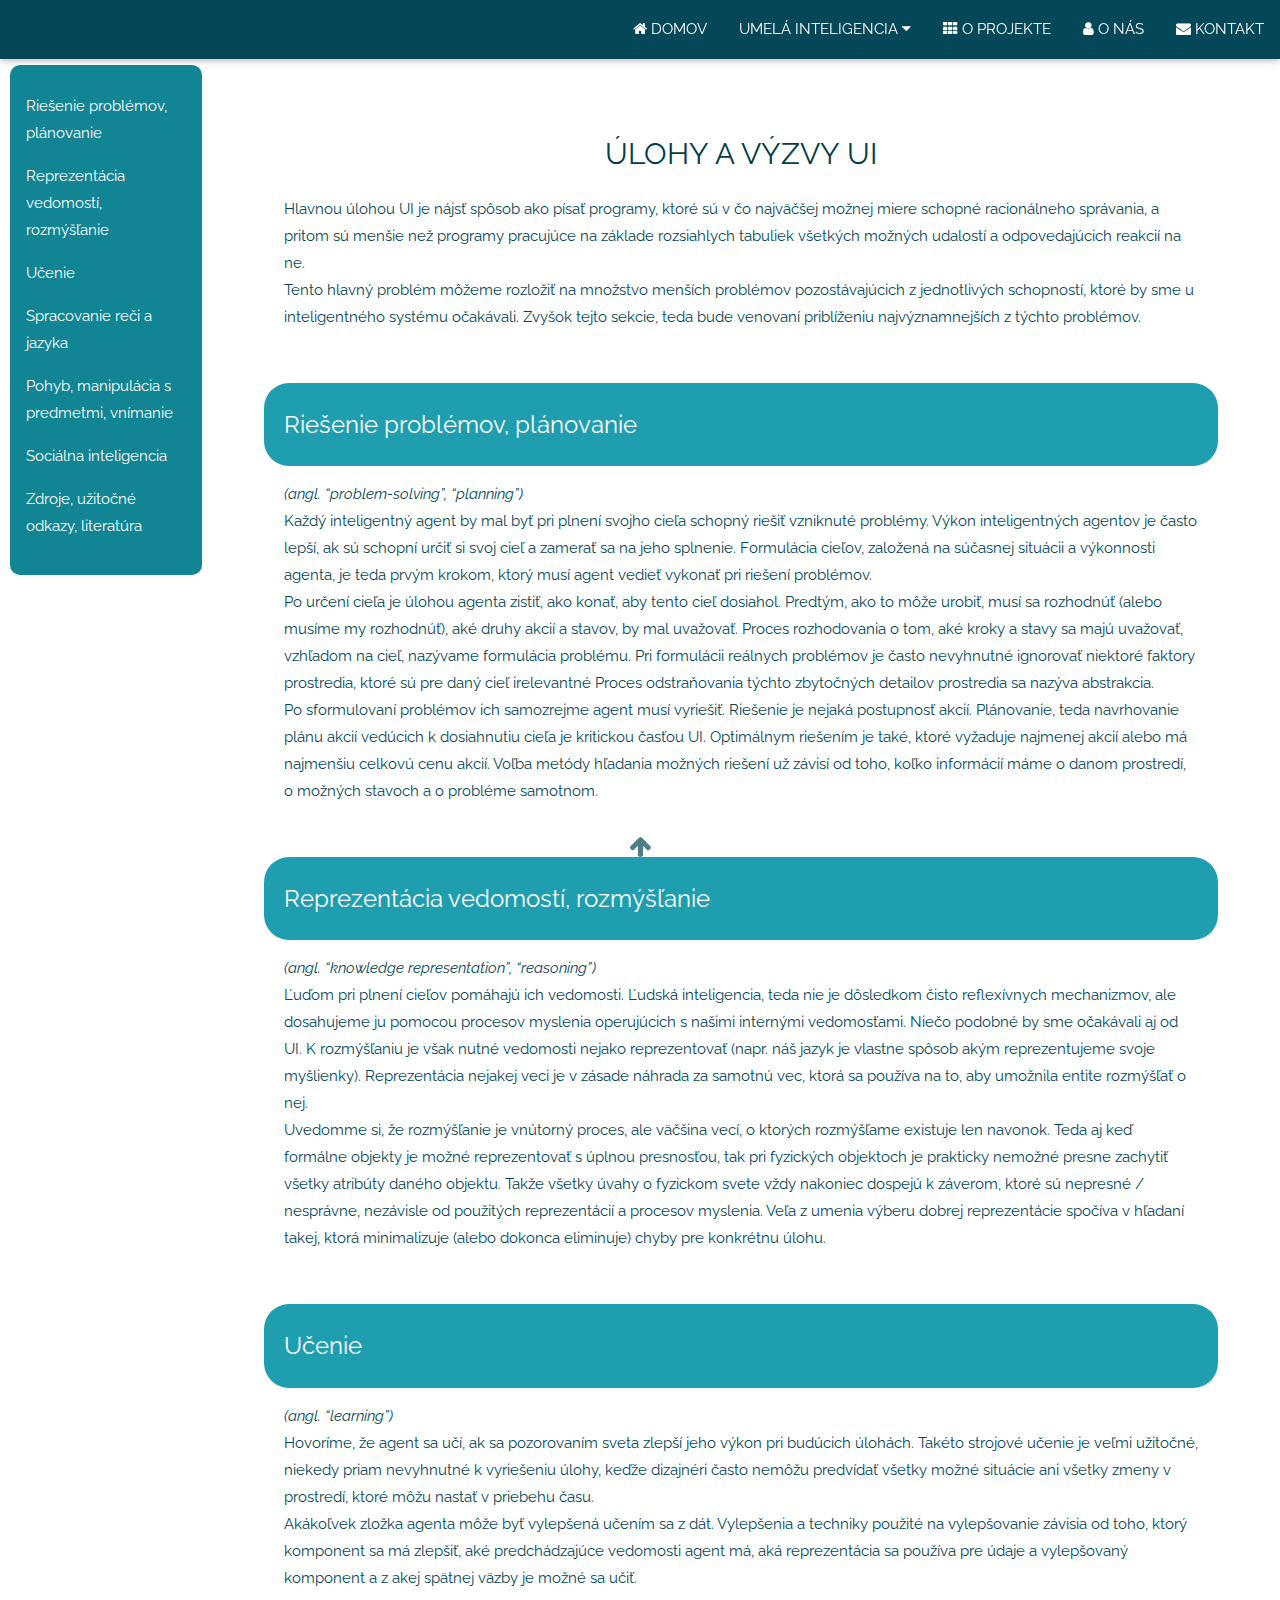
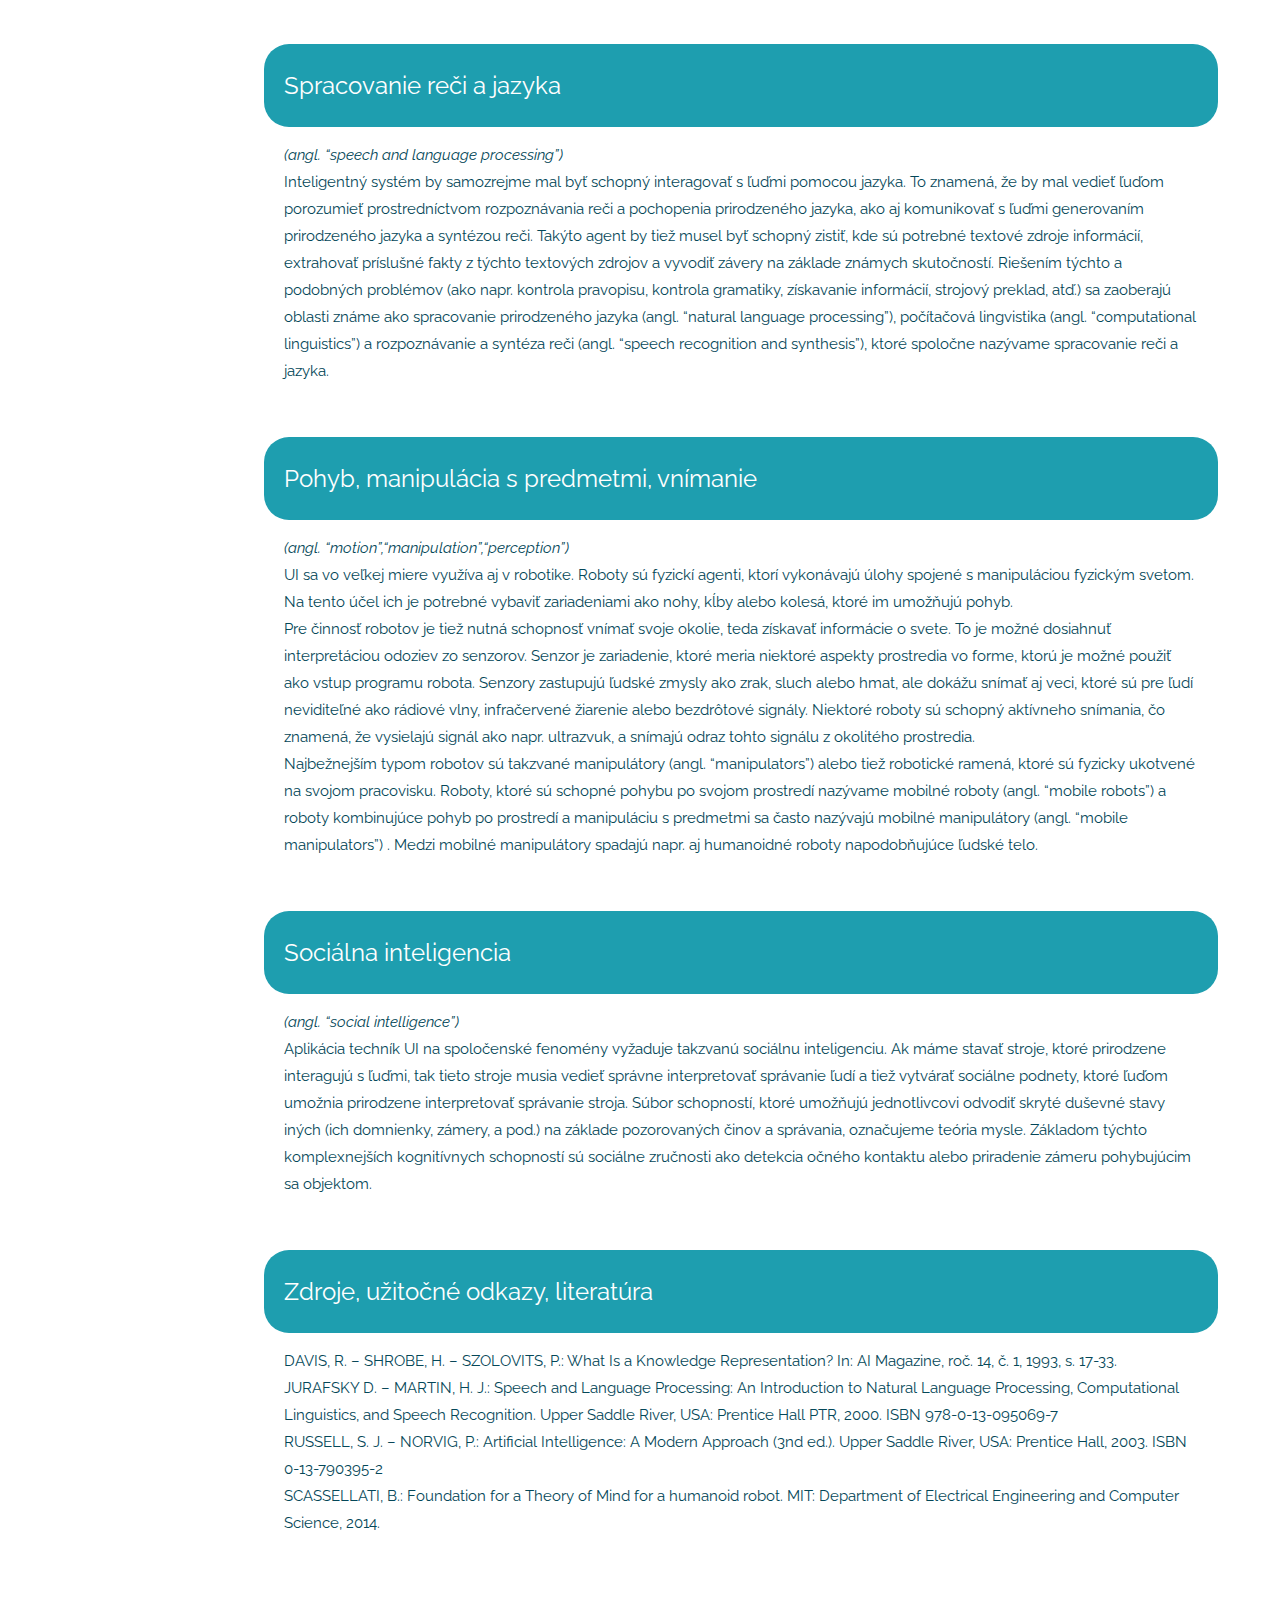
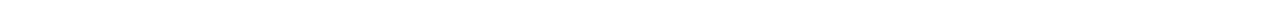
<file: uav.html>
<!DOCTYPE html>
<html>
  <head>
    <title>Umelá inteligencia</title>
    <meta charset="UTF-8">
    <link rel="icon" href="/images/icon9.png" type="image/png">
    <meta name="viewport" content="width=device-width, initial-scale=1">
    <link rel="stylesheet" href="https://www.w3schools.com/w3css/4/w3.css">
    <link rel="stylesheet" href="https://fonts.googleapis.com/css?family=Raleway">
    <link rel="stylesheet" href="https://cdnjs.cloudflare.com/ajax/libs/font-awesome/4.7.0/css/font-awesome.min.css">
    <link href="style.css" rel="stylesheet">
    <link href="https://fonts.googleapis.com/css?family=Montserrat&display=swap" rel="stylesheet">
    
  </head>

  <body>

    <!-- Navbar (sit on top) -->
    <div class="w3-top">
      <div class="w3-bar bgcol-0 w3-card" id="myNavbar">
        <!-- Right-sided navbar links -->
        <div class="w3-right w3-hide-small w3-hide-medium">
        <a href="index.html#home" class="w3-bar-item w3-button"><i class="fa fa-home"></i> DOMOV</a>
        <div class="w3-dropdown-hover w3-mobile">
          <button class="w3-button">UMELÁ INTELIGENCIA <i class="fa fa-caret-down"></i></button>
          <div class="w3-dropdown-content w3-bar-block scbr">
            <a href="uvod.html" class="w3-bar-item w3-button w3-mobile">Úvod</a>
            <a href="uav.html" class="w3-bar-item w3-button w3-mobile">Úlohy a výzvy</a>
            <a href="sh.html" class="w3-bar-item w3-button w3-mobile">Stručná história</a>
            <a href="nv.html" class="w3-bar-item w3-button w3-mobile">Nástroje - Vyhľadávanie</a>
            <a href="ns.html" class="w3-bar-item w3-button w3-mobile">Nástroje - Strojové učenie a UNS</a>
            <a href="nl.html" class="w3-bar-item w3-button w3-mobile">Nástroje - Logika</a>
            <a href="in.html" class="w3-bar-item w3-button w3-mobile">Iné nástroje UI</a>
          </div>
        </div>
          <a href="index.html#work" class="w3-bar-item w3-button"><i class="fa fa-th"></i> O PROJEKTE</a>
          <a href="index.html#team" class="w3-bar-item w3-button"><i class="fa fa-user"></i> O NÁS</a>
          <a href="index.html#contact" class="w3-bar-item w3-button"><i class="fa fa-envelope"></i> KONTAKT</a>
        </div>
        <!-- Hide right-floated links on small screens and replace them with a menu icon -->

        <a href="javascript:void(0)" class="w3-bar-item w3-button w3-right w3-hide-large" onclick="w3_open()">
          <i class="fa fa-bars"></i>
        </a>
      </div>
    </div>

    <!-- Sidebar on small screens when clicking the menu icon -->
    <nav class="w3-sidebar w3-bar-block w3-black w3-card w3-animate-left w3-hide-large" style="display:none" id="mySidebar">
      <a href="javascript:void(0)" onclick="w3_close()" class="w3-bar-item w3-button w3-large w3-padding-16">Close ×</a>
      <a href="index.html#home" onclick="w3_close()" class="w3-bar-item w3-button">DOMOV</a>
      <div class="w3-dropdown-hover w3-mobile">
        <button class="w3-button">UMELÁ INTELIGENCIA <i class="fa fa-caret-down"></i></button>
        <div class="w3-dropdown-content w3-bar-block scbr">
          <a href="uvod.html" class="w3-bar-item w3-button w3-mobile">Úvod</a>
          <a href="uav.html" class="w3-bar-item w3-button w3-mobile">Úlohy a výzvy</a>
          <a href="sh.html" class="w3-bar-item w3-button w3-mobile">Stručná história</a>
          <a href="nv.html" class="w3-bar-item w3-button w3-mobile">Nástroje - Vyhľadávanie</a>
          <a href="ns.html" class="w3-bar-item w3-button w3-mobile">Nástroje - Strojové učenie a UNS</a>
          <a href="nl.html" class="w3-bar-item w3-button w3-mobile">Nástroje - Logika</a>
          <a href="in.html" class="w3-bar-item w3-button w3-mobile">Iné nástroje UI</a>
        </div>
      </div>
      <a href="index.html#work" onclick="w3_close()" class="w3-bar-item w3-button">O PROJEKTE</a>
      <a href="index.html#team" onclick="w3_close()" class="w3-bar-item w3-button">O NÁS</a>
      <a href="index.html#contact" onclick="w3_close()" class="w3-bar-item w3-button">KONTAKT</a>
    </nav>


    <!-- content -->
         <div id="main">

           <div class="w3-sidebar w3-bar-block" id="nav">
             <div id="sideNav">
               <!-- Navbar (ntb/pc screen) -->
               <div class="w3-hide-small w3-hide-medium">
                 <a href="#rpp" class="w3-bar-item w3-button">Riešenie problémov, plánovanie</a>
                 <a href="#rvr" class="w3-bar-item w3-button">Reprezentácia vedomostí, rozmýšľanie</a>
                 <a href="#u" class="w3-bar-item w3-button">Učenie</a>
                 <a href="#srj" class="w3-bar-item w3-button">Spracovanie reči a jazyka</a>
                 <a href="#pm" class="w3-bar-item w3-button">Pohyb, manipulácia s predmetmi, vnímanie</a>
                 <a href="#si" class="w3-bar-item w3-button">Sociálna inteligencia</a>
                 <a href="#zao" class="w3-bar-item w3-button">Zdroje, užitočné odkazy, literatúra</a> <br>
               </div>
               <!-- Hide right-floated links on small screens and replace them with a menu icon -->
               <a href="javascript:void(0)" class="w3-bar-item w3-button w3-right w3-hide-large" onclick="s_open()">
                 <i class="fa fa-bars"></i>
               </a>
             </div>
           </div>

           <!-- Sidebar on small screens when clicking the menu icon -->
           <nav class="w3-sidebar w3-bar-block w3-black w3-card w3-animate-left w3-hide-large" style="display:none" id="Sidebar">
             <a href="javascript:void(0)" onclick="s_close()" class="w3-bar-item w3-button w3-large w3-padding-16">Close ×</a>
               <a href="#rpp" onclick="s_close()" class="w3-bar-item w3-button">Riešenie problémov, plánovanie</a>
               <a href="#rvr" onclick="s_close()" class="w3-bar-item w3-button">Reprezentácia vedomostí, rozmýšľanie</a>
               <a href="#u" onclick="s_close()" class="w3-bar-item w3-button">Učenie</a>
               <a href="#srj" onclick="s_close()" class="w3-bar-item w3-button">Spracovanie reči a jazyka</a>
               <a href="#pm" onclick="s_close()" class="w3-bar-item w3-button">Pohyb, manipulácia s predmetmi, vnímanie</a>
               <a href="#si" onclick="s_close()" class="w3-bar-item w3-button">Sociálna inteligencia</a>
             <a href="#zao" onclick="s_close()" class="w3-bar-item w3-button">Zdroje, užitočné odkazy, literatúra</a>
           </nav>

           <!-- text -->
           <div class="bgcol-2" id="content">
               <h2 class="w3-center">ÚLOHY A VÝZVY UI</h2>
               <p>
                 Hlavnou úlohou UI je nájsť spôsob ako písať programy, ktoré sú v čo najväčšej možnej miere schopné racionálneho správania, a pritom sú menšie než programy pracujúce na základe rozsiahlych tabuliek všetkých možných udalostí a odpovedajúcich reakcií na ne. <br>
                 Tento hlavný problém môžeme rozložiť na množstvo menších problémov pozostávajúcich z jednotlivých schopností, ktoré by sme u inteligentného systému očakávali. Zvyšok tejto sekcie, teda bude venovaní priblíženiu najvýznamnejších z týchto problémov. <br>
               </p> <br>

               <span id="rpp" class="spanPad"></span><h3>Riešenie problémov, plánovanie</h3>
               <p>
                 <i>(angl. “problem-solving”, “planning”)</i> <br>
                 Každý inteligentný agent by mal byť pri plnení svojho cieľa schopný riešiť vzniknuté  problémy. Výkon inteligentných agentov je často lepší, ak sú schopní určiť si svoj cieľ a zamerať sa na jeho splnenie. Formulácia cieľov, založená na súčasnej situácii a výkonnosti agenta, je teda prvým krokom, ktorý musí agent vedieť vykonať pri riešení problémov. <br>
                 Po určení cieľa je úlohou agenta zistiť, ako konať, aby tento cieľ dosiahol. Predtým, ako to môže urobiť, musí sa rozhodnúť (alebo musíme my rozhodnúť), aké druhy akcií a stavov, by mal uvažovať. Proces rozhodovania o tom, aké kroky a stavy sa majú uvažovať, vzhľadom na cieľ, nazývame formulácia problému. Pri formulácii reálnych problémov je často nevyhnutné ignorovať niektoré faktory prostredia, ktoré sú pre daný cieľ irelevantné Proces odstraňovania týchto zbytočných detailov prostredia sa nazýva abstrakcia. <br>
                 Po sformulovaní problémov ich samozrejme agent musí vyriešiť. Riešenie je nejaká postupnosť akcií. Plánovanie, teda navrhovanie plánu akcií vedúcich k dosiahnutiu cieľa je kritickou časťou UI. Optimálnym riešením je také, ktoré vyžaduje najmenej akcií alebo má najmenšiu celkovú cenu akcií. Voľba metódy hľadania možných riešení už závisí od toho, koľko informácií máme o danom prostredí, o možných stavoch a o probléme samotnom. <br>
               </p> <br>

               <span id="rvr" class="spanPad"></span><h3>Reprezentácia vedomostí, rozmýšľanie </h3>
               <p>
                 <i>(angl. “knowledge representation”, “reasoning”)</i> <br>
                 Ľuďom pri plnení cieľov pomáhajú ich vedomosti. Ľudská inteligencia, teda nie je dôsledkom čisto reflexívnych mechanizmov, ale dosahujeme ju pomocou procesov myslenia operujúcich s našimi internými vedomosťami. Niečo podobné by sme očakávali aj od UI. K rozmýšľaniu je však nutné vedomosti nejako reprezentovať (napr. náš jazyk je vlastne spôsob akým reprezentujeme svoje myšlienky). Reprezentácia nejakej veci je v zásade náhrada za samotnú vec, ktorá sa používa na to, aby umožnila entite rozmýšľať o nej.<br>
                 Uvedomme si, že rozmýšľanie je vnútorný proces, ale väčšina vecí, o ktorých rozmýšľame existuje len navonok. Teda aj keď formálne objekty je možné reprezentovať s úplnou presnosťou, tak pri fyzických objektoch je prakticky nemožné presne zachytiť všetky atribúty daného objektu. Takže všetky úvahy o fyzickom svete vždy nakoniec dospejú k záverom, ktoré sú nepresné / nesprávne, nezávisle od použitých reprezentácií a procesov myslenia. Veľa z umenia výberu dobrej reprezentácie spočíva v hľadaní takej, ktorá minimalizuje (alebo dokonca eliminuje) chyby pre konkrétnu úlohu.<br>
               </p> <br>

               <span id="u" class="spanPad"></span><h3>Učenie</h3>
               <p>
                 <i>(angl. “learning”)</i> <br>
                 Hovoríme, že agent sa učí, ak sa pozorovaním sveta zlepší jeho výkon pri budúcich úlohách. Takéto strojové učenie je veľmi užitočné, niekedy priam nevyhnutné k vyriešeniu úlohy, keďže dizajnéri často nemôžu predvídať všetky možné situácie ani všetky zmeny v prostredí, ktoré môžu nastať v priebehu času. <br>
                 Akákoľvek zložka agenta môže byť vylepšená učením sa z dát. Vylepšenia a techniky použité na vylepšovanie závisia od toho, ktorý komponent sa má zlepšiť, aké predchádzajúce vedomosti agent má, aká reprezentácia sa používa pre údaje a vylepšovaný komponent a z akej spätnej väzby je možné sa učiť. <br>
               </p><br>

               <span id="srj" class="spanPad"></span><h3>Spracovanie reči a jazyka</h3>
               <p>
                 <i>(angl. “speech and language processing”)</i> <br>
                 Inteligentný systém by samozrejme mal byť schopný interagovať s ľuďmi pomocou jazyka. To znamená, že by mal vedieť ľuďom porozumieť prostredníctvom rozpoznávania reči a pochopenia prirodzeného jazyka, ako aj komunikovať s ľuďmi generovaním prirodzeného jazyka a syntézou reči. Takýto agent by tiež musel byť schopný zistiť, kde sú potrebné textové zdroje informácií, extrahovať príslušné fakty z týchto textových zdrojov a vyvodiť závery na základe známych skutočností. Riešením týchto a podobných problémov (ako napr. kontrola pravopisu, kontrola gramatiky, získavanie informácií, strojový preklad, atď.) sa zaoberajú oblasti známe ako spracovanie prirodzeného jazyka (angl. “natural language processing”), počítačová lingvistika (angl. “computational linguistics”) a rozpoznávanie a syntéza reči (angl. “speech recognition and synthesis”), ktoré spoločne nazývame spracovanie reči a jazyka. <br>
               </p> <br>

               <span id="pm" class="spanPad"></span><h3>Pohyb, manipulácia s predmetmi, vnímanie</h3>
               <p>
                 <i>(angl. “motion”,“manipulation”,“perception”)</i><br>
                 UI sa vo veľkej miere využíva aj v robotike. Roboty sú fyzickí agenti, ktorí vykonávajú úlohy spojené s manipuláciou fyzickým svetom. Na tento účel ich je potrebné vybaviť zariadeniami ako nohy, kĺby alebo kolesá, ktoré im umožňujú pohyb. <br>
                 Pre činnosť robotov je tiež nutná schopnosť vnímať svoje okolie, teda získavať informácie o svete. To je možné dosiahnuť interpretáciou odoziev zo senzorov. Senzor je zariadenie, ktoré meria niektoré aspekty prostredia vo forme, ktorú je možné použiť ako vstup programu robota. Senzory zastupujú ľudské zmysly ako zrak, sluch alebo hmat, ale dokážu snímať aj veci, ktoré sú pre ľudí neviditeľné ako rádiové vlny, infračervené žiarenie alebo bezdrôtové signály. Niektoré roboty sú schopný aktívneho snímania, čo znamená, že vysielajú signál ako napr. ultrazvuk, a snímajú odraz tohto signálu z okolitého prostredia. <br>
                 Najbežnejším typom robotov sú takzvané manipulátory (angl. “manipulators”) alebo tiež robotické ramená, ktoré sú fyzicky ukotvené na svojom pracovisku.  Roboty, ktoré sú schopné pohybu po svojom prostredí nazývame mobilné roboty (angl. “mobile robots”)  a roboty kombinujúce pohyb po prostredí a manipuláciu s predmetmi sa často nazývajú mobilné manipulátory (angl. “mobile manipulators”) . Medzi mobilné manipulátory spadajú napr. aj humanoidné roboty napodobňujúce ľudské telo.
               </p> <br>

               <span id="si" class="spanPad"></span><h3>Sociálna inteligencia</h3>
               <p>
                 <i>(angl. “social intelligence”)</i><br>
                 Aplikácia techník UI na spoločenské fenomény vyžaduje takzvanú sociálnu inteligenciu. Ak máme stavať stroje, ktoré prirodzene interagujú s ľuďmi, tak tieto stroje musia vedieť správne interpretovať správanie ľudí a tiež vytvárať sociálne podnety, ktoré ľuďom umožnia prirodzene interpretovať správanie stroja. Súbor schopností, ktoré umožňujú jednotlivcovi odvodiť skryté duševné stavy iných (ich domnienky, zámery, a pod.) na základe pozorovaných činov a správania, označujeme teória mysle. Základom týchto komplexnejších kognitívnych schopností sú sociálne zručnosti ako detekcia očného kontaktu alebo priradenie zámeru pohybujúcim sa objektom.
               </p> <br>

               <span id="zao" class="spanPad"></span><h3>Zdroje, užitočné odkazy, literatúra</h3>
               <p>
                 DAVIS, R. – SHROBE, H. – SZOLOVITS, P.: What Is a Knowledge Representation? In: AI Magazine, roč. 14, č. 1, 1993, s. 17-33. <br>
                 JURAFSKY D. – MARTIN, H. J.: Speech and Language Processing: An Introduction to Natural Language Processing, Computational Linguistics, and Speech Recognition. Upper Saddle River, USA: Prentice Hall PTR, 2000. ISBN 978-0-13-095069-7 <br>
                 RUSSELL, S. J. – NORVIG, P.: Artificial Intelligence: A Modern Approach (3nd ed.). Upper Saddle River, USA: Prentice Hall, 2003. ISBN 0-13-790395-2 <br>
                 SCASSELLATI, B.: Foundation for a Theory of Mind for a humanoid robot. MIT: Department of Electrical Engineering and Computer Science, 2014. <br>
               </p>

           </div>

         </div>





        <!-- Footer -->
        <footer class="w3-xlarge w3-center w3-padding-32 w3-bottom">
          <a href="#main" class="w3-center arrow w3-circle"><i class="fa fa-arrow-up w3-center"></i></a>
        <!--
            <div class="w3-xlarge w3-section">
            <i class="fa fa-facebook-official w3-hover-opacity"></i>
            <i class="fa fa-instagram w3-hover-opacity"></i>
            <i class="fa fa-snapchat w3-hover-opacity"></i>
            <i class="fa fa-pinterest-p w3-hover-opacity"></i>
            <i class="fa fa-twitter w3-hover-opacity"></i>
            <i class="fa fa-linkedin w3-hover-opacity"></i>
          </div> -->
        </footer>

        <script>

        // Toggle between showing and hiding the sidebar when clicking the menu icon
        var mySidebar = document.getElementById("mySidebar");

        function w3_open() {
          if (mySidebar.style.display === 'block') {
            mySidebar.style.display = 'none';
          } else {
            mySidebar.style.display = 'block';
            sidebar.style.display = "none";
          }
        }

        // Close the sidebar with the close button
        function w3_close() {
            mySidebar.style.display = "none";
        }

        var sidebar = document.getElementById("Sidebar");

        function s_open() {
          if (sidebar.style.display === 'block') {
            sidebar.style.display = 'none';
          } else {
            sidebar.style.display = 'block';
            mySidebar.style.display = "none";
          }
        }

        // Close the sidebar with the close button
        function s_close() {
            sidebar.style.display = "none";
        }

        </script>

      </body>
</html>
</file>
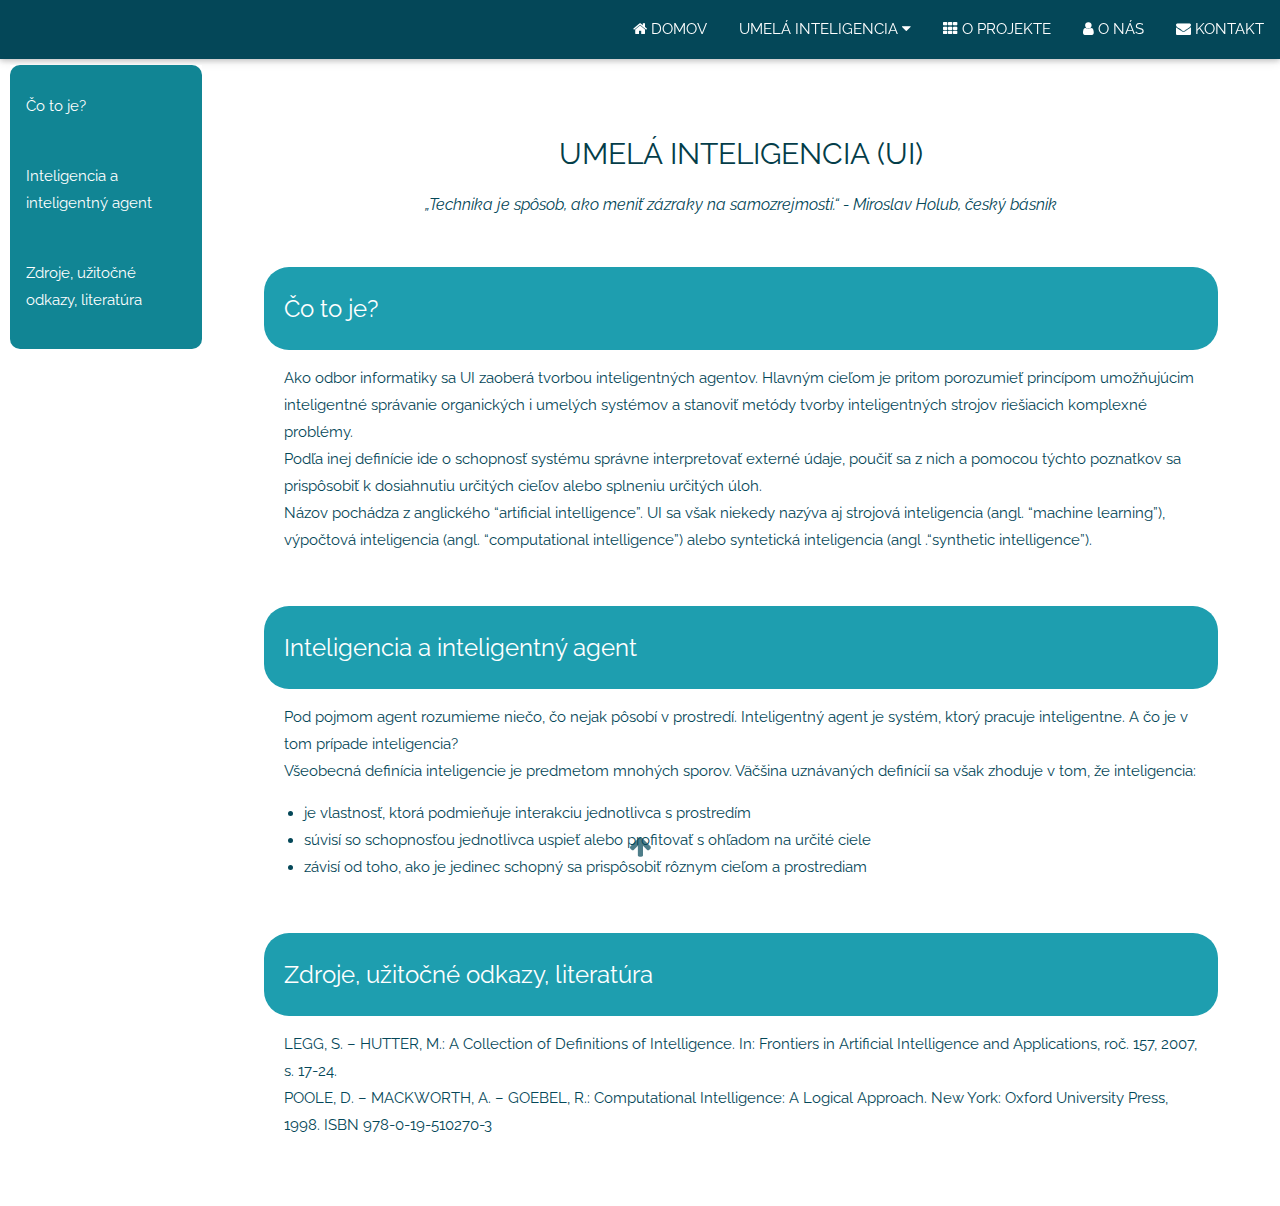
<file: uvod.html>
<!DOCTYPE html>
<html>
  <head>
    <title>Umelá inteligencia</title>
    <meta charset="UTF-8">
    <link rel="icon" href="/images/icon9.png" type="image/png">
    <meta name="viewport" content="width=device-width, initial-scale=1">
    <link rel="stylesheet" href="https://www.w3schools.com/w3css/4/w3.css">
    <link rel="stylesheet" href="https://fonts.googleapis.com/css?family=Raleway">
    <link rel="stylesheet" href="https://cdnjs.cloudflare.com/ajax/libs/font-awesome/4.7.0/css/font-awesome.min.css">
    <link href="style.css" rel="stylesheet">
    <script src="script.js"></script>
    <link href="https://fonts.googleapis.com/css?family=Montserrat&display=swap" rel="stylesheet">
    <link rel="manifest" href="manifest.json">
    <script>
      if ("serviceWorker" in navigator) {
        window.addEventListener("load", function () {
            navigator.serviceWorker.register("sw.js");
        });
      }
    </script>
  </head>

  <body>

    <!-- Navbar (ntb/pc screen) -->
    <div class="w3-top">
      <div class="w3-bar bgcol-0 w3-card" id="myNavbar">
        <div class="w3-right w3-hide-small w3-hide-medium">
        <a href="index.html#home" class="w3-bar-item w3-button"><i class="fa fa-home"></i> DOMOV</a>
        <div class="w3-dropdown-hover w3-mobile">
          <button class="w3-button">UMELÁ INTELIGENCIA <i class="fa fa-caret-down"></i></button>
          <div class="w3-dropdown-content w3-bar-block scbr">
            <a href="uvod.html" class="w3-bar-item w3-button w3-mobile">Úvod</a>
            <a href="uav.html" class="w3-bar-item w3-button w3-mobile">Úlohy a výzvy</a>
            <a href="sh.html" class="w3-bar-item w3-button w3-mobile">Stručná história</a>
            <a href="nv.html" class="w3-bar-item w3-button w3-mobile">Nástroje - Vyhľadávanie</a>
            <a href="ns.html" class="w3-bar-item w3-button w3-mobile">Nástroje - Strojové učenie a UNS</a>
            <a href="nl.html" class="w3-bar-item w3-button w3-mobile">Nástroje - Logika</a>
            <a href="in.html" class="w3-bar-item w3-button w3-mobile">Iné nástroje UI</a>
          </div>
        </div>
          <a href="index.html#work" class="w3-bar-item w3-button"><i class="fa fa-th"></i> O PROJEKTE</a>
          <a href="index.html#team" class="w3-bar-item w3-button"><i class="fa fa-user"></i> O NÁS</a>
          <a href="index.html#contact" class="w3-bar-item w3-button"><i class="fa fa-envelope"></i> KONTAKT</a>
        </div>
        <!-- Hide right-floated links on small screens and replace them with a menu icon -->

        <a href="javascript:void(0)" class="w3-bar-item w3-button w3-right w3-hide-large" onclick="w3_open()">
          <i class="fa fa-bars"></i>
        </a>
      </div>
    </div>

    <!-- Sidebar on small screens when clicking the menu icon -->
    <nav class="w3-sidebar w3-bar-block w3-black w3-card w3-animate-left w3-hide-large" style="display:none" id="mySidebar">
      <a href="javascript:void(0)" onclick="w3_close()" class="w3-bar-item w3-button w3-large w3-padding-16">Close ×</a>
      <a href="index.html#home" onclick="w3_close()" class="w3-bar-item w3-button">DOMOV</a>
      <div class="w3-dropdown-hover w3-mobile">
        <button class="w3-button">UMELÁ INTELIGENCIA <i class="fa fa-caret-down"></i></button>
        <div class="w3-dropdown-content w3-bar-block scbr">
          <a href="uvod.html" class="w3-bar-item w3-button w3-mobile">Úvod</a>
          <a href="uav.html" class="w3-bar-item w3-button w3-mobile">Úlohy a výzvy</a>
          <a href="sh.html" class="w3-bar-item w3-button w3-mobile">Stručná história</a>
          <a href="nv.html" class="w3-bar-item w3-button w3-mobile">Nástroje - Vyhľadávanie</a>
          <a href="ns.html" class="w3-bar-item w3-button w3-mobile">Nástroje - Strojové učenie a UNS</a>
          <a href="nl.html" class="w3-bar-item w3-button w3-mobile">Nástroje - Logika</a>
          <a href="in.html" class="w3-bar-item w3-button w3-mobile">Iné nástroje UI</a>
        </div>
      </div>
      <a href="index.html#work" onclick="w3_close()" class="w3-bar-item w3-button">O PROJEKTE</a>
      <a href="index.html#team" onclick="w3_close()" class="w3-bar-item w3-button">O NÁS</a>
      <a href="index.html#contact" onclick="w3_close()" class="w3-bar-item w3-button">KONTAKT</a>
    </nav>

<!-- content -->
     <div id="main">

       <div class="w3-sidebar w3-bar-block" id="nav">
         <div id="sideNav">
           <!-- Navbar (ntb/pc screen) -->
           <div class="w3-hide-small w3-hide-medium">
             <a href="#ctj" class="w3-bar-item w3-button">Čo to je?</a> <br>
             <a href="#iaia" class="w3-bar-item w3-button">Inteligencia a inteligentný agent</a> <br>
             <a href="#zao" class="w3-bar-item w3-button">Zdroje, užitočné odkazy, literatúra</a> <br>
           </div>
           <!-- Hide right-floated links on small screens and replace them with a menu icon -->
           <a href="javascript:void(0)" class="w3-bar-item w3-button w3-right w3-hide-large" onclick="s_open()">
             <i class="fa fa-bars"></i>
           </a>
         </div>
       </div>

       <!-- Sidebar on small screens when clicking the menu icon -->
       <nav class="w3-sidebar w3-bar-block w3-black w3-card w3-animate-left w3-hide-large" style="display:none" id="Sidebar">
         <a href="javascript:void(0)" onclick="s_close()" class="w3-bar-item w3-button w3-large w3-padding-16">Close ×</a>
         <a href="#ctj" onclick="s_close()" class="w3-bar-item w3-button">Čo to je?</a> <br>
         <a href="#iaia" onclick="s_close()" class="w3-bar-item w3-button">Inteligencia a inteligentný agent</a> <br>
         <a href="#zao" onclick="s_close()" class="w3-bar-item w3-button">Zdroje, užitočné odkazy, literatúra</a>
       </nav>


       <!-- text -->
       <div class="bgcol-2" id="content">
           <h2 class="w3-center">UMELÁ INTELIGENCIA (UI)</h2>
           <h6 class="w3-center"><i>„Technika je spôsob, ako meniť zázraky na samozrejmosti.“ - Miroslav Holub, český básnik</i></h6> <br>

           <span id="ctj" class="spanPad"></span>
           <h3>Čo to je?</h3>
           <p>
             Ako odbor informatiky sa UI zaoberá tvorbou inteligentných agentov. Hlavným cieľom je pritom porozumieť princípom umožňujúcim inteligentné správanie organických i umelých systémov a stanoviť metódy tvorby inteligentných strojov riešiacich komplexné problémy. <br>
             Podľa inej definície ide o schopnosť systému správne interpretovať externé údaje, poučiť sa z nich a pomocou týchto poznatkov sa prispôsobiť k dosiahnutiu určitých cieľov alebo splneniu určitých úloh. <br>
             Názov pochádza z anglického “artificial intelligence”. UI sa však niekedy nazýva aj strojová inteligencia (angl. “machine learning”), výpočtová inteligencia (angl. “computational intelligence”) alebo syntetická inteligencia (angl .“synthetic intelligence”). <br>
           </p> <br>

           <span id="iaia" class="spanPad"></span>
           <h3>Inteligencia a inteligentný agent</h3>
           <p>
             Pod pojmom agent rozumieme niečo, čo nejak pôsobí v prostredí. Inteligentný agent je systém, ktorý pracuje inteligentne. A čo je v tom prípade inteligencia? <br>
             Všeobecná definícia inteligencie je predmetom mnohých sporov. Väčšina uznávaných definícií sa však zhoduje v tom, že inteligencia: <br>
             <ul>
               <li>je vlastnosť, ktorá podmieňuje interakciu jednotlivca s prostredím</li>
               <li>súvisí so schopnosťou jednotlivca uspieť alebo profitovať s ohľadom na určité ciele</li>
               <li>závisí od toho, ako je jedinec schopný sa prispôsobiť rôznym cieľom a prostrediam</li>
             </ul>
           </p> <br>

           <span id="zao" class="spanPad"></span>
           <h3>Zdroje, užitočné odkazy, literatúra</h3>
           <p>
             LEGG, S. – HUTTER, M.: A Collection of Definitions of Intelligence. In: Frontiers in Artificial Intelligence and Applications, roč. 157, 2007, s. 17-24. <br>
             POOLE, D. – MACKWORTH, A. – GOEBEL, R.: Computational Intelligence: A Logical Approach. New York: Oxford University Press, 1998. ISBN 978-0-19-510270-3 <br>
           </p>

       </div>

     </div>





    <!-- Footer -->
    <footer class="w3-xlarge w3-center w3-padding-32 w3-bottom">
      <a href="#main" class="w3-center arrow w3-circle"><i class="fa fa-arrow-up w3-center"></i></a>
    <!--
        <div class="w3-xlarge w3-section">
        <i class="fa fa-facebook-official w3-hover-opacity"></i>
        <i class="fa fa-instagram w3-hover-opacity"></i>
        <i class="fa fa-snapchat w3-hover-opacity"></i>
        <i class="fa fa-pinterest-p w3-hover-opacity"></i>
        <i class="fa fa-twitter w3-hover-opacity"></i>
        <i class="fa fa-linkedin w3-hover-opacity"></i>
      </div> -->
    </footer>

    <script>

    // Toggle between showing and hiding the sidebar when clicking the menu icon
    var mySidebar = document.getElementById("mySidebar");

    function w3_open() {
      if (mySidebar.style.display === 'block') {
        mySidebar.style.display = 'none';
      } else {
        mySidebar.style.display = 'block';
      }
    }

    // Close the sidebar with the close button
    function w3_close() {
        mySidebar.style.display = "none";
    }

    var sidebar = document.getElementById("Sidebar");

    function s_open() {
      if (sidebar.style.display === 'block') {
        sidebar.style.display = 'none';
      } else {
        sidebar.style.display = 'block';
      }
    }

    // Close the sidebar with the close button
    function s_close() {
        sidebar.style.display = "none";
    }

    </script>

  </body>
</html>
</file>
<file: presentation/style.css>
body,h1,h2,h3,h4,h5,h6 {font-family: "Raleway", sans-serif}

body, html {
  height: 100%;
  line-height: 1.8;
  font-size: 1.5em;
  color: White;
  background-color: #118594; 
  background-repeat: no-repeat;
  background-image: linear-gradient(to bottom right, #043d49, #044758, #118594, #1e9eaf, #4ec9d1);
}

.title { 
    line-height: 0;
    position: absolute;
    top: 40%;
    left: 50%;
    transform: translate(-50%, -50%);
    width: 100%;
    text-align: center;
    word-break: break-all;
}

.titleText {
    font-size: 1.8em;
    line-height: 0;
    word-spacing: 5px;
}

.ttContent {
    margin-bottom: 0%;
    padding: 0%;
}

.author {
    position: fixed;
    width: 100%;
    bottom: 0;
    line-height: 1.2em;
    padding-left: 2%;
}

hr {
    width: 50%;
    align-self: center;
    border: 2px solid white;
    border-radius: 5px;
    margin-left: 25%;
    margin-right: 25%;
    margin-top: 0%;
    margin-bottom: 0%;
}

.navbar {
    position: fixed;
    width: 100%;
    bottom: 0;
    color: white;
}
  
.navArrow {
    opacity: 0.7;
    float: right;
    margin: 5px;
}
  
.navArrow:hover {
    opacity: 1;
}

.logo {
    height: 200px;
    width: auto;
}

.text {
    padding-top: 13%;
}

.text2 {
    padding-top: 5%;
}

.text3 {
    padding-top: 3%;
}

.padText {
    color: transparent;
}

video {
    width: 80%;
    height: 70%;
    padding-left: 20%;
}

.hidden{
	display: none;
}

.shown{
	display: contents;
}
</file>
<file: style.css>
body,h1,h2,h3,h4,h5,h6 {font-family: "Raleway", sans-serif}

body, html {
  height: 100%;
  line-height: 1.8;
  color: White;
}

html {
  scroll-behavior: smooth;
}

footer {
  background-color: transparent;
}

/* Full height image header */
.bgimg-1 {
  background-position: center;
  background-size: cover;
  background-image: url("images/ai-bg.jpg");
  height: 100%;
  background-repeat: no-repeat;
  background-position: center;
}

.bgcol-0 {
  background-color: #044758;
}

.bgcol-1 {
  background-color: #076579;
}

.bgcol-2 {
  background-color: white;
  color: #044758;
  padding: 52px;
}

.w3-bar .w3-button {
  padding: 16px;
}

.copy {
  text-align: center;
  height: 5%;
}

.buttons {
  background-color: #39bfc8
}

.n3 {
  display: block;
  font-size: 1.17em;
  margin-top: 1em;
  margin-bottom: 1em;
  margin-left: 0;
  margin-right: 0;
  font-weight: bold;
}

h2 {
  color: #043d49;
}

h3 {
  color: white;
  border-radius: 25px;
  background: #1e9eaf;
  padding: 20px;
}

p {
  font-size: 1em;
  padding-left: 20px;
  padding-right: 20px;
}

#sideNav {
  background-color: #118594;
  padding-top: 20px;
  border-radius: 10px;
}

#main {
  padding-top: 65px;
  padding-bottom: 50px;
  padding-left: 10px;
  padding-right: 10px;
}

.arrow {
  background-color: transparent;
  opacity: 0.7;
  color: #044758;
}

.arrow:hover {
  background-color: transparent;
  color: #044758;
  opacity: 1;
}

.arrowM {
  background-color: transparent;
  opacity: 0.7;
  color: #ffffff;
}

.arrowM:hover {
  background-color: transparent;
  color: #ffffff;
  opacity: 1;
}

.spanPad {
  display: block;
  position: relative;
  top: -65px;
  visibility: hidden;
}

.gif {
  width: 98%;
  height: auto;
}

.podtema {
  font-size: 0.8em;
}

#quote {
  color: white;
  background-color: transparent;
  text-align: center;
  width: 25%;
  float: left;
  padding-top: 10%;
  padding-left: 2%;
}

#Sidebar {
  z-index: 999;
}

#mySidebar {
  z-index: 999;
}

#name {
  font-size: 130%;
  float: right;
  padding-bottom: 10%;
}

#Quo {
  font-size: 180%;
}

#moreAI {
  color: white;
  background-color: transparent;
  border-style: solid;
  border-color: white;
  border-width: medium;
  font-size: 130%;
  padding-top: 4px;
  padding-left: 7px;
  padding-right: 7px;
  padding-bottom: 4px;
  z-index: 999;
}

#moreAI:hover {
  background-color: #043d49;
  border-color: #043d49;
  cursor: pointer;
}


#nav {
  width: 15%;
  float: left;
}

#content {
  width: 84%;
  float: right;
}

.center-I {
  display: block;
  margin-left: auto;
  margin-right: auto;
  width: 40%;
  height: auto;
}

.center-T {
  text-align: center;
  width: 100%;
}

.layout-T {
  width: 70%;
  float: left;
}

.layout-I {
  width: 29%;
  float: right;
}

.code {
  background-color: #f2f2f2;
  font-family: "Courier New", Courier, monospace;
  padding-left: 10px;
}

.comment {
  color: #077692;
  padding: 0px;
}

.modal {
  display: none;
  position: fixed;
  z-index: 998;
  left: 0;
  top: 0;
  width: 100%;
  height: 100%;
  overflow: auto;
  background-color: rgb(0,0,0);
  background-color: rgba(0,0,0,0.4);
  overflow-y: auto !important;
}

.modal-content {
  background-color: #ebe4f2;
  margin: 5% auto;
  padding: 20px;
  border: 1px solid #ebe4f2;
  border-radius: 8px;
  width: 40%;
  color: #076579;
  text-align: center;
  z-index: 999;
}

.close_m {
  color: #39bfc8;
  float: right;
  font-size: 28px;
  font-weight: bold;
}

.close_m:hover,
.close_m:focus {
  color: #076579;
  text-decoration: none;
  cursor: pointer !important;
}

.avatar {
  vertical-align: middle;
  width: 30%;
  height: 30%;
  border-radius: 50%;
}

/* ------------------------------------------------------ MEDIA ------------------------------------------------- */

@media screen and (max-width: 992px) {

  h3 {
    padding: 5px;
    font-size: 1.12em;
    text-align: center;
  }

  .center-I {
    display: block;
    margin-left: auto;
    margin-right: auto;
    width: 70%;
    height: auto;
  }

  .layout-T {
    width: 100%;
    float: none;
  }

  .layout-I {
    display: block;
    margin-left: auto;
    margin-right: auto;
    width: 70%;
    height: auto;
    float: none;
  }

  #myNavbar {
    height: 55px;
  }

  #sideNav {
    width: 100%;
    position: fixed;
    top: 55px;
    z-index: 1;
    padding-top: 0px
  }

  #nav {
    width: 100%;
    z-index: 1;
  }

  #content {
    width: 100%;
    top: 80px;
    z-index: 999;
    padding-left: 10px;
    padding-right: 10px;
  }

  #main {
    padding-top: 65px;
    padding-bottom: 50px;
    padding-left: 0px;
    padding-right: 0px;
  }

  .w3-sidebar {
    background-color: transparent;
  }

  .spanPad {
    display: block;
    position: relative;
    top: -110px;
    visibility: hidden;
  }

  #Sidebar {
    z-index: 999;
  }

  #mySidebar {
    z-index: 999;
  }

  .modal-content {
    width: 60%;
  }
}

@media screen and (max-width: 1120px) , screen and (max-height: 380px) {
  #name {
    font-size: 90%;
    float: right;
    padding-bottom: 10%;
  }

  #Quo {
    font-size: 110%;
  }

  #Sidebar {
    z-index: 999;
  }

  #mySidebar {
    z-index: 999;
  }

  #moreAI {
    font-size: 110%;
    color: white;
    background-color: transparent;
    border-style: solid;
    border-color: white;
    border-width: medium;
    padding-top: 4px;
    padding-left: 7px;
    padding-right: 7px;
    padding-bottom: 4px;
    z-index: 999;
  }

  #moreAI:hover {
    background-color: #043d49;
    border-color: #043d49;
    cursor: pointer;
  }
}

@media screen and (max-width: 825px) , screen and (max-height: 165px) {
  #name {
    font-size: 70%;
    float: right;
    padding-bottom: 10%;
  }

  #Sidebar {
    z-index: 999;
  }

  #mySidebar {
    z-index: 999;
  }

  #Quo {
    font-size: 90%;
  }

  #moreAI {
    font-size: 90%;
    color: white;
    background-color: transparent;
    border-style: solid;
    border-color: white;
    border-width: medium;
    padding-top: 4px;
    padding-left: 7px;
    padding-right: 7px;
    padding-bottom: 4px;
    z-index: 999;
  }

  #moreAI:hover {
    background-color: #043d49;
    border-color: #043d49;
    cursor: pointer;
  }
}

@media screen and (max-width: 750px) {
  .modal-content {
    width: 70%;
  }
}

@media screen and (max-width: 615px) , screen and (max-height: 165px) {
  #name {
    font-size: 50%;
    float: right;
    padding-bottom: 10%;
  }

  #Sidebar {
    z-index: 999;
  }

  #mySidebar {
    z-index: 999;
  }

  #Quo {
    font-size: 70%;
  }

  #moreAI {
    font-size: 70%;
    color: white;
    background-color: transparent;
    border-style: solid;
    border-color: white;
    border-width: medium;
    padding-top: 4px;
    padding-left: 7px;
    padding-right: 7px;
    padding-bottom: 4px;
    z-index: 999;
  }

  #moreAI:hover {
    background-color: #043d49;
    border-color: #043d49;
    cursor: pointer;
  }

  #quote {
    color: white;
    background-color: transparent;
    text-align: center;
    width: 25%;
    float: left;
    padding-top: 15%;
    padding-left: 2%;
  }
  .modal-content {
    width: 75%;
  }
}

@media screen and (max-width: 505px) , screen and (max-height: 165px) {
  #nav {
    width: 100%;
    float: left;
  }

  #Sidebar {
    z-index: 999;
  }

  #mySidebar {
    z-index: 999;
  }

  #content {
    width: 100%;
    float: right;
  }
}
</file>
